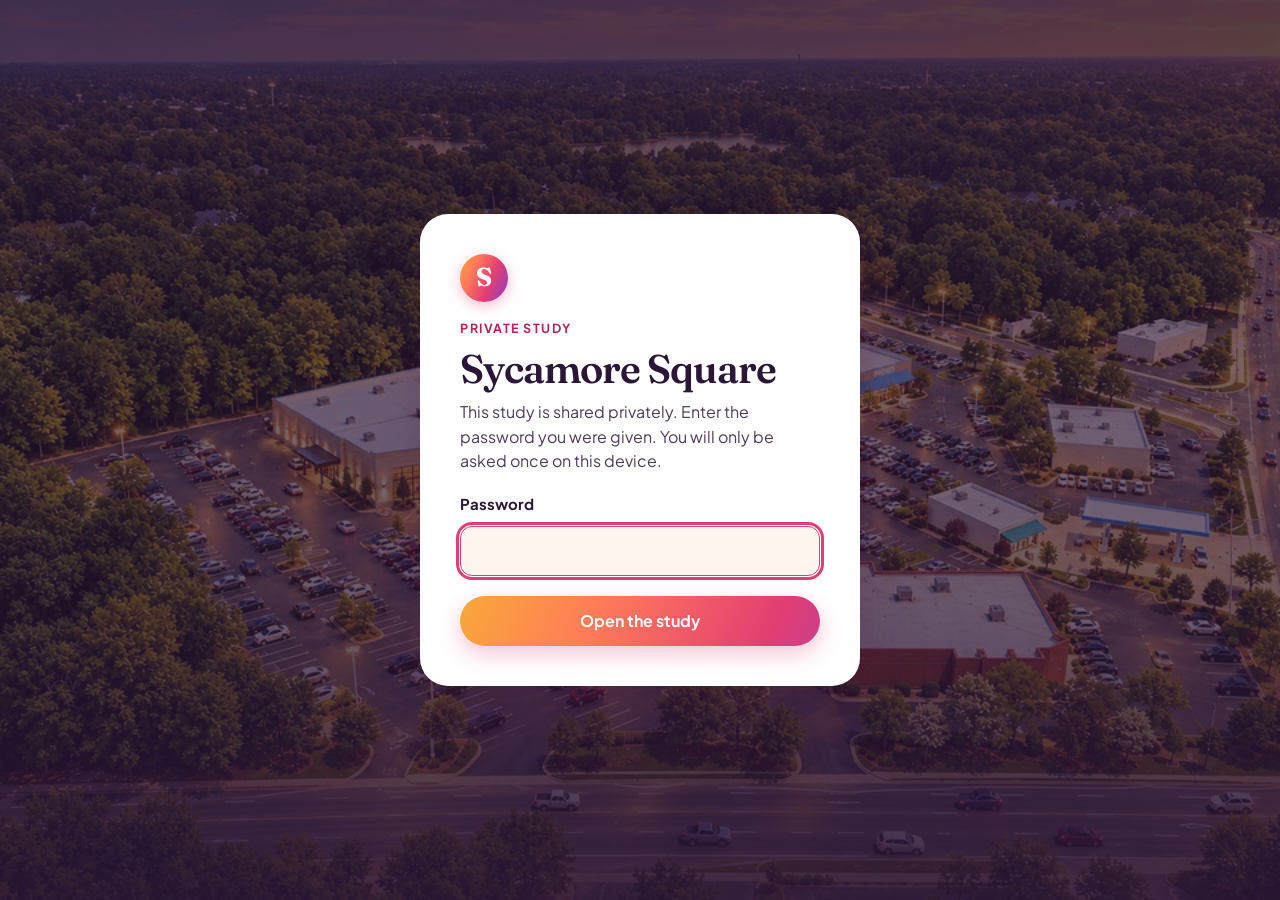
<file: index.html>
<!DOCTYPE html>
<html lang="en" class="no-js">
<head>
  <meta charset="utf-8">
  <meta name="viewport" content="width=device-width, initial-scale=1">
  <title>Sycamore Square — Redevelopment Study</title>
  <meta name="description" content="A 127,634 SF building on about 11.7 acres in northeast Memphis, planned as a wedding and event destination with family entertainment, retail and a fuel pad.">
  <meta name="robots" content="noindex,nofollow">
  <meta name="theme-color" content="#FFF7EF">
  <meta property="og:type" content="website">
  <meta property="og:title" content="Sycamore Square — Redevelopment Study">
  <meta property="og:description" content="A 127,634 SF building on 11.72 acres in northeast Memphis, planned as a wedding and event destination with family entertainment and retail.">
  <meta property="og:image" content="https://aimenalt.github.io/sycamore-square/assets/img/hero-aerial-1600.jpg">
  <meta property="og:image:width" content="1600">
  <meta property="og:image:height" content="900">
  <meta property="og:url" content="https://aimenalt.github.io/sycamore-square/">
  <meta name="twitter:card" content="summary_large_image">
  <link rel="icon" href="assets/img/favicon.svg" type="image/svg+xml">
  <link rel="preconnect" href="https://fonts.googleapis.com">
  <link rel="preconnect" href="https://fonts.gstatic.com" crossorigin>
  <link rel="preload" as="style" href="https://fonts.googleapis.com/css2?family=Fraunces:opsz,wght@9..144,500..700&amp;family=Plus+Jakarta+Sans:wght@400..800&amp;display=swap">
  <link rel="stylesheet" href="https://fonts.googleapis.com/css2?family=Fraunces:opsz,wght@9..144,500..700&amp;family=Plus+Jakarta+Sans:wght@400..800&amp;display=swap" media="print" onload="this.media='all'">
  <noscript><link rel="stylesheet" href="https://fonts.googleapis.com/css2?family=Fraunces:opsz,wght@9..144,500..700&amp;family=Plus+Jakarta+Sans:wght@400..800&amp;display=swap"></noscript>
  <link rel="preload" as="image" href="assets/img/hero-aerial-1600.jpg" imagesrcset="assets/img/hero-aerial-800.jpg 800w, assets/img/hero-aerial-1200.jpg 1200w, assets/img/hero-aerial-1600.jpg 1600w" imagesizes="100vw">
  <link rel="stylesheet" href="assets/css/styles.css">
  <script>document.documentElement.className = 'js';</script>
  <script src="assets/js/gate-head.js"></script>
  <script src="assets/js/main.js" defer></script>
  <script src="assets/js/gate.js" defer></script>
</head>
<body class="landing-page">
  <a class="skip-link" href="#main">Skip to content</a>

  <header class="site-header">
    <div class="header-inner">
      <a class="wordmark" href="index.html"><span class="wordmark-mark" aria-hidden="true">S</span><span class="wordmark-text">Sycamore Square</span><span class="visually-hidden"> (home)</span></a>
      <nav class="page-nav" aria-label="Pages">
        <ul class="page-list">
          <li><a href="index.html" class="page-home" aria-current="page"><svg class="page-home-icon" viewBox="0 0 24 24" width="20" height="20" aria-hidden="true" focusable="false"><path d="M3.5 10.6 12 3.5l8.5 7.1V20a1 1 0 0 1-1 1h-5v-6.2h-5V21h-5a1 1 0 0 1-1-1v-9.4Z" fill="currentColor"/></svg><span class="page-home-label">Home</span></a></li>
          <li><a href="overview.html">Overview</a></li>
          <li><a href="legal.html">Legal<span class="page-long"> findings</span></a></li>
          <li><a href="feasibility.html">Feasibility</a></li>
          <li><a href="auction.html"><span class="page-short">Auction</span><span class="page-full">Before the auction</span></a></li>
        </ul>
      </nav>
      <a class="header-cta" href="overview.html#documents"><svg viewBox="0 0 24 24" width="18" height="18" aria-hidden="true" focusable="false"><path d="M6 2h8l6 6v12a2 2 0 0 1-2 2H6a2 2 0 0 1-2-2V4a2 2 0 0 1 2-2Zm7 1.5V9h5.5L13 3.5ZM8 13v2h8v-2H8Zm0 4v2h5v-2H8Z" fill="currentColor"/></svg>Documents</a>
    </div>
  </header>

  <main id="main" tabindex="-1">

    <!-- FRONT DOOR -->
    <section id="top" class="landing-hero" aria-labelledby="landing-title">
      <figure class="landing-figure">
        <img class="landing-bg" src="assets/img/hero-aerial-1600.jpg" srcset="assets/img/hero-aerial-800.jpg 800w, assets/img/hero-aerial-1200.jpg 1200w, assets/img/hero-aerial-1600.jpg 1600w" sizes="100vw" width="1600" height="900" fetchpriority="high" decoding="async" alt="AI-generated concept image of Sycamore Square from above Summer Avenue at golden hour: the event halls at the south end with their EVENT HALLS entrance, the indoor playground in the middle, the shops at the north end, the parking field, and the new fuel canopy and convenience store on the corner">
        <figcaption class="landing-caption">AI-generated concept image based on the R4.2 3D model, not a photograph.</figcaption>
      </figure>
      <div class="wrap landing-inner">
        <p class="eyebrow landing-eyebrow">REDEVELOPMENT STUDY · OCTOBER 2026</p>
        <h1 id="landing-title">Sycamore Square</h1>
        <p class="landing-lead">A 127,634 SF building on about 11.7 acres in northeast Memphis, planned as a wedding and event destination with family entertainment, retail and a fuel pad.</p>
        <p class="landing-address">1699–1735 Sycamore View Rd · 5800 &amp; 5810 Summer Ave · Memphis, TN 38134</p>
      </div>
    </section>

    <!-- FOUR CHOICES -->
    <section class="landing-choices" aria-labelledby="choices-title">
      <div class="wrap">
        <h2 id="choices-title" class="visually-hidden">Where to start</h2>
        <ul class="choice-grid">
          <li>
            <a class="choice-card" href="overview.html">
              <span class="choice-icon" aria-hidden="true"><svg viewBox="0 0 24 24" width="26" height="26" focusable="false"><path d="M9 4 3.5 6v14L9 18l6 2 5.5-2V4L15 6 9 4Zm0 0v14m6-12v14" fill="none" stroke="currentColor" stroke-width="2" stroke-linejoin="round"/></svg></span>
              <span class="choice-title">Overview</span>
              <span class="choice-desc">The site, the plan for Hall A and Hall B, the 3D model, fuel options and every document.</span>
              <span class="choice-go" aria-hidden="true">Open<svg viewBox="0 0 24 24" width="18" height="18" focusable="false"><path d="M5 12h13m-5-5 5 5-5 5" fill="none" stroke="currentColor" stroke-width="2.2" stroke-linecap="round" stroke-linejoin="round"/></svg></span>
            </a>
          </li>
          <li>
            <a class="choice-card" href="legal.html">
              <span class="choice-icon" aria-hidden="true"><svg viewBox="0 0 24 24" width="26" height="26" focusable="false"><path d="M12 3v18M7 21h10M4 8h16M6.5 8 3.5 14a3 3 0 0 0 6 0L6.5 8Zm11 0-3 6a3 3 0 0 0 6 0l-3-6ZM12 3.5 9.5 5h5L12 3.5Z" fill="none" stroke="currentColor" stroke-width="2" stroke-linecap="round" stroke-linejoin="round"/></svg></span>
              <span class="choice-title">Legal findings</span>
              <span class="choice-desc">Zoning, flood, parcels and approvals: what the public record says and what is still open.</span>
              <span class="choice-go" aria-hidden="true">Open<svg viewBox="0 0 24 24" width="18" height="18" focusable="false"><path d="M5 12h13m-5-5 5 5-5 5" fill="none" stroke="currentColor" stroke-width="2.2" stroke-linecap="round" stroke-linejoin="round"/></svg></span>
            </a>
          </li>
          <li>
            <a class="choice-card" href="feasibility.html">
              <span class="choice-icon" aria-hidden="true"><svg viewBox="0 0 24 24" width="26" height="26" focusable="false"><path d="M4 20h16M7 16v-5m5 5V7m5 9v-8" fill="none" stroke="currentColor" stroke-width="2.2" stroke-linecap="round"/></svg></span>
              <span class="choice-title">Feasibility</span>
              <span class="choice-desc">Five ways to use the building: what each costs to build, earns each year and how long it takes to earn back.</span>
              <span class="choice-go" aria-hidden="true">Open<svg viewBox="0 0 24 24" width="18" height="18" focusable="false"><path d="M5 12h13m-5-5 5 5-5 5" fill="none" stroke="currentColor" stroke-width="2.2" stroke-linecap="round" stroke-linejoin="round"/></svg></span>
            </a>
          </li>
          <li>
            <a class="choice-card" href="auction.html">
              <span class="choice-icon" aria-hidden="true"><svg viewBox="0 0 24 24" width="26" height="26" focusable="false"><path d="M4 7a2 2 0 0 1 2-2h12a2 2 0 0 1 2 2v12a2 2 0 0 1-2 2H6a2 2 0 0 1-2-2V7Zm0 3h16M8 3v4m8-4v4m-7 8 2 2 4-4" fill="none" stroke="currentColor" stroke-width="2" stroke-linecap="round" stroke-linejoin="round"/></svg></span>
              <span class="choice-title">Before and during the auction</span>
              <span class="choice-desc">What to find out now, which inspections to book, and what to watch on 2–4 November.</span>
              <span class="choice-go" aria-hidden="true">Open<svg viewBox="0 0 24 24" width="18" height="18" focusable="false"><path d="M5 12h13m-5-5 5 5-5 5" fill="none" stroke="currentColor" stroke-width="2.2" stroke-linecap="round" stroke-linejoin="round"/></svg></span>
            </a>
          </li>
        </ul>

        <section class="send-tier" id="send" aria-labelledby="send-title">
          <div class="send-head">
            <p class="eyebrow">WHAT TO SEND TO WHOM</p>
            <h2 id="send-title">The four sets that were asked for</h2>
            <p>Each set names the files to send for the buying group. Correspondence the group writes itself is marked.</p>
          </div>
          <ul class="send-sets">
            <li>
              <div class="status-card send-card">
                <h3>Engineering firm</h3>
                <p>To submit to an engineering firm to confirm the plans. The engineers document the building’s existing condition at their own site visit.</p>
                <ul class="bullets">
                <li><a href="docs/Sycamore_Square_Engineering_and_City_PreApplication_Package.pdf">Engineering and City pre-application package</a></li>
                <li><a href="docs/Sycamore_Square_Master_Plan_R4.2.pdf">Master plan set, R4.2</a></li>
                <li><a href="docs/Sycamore_Square_Alternative_Layout_Halls_North.pdf">Alternative layout: halls north, stores south</a></li>
                <li><a href="docs/Sycamore_Square_Georeferenced_R4.2.dxf">Georeferenced CAD base (DXF)</a></li>
                <li><a href="docs/Sycamore_Square_Column_Removal_Research.pdf">Removing the hall columns</a> (for the structural engineer)</li>
                <li><a href="docs/Sycamore_Square_1997_Sitel_Plans_A2.1_A2.2.pdf">1997 Sitel tenant plans, A2.1 and A2.2</a></li>
                <li>A cover letter with contacts, building access and the 2–4 Nov auction deadline <span class="send-own">(correspondence from the buying group; not on this site)</span></li>
                </ul>
              </div>
            </li>
            <li>
              <div class="status-card send-card">
                <h3>City meeting</h3>
                <p>For a meeting with the City to verify everything: zoning, flood, drainage, fire and the approval route.</p>
                <ul class="bullets">
                <li><a href="docs/Sycamore_Square_Engineering_and_City_PreApplication_Package.pdf">Engineering and City pre-application package</a>, printed</li>
                <li><a href="docs/Sycamore_Square_Master_Plan_R4.2.pdf">Master plan set, R4.2</a>, printed at 36 × 24 in</li>
                <li><a href="docs/Sycamore_Square_Alternative_Layout_Halls_North.pdf">Alternative layout: halls north, stores south</a></li>
                <li><a href="docs/Sycamore_Square_Georeferenced_R4.2.dxf">Georeferenced CAD base (DXF)</a>, sent a week ahead</li>
                <li>The meeting request to the Division of Planning and Development <span class="send-own">(correspondence from the buying group; not on this site)</span></li>
                </ul>
                <p class="send-leave"><strong>Leave out the Legal and regulatory findings.</strong> It is the buying group’s own due-diligence memo; every question it raises for the City is already in the package.</p>
              </div>
            </li>
            <li>
              <div class="status-card send-card">
                <h3>Investors: landlord case</h3>
                <p>The numbers for investors with the buying group as landlord, not operator: every space leased out.</p>
                <ul class="bullets">
                <li><a href="docs/Sycamore_Square_Feasibility_Landlord_View.pdf">Landlord view: lease everything</a></li>
                <li><a href="docs/Sycamore_Square_Master_Plan_R4.2.pdf">Master plan set, R4.2</a> (sheet C-2 shows the site)</li>
                <li><a href="docs/Sycamore_Square_Legal_and_Regulatory_Findings.pdf">Legal and regulatory findings</a> (zoning, flood, parcels)</li>
                </ul>
              </div>
            </li>
            <li>
              <div class="status-card send-card">
                <h3>Investors: owner-run case</h3>
                <p>The numbers with the buying group as operator, for each part. Send the two studies together.</p>
                <ul class="bullets">
                <li><a href="docs/Sycamore_Square_Feasibility_Operator_View.pdf">Operator view: the owner-run project and each business</a></li>
                <li><a href="docs/Sycamore_Square_Options_Compared.pdf">Development options compared</a></li>
                <li><a href="docs/Sycamore_Square_Master_Plan_R4.2.pdf">Master plan set, R4.2</a> (sheet C-2 shows the site)</li>
                <li><a href="docs/Sycamore_Square_Legal_and_Regulatory_Findings.pdf">Legal and regulatory findings</a> (zoning, flood, parcels)</li>
                </ul>
              </div>
            </li>
          </ul>
        </section>
        <p class="landing-links"><a href="overview.html#documents">Every document (PDF)</a><span aria-hidden="true"> · </span><a href="docs/Sycamore_Square_All_PDFs_R4.3.zip" download>Download all PDFs (ZIP)</a></p>
      </div>
    </section>
  </main>

  <footer class="site-footer">
    <div class="wrap">
      <p class="footer-mark">SYCAMORE SQUARE</p>
      <p>Conceptual planning study from public records and desk research. Not for construction, permits or conveyance, and not an offer of securities.</p>
    </div>
  </footer>
</body>
</html>
</file>
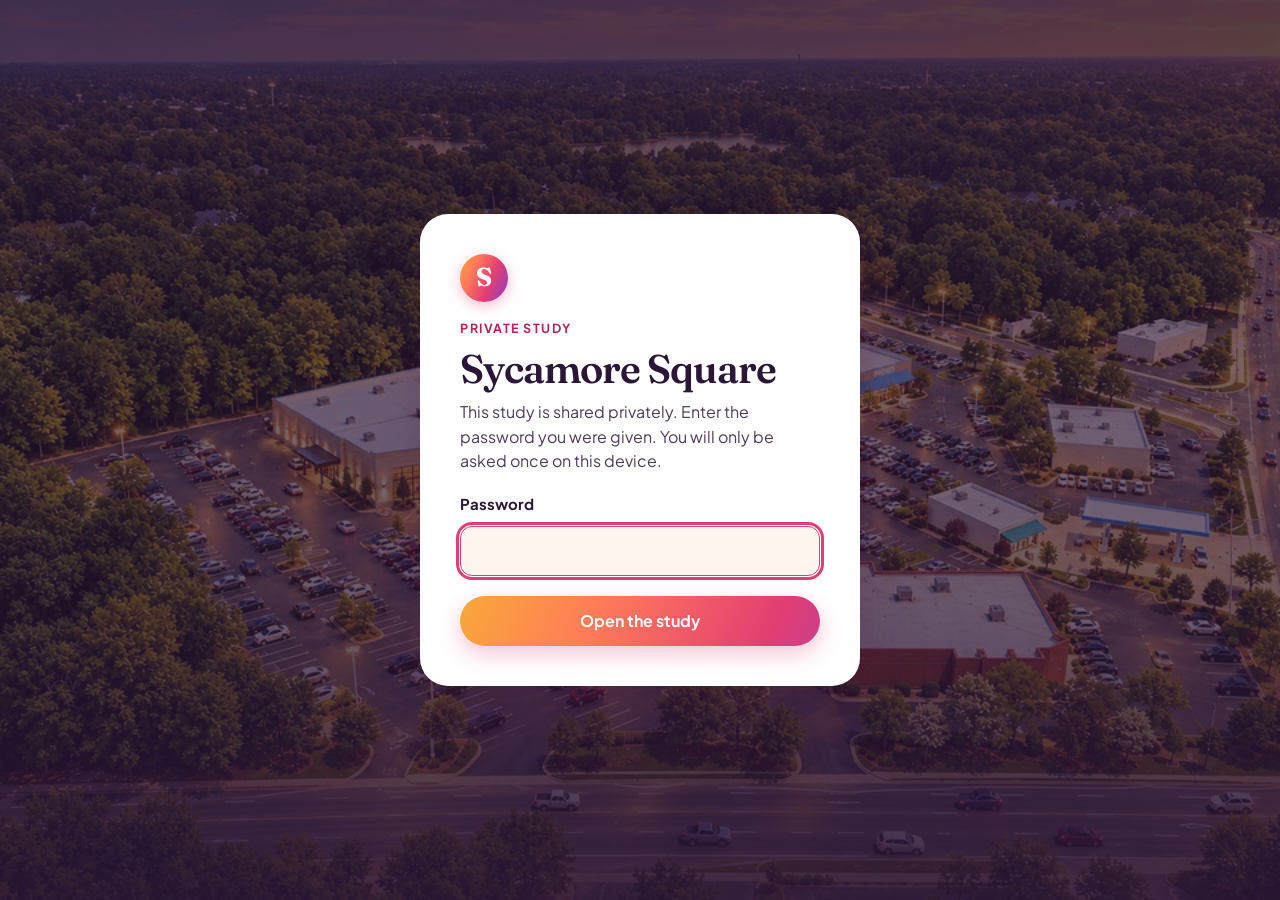
<file: auction.html>
<!DOCTYPE html>
<html lang="en" class="no-js">
<head>
  <meta charset="utf-8">
  <meta name="viewport" content="width=device-width, initial-scale=1">
  <title>Sycamore Square — Before and during the auction</title>
  <meta name="description" content="What to check before bidding on Sycamore Square: four questions that decide the plan, inspections to book, questions for the City and what to watch on the auction days.">
  <meta name="robots" content="noindex,nofollow">
  <meta name="theme-color" content="#FFF7EF">
  <meta property="og:type" content="article">
  <meta property="og:title" content="Sycamore Square — Before and during the auction">
  <meta property="og:description" content="What to check before bidding: the questions, inspections and auction-day steps.">
  <meta property="og:image" content="https://aimenalt.github.io/sycamore-square/assets/img/site-plan.jpg">
  <meta property="og:url" content="https://aimenalt.github.io/sycamore-square/auction.html">
  <link rel="icon" href="assets/img/favicon.svg" type="image/svg+xml">
  <link rel="preconnect" href="https://fonts.googleapis.com">
  <link rel="preconnect" href="https://fonts.gstatic.com" crossorigin>
  <link rel="preload" as="style" href="https://fonts.googleapis.com/css2?family=Fraunces:opsz,wght@9..144,500..700&amp;family=Plus+Jakarta+Sans:wght@400..800&amp;display=swap">
  <link rel="stylesheet" href="https://fonts.googleapis.com/css2?family=Fraunces:opsz,wght@9..144,500..700&amp;family=Plus+Jakarta+Sans:wght@400..800&amp;display=swap" media="print" onload="this.media='all'">
  <noscript><link rel="stylesheet" href="https://fonts.googleapis.com/css2?family=Fraunces:opsz,wght@9..144,500..700&amp;family=Plus+Jakarta+Sans:wght@400..800&amp;display=swap"></noscript>
  <link rel="stylesheet" href="assets/css/styles.css">
  <script>document.documentElement.className = 'js';</script>
  <script src="assets/js/gate-head.js"></script>
  <script src="assets/js/main.js" defer></script>
  <script src="assets/js/gate.js" defer></script>
</head>
<body class="auction-page">
  <a class="skip-link" href="#main">Skip to content</a>

  <header class="site-header">
    <div class="header-inner">
      <a class="wordmark" href="index.html"><span class="wordmark-mark" aria-hidden="true">S</span><span class="wordmark-text">Sycamore Square</span><span class="visually-hidden"> (home)</span></a>
      <nav class="page-nav" aria-label="Pages">
        <ul class="page-list">
          <li><a href="index.html" class="page-home"><svg class="page-home-icon" viewBox="0 0 24 24" width="20" height="20" aria-hidden="true" focusable="false"><path d="M3.5 10.6 12 3.5l8.5 7.1V20a1 1 0 0 1-1 1h-5v-6.2h-5V21h-5a1 1 0 0 1-1-1v-9.4Z" fill="currentColor"/></svg><span class="page-home-label">Home</span></a></li>
          <li><a href="overview.html">Overview</a></li>
          <li><a href="legal.html">Legal<span class="page-long"> findings</span></a></li>
          <li><a href="feasibility.html">Feasibility</a></li>
          <li><a href="auction.html" aria-current="page"><span class="page-short">Auction</span><span class="page-full">Before the auction</span></a></li>
        </ul>
      </nav>
      <a class="header-cta" href="overview.html#documents"><svg viewBox="0 0 24 24" width="18" height="18" aria-hidden="true" focusable="false"><path d="M6 2h8l6 6v12a2 2 0 0 1-2 2H6a2 2 0 0 1-2-2V4a2 2 0 0 1 2-2Zm7 1.5V9h5.5L13 3.5ZM8 13v2h8v-2H8Zm0 4v2h5v-2H8Z" fill="currentColor"/></svg>Documents</a>
    </div>
    <nav class="site-nav" aria-label="On this page">
      <div class="site-nav-inner">
        <button type="button" class="section-toggle" aria-expanded="false" aria-controls="section-menu"><span class="section-toggle-label">On this page</span><span class="section-current">Start</span><span class="section-all">All sections<span class="section-chevron" aria-hidden="true"><svg viewBox="0 0 24 24" width="18" height="18" focusable="false"><path d="m6 9 6 6 6-6" fill="none" stroke="currentColor" stroke-width="2.4" stroke-linecap="round" stroke-linejoin="round"/></svg></span></span></button>
        <div class="section-menu" id="section-menu">
          <ul class="nav-list">
            <li><a href="#questions">Four questions</a></li>
            <li><a href="#inspections">Inspections</a></li>
            <li><a href="#city">City questions</a></li>
            <li><a href="#checks">Demand and cost</a></li>
            <li><a href="#auction-days">Auction days</a></li>
            <li><a href="#red-flags">Red flags</a></li>
            <li><a href="#two-weeks">Two weeks out</a></li>
          </ul>
        </div>
      </div>
      <div class="read-progress" aria-hidden="true"><span class="read-progress-bar"></span></div>
    </nav>
  </header>

  <main id="main" tabindex="-1">

    <!-- HEADER -->
    <section id="top" class="band band-navy hero legal-hero" aria-labelledby="auction-title">
      <div class="wrap">
        <p class="eyebrow">BEFORE AND DURING THE AUCTION · OCTOBER 2026</p>
        <h1 id="auction-title">What to check before bidding</h1>
        <p class="lead hero-lead">The property sells by online auction on 2–4 November 2026. It sells as-is, with a 10% deposit and about a 30-day close, and the auction terms give no right to back out after checking. Anything that could change the plan has to be answered before bidding. This page lists what to find out first, which inspections to book, what to ask the City, and what to watch on the auction days.</p>
        <p class="hero-note">A checklist from public records and desk research, not legal, engineering or investment advice. Details and sources are on the <a href="legal.html">Legal findings</a> and <a href="feasibility.html">Feasibility</a> pages and in the <a href="docs/Sycamore_Square_Engineering_and_City_PreApplication_Package.pdf">Engineering and City package (PDF)</a>.</p>
      </div>
    </section>

    <!-- 01 · FOUR QUESTIONS -->
    <section id="questions" class="band band-ground" aria-labelledby="questions-title">
      <div class="wrap">
        <header class="section-head">
          <p class="eyebrow">01</p>
          <h2 id="questions-title">Four questions that decide the plan</h2>
          <p class="lead">Answer these first. A wrong answer on any of them changes the plan or the price that makes sense.</p>
        </header>
        <div class="standouts auction-questions">
          <article class="standout auction-question" aria-labelledby="q-1">
            <p class="standout-tag">1</p>
            <h3 id="q-1">Is the floor above the flood level?</h3>
            <p>Most likely yes. About 74% of the building is inside FEMA&#x27;s 100-year flood zone, but laser elevation data puts the ground at 250–252 ft along about 85% of the walls: 2–4 ft above the 248 ft flood level and at or above the City&#x27;s 250 ft floor rule. The only low ground (247.7–248.8 ft) is at the rear truck docks, which are normally built lower than the floor. If the survey confirms the floor at 250 ft or higher, the flood rules mean mostly materials work in the dock area (about $0.3M, already budgeted), and flood insurance is already in the yearly costs. Only a floor below 250 ft would raise costs much.</p>
            <p class="auction-check"><strong>Check:</strong> surveyor&#x27;s elevation certificate and boundary survey.</p>
          </article>
          <article class="standout auction-question" aria-labelledby="q-2">
            <p class="standout-tag">2</p>
            <h3 id="q-2">Does the zoning allow every planned use?</h3>
            <p>Three of the four parcels are zoned CMU-3 (commercial mixed use). No source yet confirms that event halls, fuel sales or supervised childcare (the playground&#x27;s private zone) are allowed there, and the frontage parcel&#x27;s zoning needs confirming.</p>
            <p class="auction-check"><strong>Check:</strong> a zoning verification letter from the City for every use and parcel.</p>
          </article>
          <article class="standout auction-question" aria-labelledby="q-3">
            <p class="standout-tag">3</p>
            <h3 id="q-3">Can the two middle columns in each hall come out, and does the earthquake code apply?</h3>
            <p>The plan removes 4 roof columns and adds steel beams, and puts a movable wall in each main room. If the large rooms together hold more than 2,500 people, the building code can require earthquake strengthening of the whole building; capping each hall&#x27;s posted capacity is the likely fix.</p>
            <p class="auction-check"><strong>Check:</strong> a one-day structural engineer&#x27;s walkthrough.</p>
          </article>
          <article class="standout auction-question" aria-labelledby="q-4">
            <p class="standout-tag">4</p>
            <h3 id="q-4">Is everything the plan needs in the sale?</h3>
            <p>The plan uses four parcels: 088066 00027, 00020, 00021 and 00024. The frontage and 5810 Summer are also marketed on their own, and the broker&#x27;s site line crosses a neighbor&#x27;s lot.</p>
            <p class="auction-check"><strong>Check:</strong> a title report, recorded plats, easements and any shared access or parking agreements.</p>
          </article>
        </div>
      </div>
    </section>

    <!-- 02 · INSPECTIONS -->
    <section id="inspections" class="band band-white" aria-labelledby="inspections-title">
      <div class="wrap">
        <header class="section-head">
          <p class="eyebrow">02</p>
          <h2 id="inspections-title">Inspections to book now</h2>
          <p class="lead">Reports such as the survey and the Phase I can take two to three weeks; ask for rush delivery.</p>
        </header>
        <div class="table-card">
          <table class="risk-table stack-table auction-table">
            <caption class="visually-hidden">Inspections to book now</caption>
            <thead>
              <tr><th scope="col">Inspection</th><th scope="col">What it answers</th><th scope="col">Who does it</th></tr>
            </thead>
            <tbody>
              <tr><th scope="row">Boundary and topographic survey (ALTA)</th><td data-label="What it answers">Acreage (11.72 ac on the assessor&#x27;s records, 11.88 on the county map), the frontage line, easements, the real parking count</td><td data-label="Who does it">Licensed surveyor</td></tr>
              <tr><th scope="row">Elevation certificate</th><td data-label="What it answers">Floor and lowest ground against the 248 ft flood level; whether FEMA could take the building off the flood map by letter (LOMA)</td><td data-label="Who does it">Licensed surveyor</td></tr>
              <tr><th scope="row">Structural walkthrough</th><td data-label="What it answers">Roof framing, the 4 hall columns and their footings, clear height under new beams, roof ponding, support for the movable walls, the earthquake-code question</td><td data-label="Who does it">Structural engineer</td></tr>
              <tr><th scope="row">Roof inspection with core samples</th><td data-label="What it answers">Repair and coat, or replace; drainage</td><td data-label="Who does it">Commercial roofer</td></tr>
              <tr><th scope="row">Rooftop heating and cooling units</th><td data-label="What it answers">Age, condition and size; what large crowds in the halls need</td><td data-label="Who does it">HVAC contractor</td></tr>
              <tr><th scope="row">Fire sprinklers and fire alarm</th><td data-label="What it answers">Whether the system covers event use; voice evacuation for large crowds</td><td data-label="Who does it">Fire-protection contractor</td></tr>
              <tr><th scope="row">Electrical service</th><td data-label="What it answers">Capacity for two commercial kitchens and event lighting</td><td data-label="Who does it">Electrician</td></tr>
              <tr><th scope="row">Plumbing and sewer</th><td data-label="What it answers">Camera of the sewer line, grease-trap location, restroom capacity</td><td data-label="Who does it">Plumber</td></tr>
              <tr><th scope="row">Parking lot</th><td data-label="What it answers">Patch, reseal and restripe, or repave; lighting</td><td data-label="Who does it">Paving contractor</td></tr>
              <tr><th scope="row">Phase I environmental report</th><td data-label="What it answers">Past contamination, including the former oil-change shop on the frontage (done to ASTM E1527-21)</td><td data-label="Who does it">Environmental consultant</td></tr>
              <tr><th scope="row">Asbestos survey</th><td data-label="What it answers">Required before renovating a commercial building; affects demolition cost and schedule</td><td data-label="Who does it">Licensed asbestos inspector</td></tr>
            </tbody>
          </table>
        </div>
      </div>
    </section>

    <!-- 03 · CITY -->
    <section id="city" class="band band-ground" aria-labelledby="city-title">
      <div class="wrap">
        <header class="section-head">
          <p class="eyebrow">03</p>
          <h2 id="city-title">Questions for the City</h2>
          <p class="lead">Ask for one pre-application meeting with planning, the floodplain administrator, fire and building staff.</p>
        </header>
        <ul class="bullets auction-list">
          <li>Are event halls, indoor recreation, supervised childcare and fuel sales allowed on each parcel, and what approvals do they need?</li>
          <li>How is the 50% flood rule measured for this building, and does the Fletcher Creek Overlay apply?</li>
          <li>What capacities, exits and restrooms do the halls need, and does the earthquake code apply to the new use?</li>
          <li>How is event parking counted, and can lots be shared between uses?</li>
          <li>How does the Summer Avenue widening (TDOT, mid-2025 to mid-2028) affect the driveways?</li>
        </ul>
      </div>
    </section>

    <!-- 04 · DEMAND AND COST -->
    <section id="checks" class="band band-white" aria-labelledby="checks-title">
      <div class="wrap">
        <header class="section-head">
          <p class="eyebrow">04</p>
          <h2 id="checks-title">Demand and cost checks</h2>
        </header>
        <ul class="bullets auction-list">
          <li>Line up early interest from caterers, wedding planners and quinceañera, church, corporate and community organizers.</li>
          <li>Get trade quotes for the biggest items: roof, rooftop units, column removal, the movable walls and the kitchens.</li>
          <li>Talk to fuel companies and an indoor-playground operator about their terms.</li>
          <li>Confirm opening hall rates against comparable Memphis halls (see Feasibility).</li>
        </ul>
      </div>
    </section>

    <!-- 05 · AUCTION DAYS -->
    <section id="auction-days" class="band band-ground" aria-labelledby="auction-days-title">
      <div class="wrap">
        <header class="section-head">
          <p class="eyebrow">05</p>
          <h2 id="auction-days-title">On the auction days</h2>
        </header>
        <ol class="steps checklist">
          <li><span class="check-box" aria-hidden="true"></span><span class="step-num" aria-hidden="true">01</span><span>Read the purchase agreement and auction terms before registering. They are not negotiable, and the sale is as-is.</span></li>
          <li><span class="check-box" aria-hidden="true"></span><span class="step-num" aria-hidden="true">02</span><span>Confirm exactly which parcels are in the lot being bid on.</span></li>
          <li><span class="check-box" aria-hidden="true"></span><span class="step-num" aria-hidden="true">03</span><span>Have the 10% deposit and the plan for closing about 30 days later ready before bidding.</span></li>
          <li><span class="check-box" aria-hidden="true"></span><span class="step-num" aria-hidden="true">04</span><span>Agree the group&#x27;s limits before the auction opens, and keep to them.</span></li>
          <li><span class="check-box" aria-hidden="true"></span><span class="step-num" aria-hidden="true">05</span><span>After the sale there is no inspection period: anything not checked becomes the buyer&#x27;s risk.</span></li>
        </ol>
      </div>
    </section>

    <!-- 06 · RED FLAGS -->
    <section id="red-flags" class="band band-white" aria-labelledby="red-flags-title">
      <div class="wrap">
        <header class="section-head">
          <p class="eyebrow">06</p>
          <h2 id="red-flags-title">Red flags that would change the plan</h2>
        </header>
        <div class="status-card status-open auction-flags">
          <ul class="bullets">
          <li>The floor is below 250 ft and there is no practical fix.</li>
          <li>The zoning does not allow event halls on the main parcel.</li>
          <li>The structural answer makes the column removal far more expensive, or the earthquake code applies to the whole building.</li>
          <li>A title problem with any of the four parcels or the shared access.</li>
          <li>Contamination under the former oil-change shop.</li>
          </ul>
        </div>
      </div>
    </section>

    <!-- 07 · TWO WEEKS -->
    <section id="two-weeks" class="band band-ground" aria-labelledby="two-weeks-title">
      <div class="wrap">
        <header class="section-head">
          <p class="eyebrow">07</p>
          <h2 id="two-weeks-title">Two weeks to the auction</h2>
        </header>
        <ol class="steps auction-timeline">
          <li><span class="auction-when">This week</span><span>order the survey, the elevation certificate, title and the Phase I; book the structural walkthrough and the trade inspections; ask the City for the meeting.</span></li>
          <li><span class="auction-when">Next week</span><span>collect the reports, trade quotes and City answers, and update the feasibility numbers.</span></li>
          <li><span class="auction-when">2–4 November</span><span>bid only if the four questions above have good answers.</span></li>
        </ol>
        <p class="button-row auction-links">
          <a class="button" href="legal.html">Legal findings</a>
          <a class="button button-quiet" href="feasibility.html">Feasibility</a>
          <a class="button button-quiet" href="docs/Sycamore_Square_Engineering_and_City_PreApplication_Package.pdf"><svg viewBox="0 0 24 24" width="18" height="18" aria-hidden="true" focusable="false"><path d="M6 2h8l6 6v12a2 2 0 0 1-2 2H6a2 2 0 0 1-2-2V4a2 2 0 0 1 2-2Zm7 1.5V9h5.5L13 3.5ZM8 13v2h8v-2H8Zm0 4v2h5v-2H8Z" fill="currentColor"/></svg>Engineering and City package</a>
          <a class="button button-quiet" href="overview.html">Overview</a>
        </p>
      </div>
    </section>
  </main>

  <footer class="site-footer">
    <div class="wrap">
      <p class="footer-mark">SYCAMORE SQUARE</p>
      <p>A checklist from public records and desk research, October 2026. Not legal, engineering or investment advice, and not an offer of securities.</p>
      <p><a class="footer-back" href="overview.html">← Back to the overview</a></p>
    </div>
  </footer>

  <button type="button" class="to-top" aria-label="Back to top" hidden>
    <svg viewBox="0 0 24 24" width="20" height="20" aria-hidden="true" focusable="false"><path d="M12 5 4 13l1.4 1.4L11 8.8V20h2V8.8l5.6 5.6L20 13z" fill="currentColor"/></svg>
  </button>
</body>
</html>
</file>
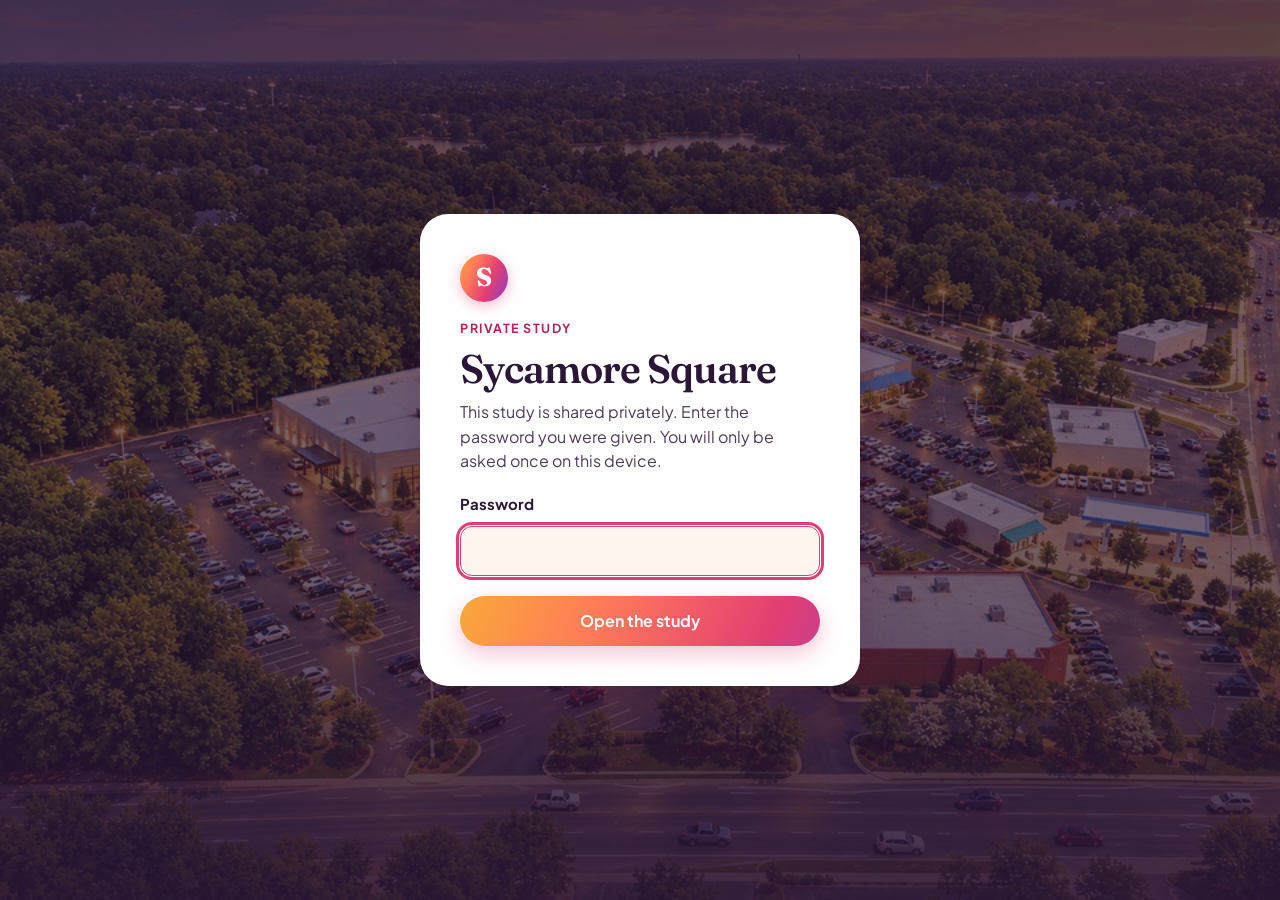
<file: feasibility.html>
<!DOCTYPE html>
<html lang="en" class="no-js">
<head>
  <meta charset="utf-8">
  <meta name="viewport" content="width=device-width, initial-scale=1">
  <title>Sycamore Square — Feasibility</title>
  <meta name="description" content="Five ways to use the Sycamore Square building: what each costs to build, what it makes each year and how long it takes to earn the money back, including buying the property at an assumed $3.0M plus fees and closing.">
  <meta name="robots" content="noindex,nofollow">
  <meta name="theme-color" content="#FFF7EF">
  <meta property="og:type" content="article">
  <meta property="og:title" content="Sycamore Square — Feasibility">
  <meta property="og:description" content="What each plan costs to build, what it makes each year and how long it takes to earn the money back.">
  <meta property="og:image" content="https://aimenalt.github.io/sycamore-square/assets/img/site-plan.jpg">
  <meta property="og:url" content="https://aimenalt.github.io/sycamore-square/feasibility.html">
  <link rel="icon" href="assets/img/favicon.svg" type="image/svg+xml">
  <link rel="preconnect" href="https://fonts.googleapis.com">
  <link rel="preconnect" href="https://fonts.gstatic.com" crossorigin>
  <link rel="preload" as="style" href="https://fonts.googleapis.com/css2?family=Fraunces:opsz,wght@9..144,500..700&amp;family=Plus+Jakarta+Sans:wght@400..800&amp;display=swap">
  <link rel="stylesheet" href="https://fonts.googleapis.com/css2?family=Fraunces:opsz,wght@9..144,500..700&amp;family=Plus+Jakarta+Sans:wght@400..800&amp;display=swap" media="print" onload="this.media='all'">
  <noscript><link rel="stylesheet" href="https://fonts.googleapis.com/css2?family=Fraunces:opsz,wght@9..144,500..700&amp;family=Plus+Jakarta+Sans:wght@400..800&amp;display=swap"></noscript>
  <link rel="preload" href="assets/feasibility.json" as="fetch" type="application/json" crossorigin>
  <link rel="stylesheet" href="assets/css/styles.css">
  <link rel="stylesheet" href="assets/css/feasibility.css">
  <script>document.documentElement.className = 'js';</script>
  <script src="assets/js/gate-head.js"></script>
  <script src="assets/js/main.js" defer></script>
  <script src="assets/js/gate.js" defer></script>
  <script src="assets/js/feasibility.js" defer></script>
</head>
<body class="feas-page">
  <a class="skip-link" href="#main">Skip to content</a>

  <header class="site-header">
    <div class="header-inner">
      <a class="wordmark" href="index.html"><span class="wordmark-mark" aria-hidden="true">S</span><span class="wordmark-text">Sycamore Square</span><span class="visually-hidden"> (home)</span></a>
      <nav class="page-nav" aria-label="Pages">
        <ul class="page-list">
          <li><a href="index.html" class="page-home"><svg class="page-home-icon" viewBox="0 0 24 24" width="20" height="20" aria-hidden="true" focusable="false"><path d="M3.5 10.6 12 3.5l8.5 7.1V20a1 1 0 0 1-1 1h-5v-6.2h-5V21h-5a1 1 0 0 1-1-1v-9.4Z" fill="currentColor"/></svg><span class="page-home-label">Home</span></a></li>
          <li><a href="overview.html">Overview</a></li>
          <li><a href="legal.html">Legal<span class="page-long"> findings</span></a></li>
          <li><a href="feasibility.html" aria-current="page">Feasibility</a></li>
          <li><a href="auction.html"><span class="page-short">Auction</span><span class="page-full">Before the auction</span></a></li>
        </ul>
      </nav>
      <a class="header-cta" href="overview.html#documents"><svg viewBox="0 0 24 24" width="18" height="18" aria-hidden="true" focusable="false"><path d="M6 2h8l6 6v12a2 2 0 0 1-2 2H6a2 2 0 0 1-2-2V4a2 2 0 0 1 2-2Zm7 1.5V9h5.5L13 3.5ZM8 13v2h8v-2H8Zm0 4v2h5v-2H8Z" fill="currentColor"/></svg>Documents</a>
    </div>
    <nav class="site-nav" aria-label="On this page">
      <div class="site-nav-inner">
        <button type="button" class="section-toggle" aria-expanded="false" aria-controls="section-menu"><span class="section-toggle-label">On this page</span><span class="section-current">Start</span><span class="section-all">All sections<span class="section-chevron" aria-hidden="true"><svg viewBox="0 0 24 24" width="18" height="18" focusable="false"><path d="m6 9 6 6 6-6" fill="none" stroke="currentColor" stroke-width="2.4" stroke-linecap="round" stroke-linejoin="round"/></svg></span></span></button>
        <div class="section-menu" id="section-menu">
          <ul class="nav-list">
            <li><a href="#plans">Five plans</a></li>
            <li data-nav="whatif" hidden><a href="#whatif">Try your numbers</a></li>
            <li data-nav="levers" hidden><a href="#levers">Ways to improve</a></li>
            <li><a href="#range">Range</a></li>
            <li><a href="#events">Events needed</a></li>
            <li><a href="#operators">Businesses</a></li>
            <li><a href="#columns">Columns</a></li>
            <li><a href="#risks">Better or worse</a></li>
            <li><a href="#unknowns">Not known yet</a></li>
            <li><a href="#sources">Sources</a></li>
            <li><a href="#downloads">Downloads</a></li>
            <li><a href="#terms">Words</a></li>
          </ul>
        </div>
      </div>
      <div class="read-progress" aria-hidden="true"><span class="read-progress-bar"></span></div>
    </nav>
  </header>

  <main id="main" tabindex="-1">

    <!-- HERO -->
    <section id="top" class="band band-navy hero feas-hero" aria-labelledby="feas-title">
      <div class="wrap">
        <p class="eyebrow">FEASIBILITY</p>
        <h1 id="feas-title">Feasibility: five ways to use the building</h1>
        <p class="lead hero-lead" id="feas-lead" data-loading>Loading the numbers…</p>
        <div class="basis-note" id="basis-note">
          <p class="basis-title">Buying the property is included</p>
          <p id="basis-text">Every number on this page includes buying the property at an assumed price of $3.0M, plus fees, closing costs, surveys and inspections.</p>
        </div>
        <ul class="feas-notes" id="feas-notes"></ul>
        <noscript><p class="hero-note">This page needs JavaScript to show the numbers. A printable summary is available under Downloads.</p></noscript>
      </div>
    </section>

    <!-- SCENARIO SWITCH -->
    <div class="scenario-bar" id="scenario-bar">
      <div class="wrap scenario-inner">
        <p class="scenario-label" id="scenario-label">Show the</p>
        <div class="segmented" role="group" aria-labelledby="scenario-label">
          <button type="button" class="seg-btn" data-scenario="worst" aria-pressed="false">Worst<span class="seg-sub"> case</span></button>
          <button type="button" class="seg-btn" data-scenario="realistic" aria-pressed="true">Average<span class="seg-sub"> case</span></button>
          <button type="button" class="seg-btn" data-scenario="best" aria-pressed="false">Best<span class="seg-sub"> case</span></button>
        </div>
        <p class="scenario-status" id="scenario-status" aria-live="polite"></p>
        <p class="scenario-def" id="scenario-def"></p>
      </div>
    </div>

    <p class="print-note" id="print-note"></p>

    <!-- 01 PLANS -->
    <section id="plans" class="band band-ground" aria-labelledby="plans-title">
      <div class="wrap">
        <header class="section-head">
          <p class="eyebrow">01 · FIVE PLANS</p>
          <h2 id="plans-title">What each plan costs and what it makes</h2>
          <p class="lead">Each card shows the <strong class="scenario-name">average</strong> case. “Profit each year” is before any loan payments. Every number includes buying the property at an assumed $3.0M plus fees and closing.</p>
          <details class="detail detail-compact cases-how" id="cases-how" data-print-open hidden>
            <summary><span class="detail-title">How the three cases work</span><span class="detail-hint">Likely outcomes, not extremes</span></summary>
            <div class="detail-body">
              <p id="cases-method"></p>
              <p id="cases-stress"></p>
            </div>
          </details>
        </header>
        <p class="plans-summary" id="plans-summary"></p>
        <div class="plan-cards" id="plan-cards"></div>
      </div>
    </section>

    <!-- 02 TRY YOUR OWN NUMBERS (shown once the numbers load) -->
    <section id="whatif" class="band band-white whatif" aria-labelledby="whatif-title" hidden>
      <div class="wrap">
        <header class="section-head">
          <p class="eyebrow">02 · TRY YOUR OWN NUMBERS</p>
          <h2 id="whatif-title">Try your own numbers</h2>
          <p class="lead">Pick a plan, then change any cost, income or how often the halls are rented. The totals and the years to earn back work themselves out as you type. Nothing is saved and the study does not change: reload the page or press “Reset to the study’s numbers” to go back.</p>
        </header>
        <fieldset class="wi-plans">
          <legend class="wi-plans-title">Plan to test</legend>
          <div class="wi-plan-options" id="wi-plan-options"></div>
        </fieldset>
        <p class="wi-case" id="wi-case"></p>
        <details class="detail detail-compact wi-how">
          <summary><span class="detail-title">How the totals are worked out</span><span class="detail-hint">The same arithmetic as the study</span></summary>
          <div class="detail-body">
            <ul class="wi-how-list">
              <li><strong>Money in (buying + building, one-time)</strong> is the one-time items added up, including buying the property at an assumed $3.0M plus fees and closing.</li>
              <li><strong>Hall bookings</strong> count each hall each time it is rented, the way the study counts its events: both halls on the same day count as two, one side as one.</li>
              <li><strong>Money coming in each year</strong> is hall bookings a year times the money from each booking, plus the rents and other income.</li>
              <li><strong>Money going out each year</strong> is hall bookings a year times the cost of each booking, plus the year-round hall costs and the other yearly costs.</li>
              <li><strong>Profit each year</strong> is money coming in minus money going out, before any loan payments.</li>
              <li><strong>Years to earn back the money put in</strong> is the money in (buying and building) divided by the profit each year.</li>
              <li>Each line stands on its own: changing one does not change the others. In real life some move together, for example cheaper building work also lowers design and permit costs, and higher prices also mean higher card fees.</li>
            </ul>
          </div>
        </details>
        <div class="wi-layout">
          <aside class="wi-results" id="wi-results" aria-label="Totals"></aside>
          <div class="wi-inputs" id="wi-inputs"></div>
        </div>
        <p class="visually-hidden" id="wi-live" aria-live="polite"></p>
      </div>
    </section>

    <!-- 02 WAYS TO IMPROVE (shown when the data has it) -->
    <section id="levers" class="band band-white" aria-labelledby="levers-title" hidden>
      <div class="wrap">
        <header class="section-head">
          <p class="eyebrow">02 · WAYS TO IMPROVE</p>
          <h2 id="levers-title">What would make it more profitable</h2>
          <p class="lead">Ways to spend less on the build or bring in more each year. Each change is shown on its own, against the average case.</p>
        </header>
        <div class="path-box" id="path-box" hidden></div>
        <h3 class="lever-head">Every change, one plan at a time</h3>
        <p class="lever-intro">Each line shows one change on its own, against the average case, and how many years the money put in would then take to come back.</p>
        <div class="lever-blocks" id="lever-blocks"></div>
      </div>
    </section>

    <!-- 03 RANGE -->
    <section id="range" class="band band-white" aria-labelledby="range-head">
      <div class="wrap">
        <header class="section-head">
          <p class="eyebrow" id="range-eyebrow">03 · THE RANGE</p>
          <h2 id="range-head">How long each plan takes to earn back the money put in</h2>
          <p class="lead">All three cases at once. Fewer years is better.</p>
        </header>
        <figure class="chart-figure">
          <h3 class="chart-title" id="range-title">Years to earn back the money put in</h3>
          <div class="chart chart-hover" id="range-chart"></div>
          <figcaption id="range-caption"></figcaption>
        </figure>
        <details class="detail detail-compact table-twin" data-print-open>
          <summary><span class="detail-title">The numbers as a table</span><span class="detail-hint">All three cases for every plan</span></summary>
          <div class="detail-body"><table class="money-table range-table" id="range-table"></table></div>
        </details>
      </div>
    </section>

    <!-- 04 EVENTS -->
    <section id="events" class="band band-ground" aria-labelledby="events-head">
      <div class="wrap">
        <header class="section-head">
          <p class="eyebrow" id="events-eyebrow">04 · WHAT HAS TO BE TRUE</p>
          <h2 id="events-head">How many events a year the halls need</h2>
          <p class="lead">Everything else stays at the average case. Only the number of events a year across Hall A and Hall B changes.</p>
        </header>
        <figure class="chart-figure">
          <h3 class="chart-title" id="events-title">Profit a year for every $100 spent, by events a year</h3>
          <ul class="chart-legend" id="events-legend"></ul>
          <div class="chart chart-hover" id="events-chart"></div>
          <figcaption id="events-caption"></figcaption>
        </figure>
        <ul class="needed-list" id="events-needed"></ul>
        <details class="detail detail-compact table-twin" data-print-open>
          <summary><span class="detail-title">The numbers as a table</span><span class="detail-hint">Each plan at each level of bookings</span></summary>
          <div class="detail-body"><table class="money-table events-table" id="events-table"></table></div>
        </details>
      </div>
    </section>

    <!-- 05 BUSINESSES -->
    <section id="operators" class="band band-white" aria-labelledby="operators-title">
      <div class="wrap">
        <header class="section-head">
          <p class="eyebrow" id="operators-eyebrow">05 · THE BUSINESSES</p>
          <h2 id="operators-title">How each business does on its own</h2>
          <p class="lead">The businesses behind the rents, shown for the <strong class="scenario-name">average</strong> case. A tenant’s profit is what it keeps after paying rent and its share of property costs.</p>
        </header>
        <div class="op-cards" id="op-cards"></div>
      </div>
    </section>

    <!-- 06 COLUMNS -->
    <section id="columns" class="band band-ground" aria-labelledby="columns-title">
      <div class="wrap">
        <div class="callout columns-callout">
          <p class="eyebrow" id="columns-eyebrow">06 · ROOF COLUMNS IN THE HALLS</p>
          <h2 class="callout-big" id="columns-title">Both main rooms are planned with no columns</h2>
          <p id="columns-count"></p>
          <p id="columns-note"></p>
          <p id="columns-cost"></p>
        </div>
      </div>
    </section>

    <!-- 07 BETTER OR WORSE -->
    <section id="risks" class="band band-white" aria-labelledby="risks-title">
      <div class="wrap">
        <header class="section-head">
          <p class="eyebrow" id="risks-eyebrow">07 · BETTER OR WORSE</p>
          <h2 id="risks-title">Why the average case could be wrong</h2>
          <p class="lead">The average case is the typical outcome of 10,000 simulated futures built from public information, not from contractor bids, surveys or signed tenants.</p>
        </header>
        <div class="risk-columns">
          <section class="risk-col risk-better" aria-labelledby="better-title">
            <h3 id="better-title">Why it could turn out better</h3>
            <ul class="reason-list" id="better-list"></ul>
          </section>
          <section class="risk-col risk-worse" aria-labelledby="worse-title">
            <h3 id="worse-title">Why it could turn out worse</h3>
            <ul class="reason-list" id="worse-list"></ul>
          </section>
        </div>
      </div>
    </section>

    <!-- 08 UNKNOWNS -->
    <section id="unknowns" class="band band-ground" aria-labelledby="unknowns-title">
      <div class="wrap">
        <header class="section-head">
          <p class="eyebrow" id="unknowns-eyebrow">08 · NOT KNOWN YET</p>
          <h2 id="unknowns-title">What is not known yet</h2>
          <p class="lead">Each of these is settled before any binding commitment.</p>
        </header>
        <dl class="unknown-list" id="unknown-list"></dl>
      </div>
    </section>

    <!-- SOURCES -->
    <section id="sources" class="band band-white" aria-labelledby="sources-title">
      <div class="wrap">
        <h2 id="sources-title" class="eyebrow sources-title">SOURCES</h2>
        <ul class="sources" id="source-list"></ul>
      </div>
    </section>

    <!-- DOWNLOADS -->
    <section id="downloads" class="band band-ground" aria-labelledby="downloads-title">
      <div class="wrap">
        <header class="section-head">
          <p class="eyebrow">DOWNLOADS</p>
          <h2 id="downloads-title">Take it with you</h2>
        </header>
        <ul class="download-list">
          <li><a class="button download" href="docs/Sycamore_Square_Feasibility_Summary.pdf" data-doc-title="Feasibility: five plans compared (PDF)">This page as a PDF<span class="button-meta">Printable</span></a></li>
          <li><a class="button download" href="docs/Sycamore_Square_Options_Compared.pdf">Development options compared (PDF)<span class="button-meta">PDF</span></a></li>
          <li><a class="button download" href="docs/Sycamore_Square_Feasibility_Landlord_View.pdf">Landlord view: lease everything (PDF)<span class="button-meta">PDF</span></a></li>
          <li><a class="button download" href="docs/Sycamore_Square_Feasibility_Operator_View.pdf">Operator view: the owner-run project and each business (PDF)<span class="button-meta">PDF</span></a></li>
          <li><a class="button download" href="docs/Sycamore_Square_Column_Removal_Research.pdf">Removing the hall columns: cost and examples (PDF)<span class="button-meta">PDF</span></a></li>
          <li><a class="button download" href="docs/Sycamore_Square_All_PDFs_R4.3.zip" download>Every PDF at once<span class="button-meta">ZIP</span></a></li>
          <li><a class="button download" href="overview.html#documents">All plans and studies<span class="button-meta">Overview</span></a></li>
        </ul>
      </div>
    </section>

    <!-- TERMS -->
    <section id="terms" class="band band-white" aria-labelledby="terms-title">
      <div class="wrap">
        <header class="section-head">
          <p class="eyebrow">WORDS USED ON THIS PAGE</p>
          <h2 id="terms-title">What the words mean</h2>
        </header>
        <dl class="terms">
          <div class="term"><dt>Worst, average and best case</dt><dd>Likely outcomes, not extremes. Every input (costs, rents, bookings, prices) has a researched range, and thousands of simulated futures let each land anywhere in it. Worst: only 1 in 10 futures do worse. Average: the typical future. Best: only 1 in 10 do better.</dd></div>
          <div class="term"><dt>Money in (buying + building, one-time)</dt><dd>Buying the property at an assumed $3.0M plus fees, closing costs, surveys and inspections, then repairs, building work, finishing the inside, design and permits, a cushion for surprises, the cost of signing tenants, and holding the building while work goes on.</dd></div>
          <div class="term"><dt>Money coming in each year</dt><dd>Rent from tenants plus sales from the halls where the owners run them, once the building is open.</dd></div>
          <div class="term"><dt>Money going out each year</dt><dd>The yearly running costs: property tax, insurance, upkeep, management, a repairs reserve, empty space and unpaid rent, and the halls’ staff, food and other costs.</dd></div>
          <div class="term"><dt>Profit each year</dt><dd>Money coming in minus money going out, before any loan payments.</dd></div>
          <div class="term"><dt>Years to earn back the money put in</dt><dd>The one-time money in (buying and building) divided by the profit each year. Fewer years is better.</dd></div>
          <div class="term"><dt>Profit each year for every $100 spent</dt><dd>The same idea the other way round: $10 a year for every $100 spent earns the money back in 10 years.</dd></div>
          <div class="term"><dt>Typical investment property</dt><dd>A finished, rented property like this one usually sells for about 12 years of its profit. A plan that earns back faster creates value; one that takes longer is worth less than it cost to build.</dd></div>
          <div class="term"><dt>The 10-year goal</dt><dd>This study’s goal: earn back the money put in within 10 years, which is $10 a year for every $100 spent.</dd></div>
          <div class="term"><dt>Your test numbers</dt><dd>Numbers you type in “Try your own numbers”. They stay on your screen for this visit only, are not saved and are not part of the study.</dd></div>
          <div class="term"><dt>Owner-run</dt><dd>Run by the owners’ own operating company instead of being rented to another business.</dd></div>
          <div class="term"><dt>Tenant’s share of property costs</dt><dd>On top of rent, tenants pay their share of property tax, insurance and upkeep of shared areas.</dd></div>
          <div class="term"><dt>Land lease</dt><dd>A business rents only the land, builds its own building on it and pays rent for the land.</dd></div>
          <div class="term"><dt>Transfer girder</dt><dd>A deep steel beam that holds up the roof where a column used to stand, so the column can come out.</dd></div>
          <div class="term"><dt>SF</dt><dd>Square feet.</dd></div>
        </dl>
      </div>
    </section>
  </main>

  <footer class="site-footer">
    <div class="wrap">
      <p class="footer-mark">SYCAMORE SQUARE</p>
      <p>Planning estimates from public data and market research, <span id="as-of">18 Oct 2026</span>. Not an offer, appraisal or financial advice; numbers change with survey, flood, zoning and bids.</p>
      <p><a class="footer-back" href="overview.html">← Back to the overview</a></p>
    </div>
  </footer>

  <button type="button" class="to-top" aria-label="Back to top" hidden>
    <svg viewBox="0 0 24 24" width="20" height="20" aria-hidden="true" focusable="false"><path d="M12 5 4 13l1.4 1.4L11 8.8V20h2V8.8l5.6 5.6L20 13z" fill="currentColor"/></svg>
  </button>
</body>
</html>
</file>
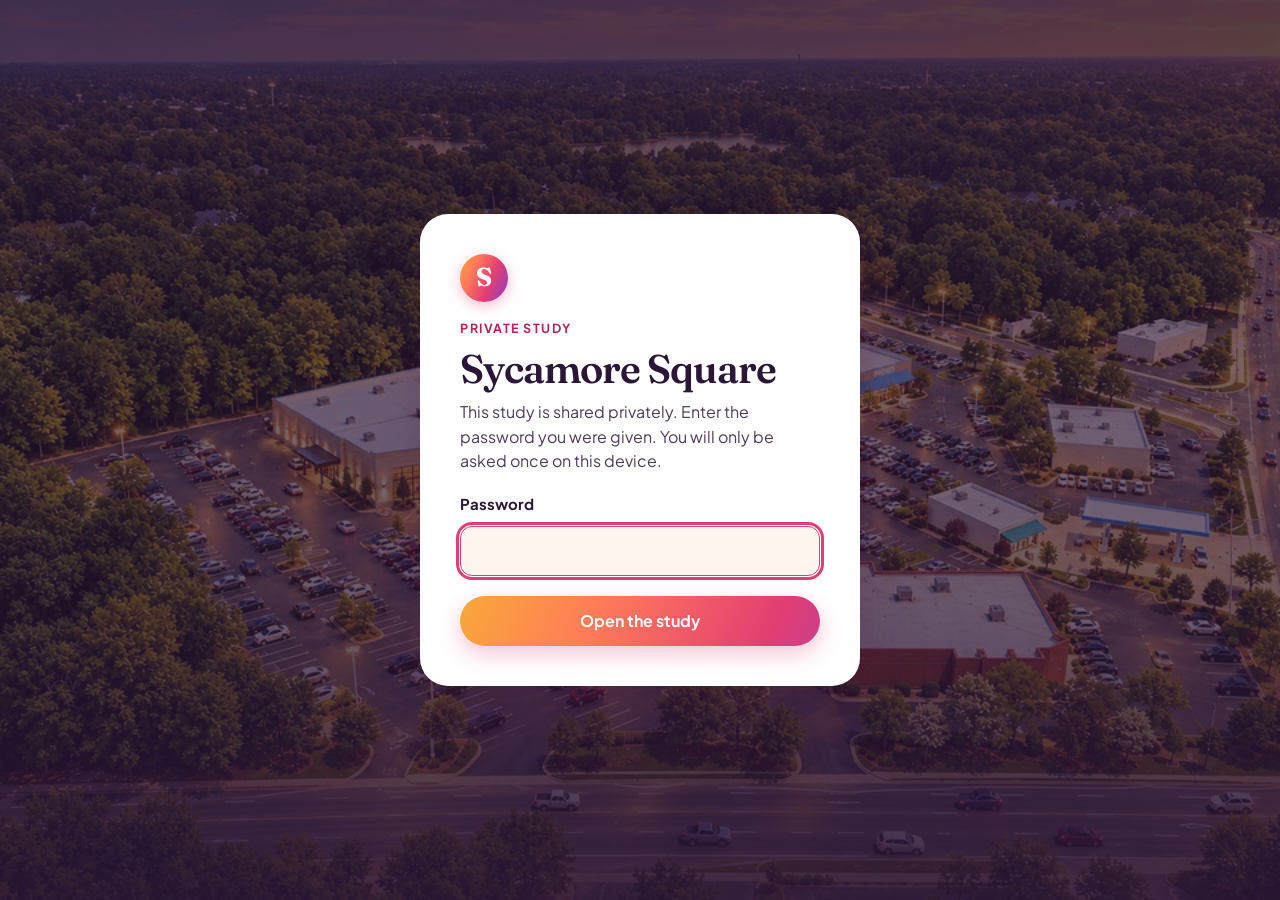
<file: legal.html>
<!DOCTYPE html>
<html lang="en" class="no-js">
<head>
  <meta charset="utf-8">
  <meta name="viewport" content="width=device-width, initial-scale=1">
  <title>Sycamore Square — Legal and regulatory findings</title>
  <meta name="description" content="Legal and regulatory findings for the Sycamore Square redevelopment study: flood exposure, CMU-3 zoning, the recorded parcel lines and the former quick-lube on the frontage.">
  <meta name="robots" content="noindex,nofollow">
  <meta name="theme-color" content="#FFF7EF">
  <meta property="og:type" content="article">
  <meta property="og:title" content="Sycamore Square — Legal and regulatory findings">
  <meta property="og:description" content="Zoning is the main open question; flood looks manageable. Desk research from public records, October 2026.">
  <meta property="og:image" content="https://aimenalt.github.io/sycamore-square/assets/img/site-plan.jpg">
  <meta property="og:url" content="https://aimenalt.github.io/sycamore-square/legal.html">
  <link rel="icon" href="assets/img/favicon.svg" type="image/svg+xml">
  <link rel="preconnect" href="https://fonts.googleapis.com">
  <link rel="preconnect" href="https://fonts.gstatic.com" crossorigin>
  <link rel="preload" as="style" href="https://fonts.googleapis.com/css2?family=Fraunces:opsz,wght@9..144,500..700&amp;family=Plus+Jakarta+Sans:wght@400..800&amp;display=swap">
  <link rel="stylesheet" href="https://fonts.googleapis.com/css2?family=Fraunces:opsz,wght@9..144,500..700&amp;family=Plus+Jakarta+Sans:wght@400..800&amp;display=swap" media="print" onload="this.media='all'">
  <noscript><link rel="stylesheet" href="https://fonts.googleapis.com/css2?family=Fraunces:opsz,wght@9..144,500..700&amp;family=Plus+Jakarta+Sans:wght@400..800&amp;display=swap"></noscript>
  <link rel="stylesheet" href="assets/css/styles.css">
  <script>document.documentElement.className = 'js';</script>
  <script src="assets/js/gate-head.js"></script>
  <script src="assets/js/main.js" defer></script>
  <script src="assets/js/gate.js" defer></script>
</head>
<body>
  <a class="skip-link" href="#main">Skip to content</a>

  <header class="site-header">
    <div class="header-inner">
      <a class="wordmark" href="index.html"><span class="wordmark-mark" aria-hidden="true">S</span><span class="wordmark-text">Sycamore Square</span><span class="visually-hidden"> (home)</span></a>
      <nav class="page-nav" aria-label="Pages">
        <ul class="page-list">
          <li><a href="index.html" class="page-home"><svg class="page-home-icon" viewBox="0 0 24 24" width="20" height="20" aria-hidden="true" focusable="false"><path d="M3.5 10.6 12 3.5l8.5 7.1V20a1 1 0 0 1-1 1h-5v-6.2h-5V21h-5a1 1 0 0 1-1-1v-9.4Z" fill="currentColor"/></svg><span class="page-home-label">Home</span></a></li>
          <li><a href="overview.html">Overview</a></li>
          <li><a href="legal.html" aria-current="page">Legal<span class="page-long"> findings</span></a></li>
          <li><a href="feasibility.html">Feasibility</a></li>
          <li><a href="auction.html"><span class="page-short">Auction</span><span class="page-full">Before the auction</span></a></li>
        </ul>
      </nav>
      <a class="header-cta" href="overview.html#documents"><svg viewBox="0 0 24 24" width="18" height="18" aria-hidden="true" focusable="false"><path d="M6 2h8l6 6v12a2 2 0 0 1-2 2H6a2 2 0 0 1-2-2V4a2 2 0 0 1 2-2Zm7 1.5V9h5.5L13 3.5ZM8 13v2h8v-2H8Zm0 4v2h5v-2H8Z" fill="currentColor"/></svg>Documents</a>
    </div>
    <nav class="site-nav" aria-label="On this page">
      <div class="site-nav-inner">
        <button type="button" class="section-toggle" aria-expanded="false" aria-controls="section-menu"><span class="section-toggle-label">On this page</span><span class="section-current">Start</span><span class="section-all">All sections<span class="section-chevron" aria-hidden="true"><svg viewBox="0 0 24 24" width="18" height="18" focusable="false"><path d="m6 9 6 6 6-6" fill="none" stroke="currentColor" stroke-width="2.4" stroke-linecap="round" stroke-linejoin="round"/></svg></span></span></button>
        <div class="section-menu" id="section-menu">
          <ul class="nav-list">
            <li><a href="#stands-out">What stands out</a></li>
            <li><a href="#confirmed">Confirmed</a></li>
            <li><a href="#unverified">Not yet verified</a></li>
            <li><a href="#open">Open questions</a></li>
            <li><a href="#contingencies">Checks first</a></li>
            <li><a href="#sources">Sources</a></li>
            <li><a href="#terms">Terms</a></li>
          </ul>
        </div>
      </div>
      <div class="read-progress" aria-hidden="true"><span class="read-progress-bar"></span></div>
    </nav>
  </header>

  <main id="main" tabindex="-1">

    <!-- 1 · HEADER -->
    <section id="top" class="band band-navy hero legal-hero" aria-labelledby="legal-title">
      <div class="wrap">
        <p class="eyebrow">LEGAL &amp; REGULATORY FINDINGS · OCTOBER 2026</p>
        <h1 id="legal-title">Zoning is the main open question; flood looks manageable</h1>
        <p class="lead hero-lead">No source has yet confirmed that event halls, fuel sales or supervised childcare are allowed under the site's commercial mixed-use (CMU-3) zoning. Most of the building sits inside a FEMA 100-year flood zone, but the ground along most of its walls is 2–4 ft above the flood level, so flood looks manageable; a survey confirms it. Everything here comes from public records and desk research.</p>
        <p class="hero-note">Not legal advice. Counsel, a licensed surveyor and the City of Memphis must confirm each item before any binding commitment.</p>
        <p class="hero-actions"><a class="button button-on-navy" href="docs/Sycamore_Square_Legal_and_Regulatory_Findings.pdf" data-doc-title="Legal and regulatory findings (PDF)">Open the PDF</a></p>
      </div>
    </section>

    <!-- 2 · WHAT STANDS OUT -->
    <section id="stands-out" class="band band-ground" aria-labelledby="stands-out-title">
      <div class="wrap">
        <header class="section-head">
          <p class="eyebrow">01 · WHAT STANDS OUT</p>
          <h2 id="stands-out-title">Six things to know first</h2>
        </header>

        <div class="standouts">
          <article class="standout standout-feature" aria-labelledby="so-1">
            <div class="standout-main">
              <p class="standout-tag">1 · ENVIRONMENTAL</p>
              <h3 id="so-1">The frontage used to be an oil-change shop</h3>
              <p>County survey data from a 2017 aerial flight records a 2,086 SF building on the 1717 Sycamore View frontage, coded "mini lube" and built in 1981. It was demolished, foundation and footings included, under permit DEM-24-000379 (31 Oct 2024), but what lies below ground is still unknown.</p>
            </div>
            <ul class="bullets standout-list">
              <li>Quick-lube shops typically had used-oil tanks, service pits and hydraulic lifts, all common sources of soil and groundwater contamination.</li>
              <li>The pad sits where the preferred fuel canopy would go.</li>
              <li>A Phase I environmental report (a check of records and the site for past contamination), done to the federal "all appropriate inquiries" standard (ASTM E1527-21) within a year before buying, is what generally protects a buyer from inheriting cleanup bills. Counsel should confirm the scope.</li>
            </ul>
          </article>
          <article class="standout" aria-labelledby="so-2">
            <p class="standout-tag">2 · FLOOD</p>
            <h3 id="so-2">Three-quarters of the building is mapped in the floodplain, but it likely sits above the flood level</h3>
            <p>A renovation reaching 50% of the building's value, about $1.5M of building work, brings the whole building under today's flood rules. That is likely manageable. Laser elevation data puts the ground along about 85% of the walls at 250–252 ft, so the floor likely already meets the City's rule of 250 ft, two feet above FEMA's 248 ft flood level. The only low ground (247.7–248.8 ft) is at the rear truck docks, which are normally built lower than the floor. The study budgets about $0.3M for flood work in the average case; a survey must confirm the floor. The low dock area makes a FEMA letter taking the building off the flood map (a LOMA) uncertain, but the plan does not depend on one.</p>
          </article>
          <article class="standout" aria-labelledby="so-3">
            <p class="standout-tag">3 · BOUNDARY</p>
            <h3 id="so-3">The broker's site line crosses a neighbor's lot</h3>
            <p>The four parcels, frontage included, total 11.72 acres on the county assessor's records (9.533 + 1.353 + 0.476 + 0.362), matching the broker; the county's digital map outlines add up to 11.88 acres, and a full boundary survey (ALTA) settles the difference. Laid over the county map, the broker's straight line takes in about 1,100 SF of the neighboring 5828 Summer lot (survey to confirm), so the plans ignore it and follow the recorded lines. The frontage is a separate parcel, and any purchase must name all four parcels in full.</p>
          </article>
          <article class="standout" aria-labelledby="so-4">
            <p class="standout-tag">4 · BUILDING HISTORY</p>
            <h3 id="so-4">Its call-center past may cut conversion costs</h3>
            <p>The 1997 build-out plans show an existing sprinkler riser room and a 1-hour fire-rated wall about 270 ft north of the south wall, between the two tenant areas shown on those plans. Both help with tenant separation and the code upgrades an event-hall conversion triggers.</p>
          </article>
          <article class="standout" aria-labelledby="so-5">
            <p class="standout-tag">5 · ZONING</p>
            <h3 id="so-5">Memphis is rewriting its zoning code</h3>
            <p>A 2025/2026 update to the Unified Development Code is in progress, so use permissions and parking rules could change during the deal. Request the zoning letter under the current code, and track the update.</p>
          </article>
          <article class="standout" aria-labelledby="so-6">
            <p class="standout-tag">6 · ACCESS</p>
            <h3 id="so-6">Summer Avenue is US-70, a state route</h3>
            <p>The state, not just the city, controls driveway changes on that side of the property. The state transportation department (TDOT) is also widening Summer Avenue, including the Fletcher Creek bridge, through mid-2028.</p>
          </article>
        </div>
      </div>
    </section>

    <!-- 3 · CONFIRMED -->
    <section id="confirmed" class="band band-white" aria-labelledby="confirmed-title">
      <div class="wrap">
        <header class="section-head">
          <p class="eyebrow">02 · CONFIRMED FROM PUBLIC RECORDS</p>
          <h2 id="confirmed-title">What the records show</h2>
          <p class="lead">From Shelby County / City of Memphis maps (GIS), the county assessor and permit records, FEMA and U.S. Geological Survey flood and elevation data, and the broker's marketing materials. Each item still needs certification by a surveyor or the city.</p>
        </header>

        <dl class="records">
          <div class="record">
            <dt class="record-label">Zoning</dt>
            <dd class="record-body">Three of the four parcels (088066 00027, 00020 and 00021) are zoned CMU-3 (commercial mixed use) per county maps; the zoning of the frontage parcel (00024) is still to confirm. Land to the west, behind the building, is zoned residential or agricultural (CA, CMU-2 with single-family use, R-6 / R-8). Parts of the site fall under the city's extra flood rules (the floodplain overlay, UDC 8.8), and the site is very likely inside the Fletcher Creek Overlay (UDC 8.9), which adds storm-water and floor-height rules.</dd>
            <dd class="record-why"><strong>Why it matters:</strong> use permissions are not yet confirmed, and the residential edge usually brings buffer or screening duties along the rear.</dd>
          </div>
          <div class="record">
            <dt class="record-label">Flood zone</dt>
            <dd class="record-body">About 74% of the building footprint lies in FEMA Zone AE, the 100-year floodplain; the rest is in the lower-risk shaded Zone X. The current FEMA map panel is 47157C0311G (6 Feb 2013), with Fletcher Creek as the flood source and no floodway (the creek channel area where building is most restricted) on the site. Confirmed on FEMA's online flood map data, 18 Oct 2026.</dd>
            <dd class="record-why"><strong>Why it matters:</strong> federally regulated lenders must require flood insurance on loans secured by buildings in this zone (<a href="https://www.law.cornell.edu/uscode/text/42/4012a" target="_blank" rel="noopener">42 U.S.C. 4012a<span class="visually-hidden"> (opens in a new tab)</span></a>). The study already counts flood insurance in the yearly costs (about $25,000 a year in the average case).</dd>
          </div>
          <div class="record">
            <dt class="record-label">Flood elevation</dt>
            <dd class="record-body">FEMA's 100-year flood level next to the building (the base flood elevation, or BFE) is 248 ft above sea level. Laser elevation data flown by the U.S. Geological Survey in March 2017 puts the ground at 250–252 ft along about 85% of the walls, and at 247.7–248.8 ft along about 240 ft of the rear (west) truck-dock area.</dd>
            <dd class="record-why"><strong>Why it matters:</strong> in the floodplain overlay, Memphis requires the floor of a new or substantially improved building to sit 24 inches above the BFE: 250 ft here. The floor likely already meets that if it sits at or above the surrounding ground. The low rear readings are at the truck docks, which are normally built lower than the floor so truck beds line up with the doors. A survey must confirm it.</dd>
          </div>
          <div class="record">
            <dt class="record-label">The 50% rule</dt>
            <dd class="record-body">Under the National Flood Insurance Program, work costing 50% or more of what the building (not the land) is worth makes it "substantially improved". It must then meet today's flood rules. At the assessor's 2026 building value of $2,994,800, the threshold is about $1.5M of building work, with site work excluded; an independent appraisal can set a higher value.</dd>
            <dd class="record-why"><strong>Why it matters:</strong> a full event conversion will very likely cross 50%. The whole building would then have to meet current flood rules, including the 250 ft floor (24 inches above the 248 ft BFE); new structures or expansions under the Fletcher Creek Overlay likely need 30 inches. If the floor is at or above 250 ft, as the ground levels suggest, that mostly means flood-resistant materials and equipment placement in the low dock area, budgeted at about $0.3M in the average case. Only a floor below 250 ft would push flood work toward the top of its range, about $0.85M.</dd>
          </div>
          <div class="record">
            <dt class="record-label">Possible way out</dt>
            <dd class="record-body">FEMA can issue a Letter of Map Amendment (LOMA) removing the building from the flood zone if a surveyor's elevation certificate shows the lowest ground touching it is at or above the 248 ft BFE (<a href="https://www.ecfr.gov/current/title-44/chapter-I/subchapter-B/part-65/section-65.5" target="_blank" rel="noopener">44 CFR 65.5<span class="visually-hidden"> (opens in a new tab)</span></a>). Two nearby properties had structures removed this way in 2021, and a third was confirmed already outside the zone as mapped.</dd>
            <dd class="record-why"><strong>Why it matters:</strong> the rear dock area, at 247.7–248.8 ft, probably sets the lowest adjacent ground, so a LOMA is uncertain; the likelier result is a survey showing the floor already meets 250 ft. FEMA has 60 days to rule on a complete request and can take 60 more (<a href="https://www.law.cornell.edu/cfr/text/44/70.4" target="_blank" rel="noopener">44 CFR 70.4<span class="visually-hidden"> (opens in a new tab)</span></a>), so a LOMA cannot arrive before the auction. The elevation certificate itself is quick: do it first.</dd>
          </div>
          <div class="record">
            <dt class="record-label">Parcels and acreage</dt>
            <dd class="record-body">088066 00027 (9.533 ac, main building), 088066 00020 (5800 Summer, 1.353 ac) and 088066 00021 (5810 Summer, 0.476 ac) total 11.362 ac. With the 0.362 ac frontage (088066 00024), the four total 11.724 ac on the county assessor's 2026 records, matching the broker's 11.72 ac; the county's digital map outlines add up to 11.88 ac. The earlier offering memorandum listed only three parcel IDs; the updated auction teaser lists all four.</dd>
            <dd class="record-why"><strong>Why it matters:</strong> the 0.16 ac gap between the county map outlines (11.88 ac) and the assessor and broker acreage (11.72 ac) should be settled by a full boundary survey (ALTA).</dd>
          </div>
          <div class="record">
            <dt class="record-label">Frontage parcel</dt>
            <dd class="record-body">The 1717 Sycamore View frontage is a separate record, 088066 00024 (0.362 ac per the assessor), and it is also marketed on its own. Laid over the county map, the broker's straight boundary line overlaps about 1,100 SF of the adjoining 5828 Summer record (survey to confirm); the plans use the recorded lines instead.</dd>
            <dd class="record-why"><strong>Why it matters:</strong> the legal description of any purchase must name the frontage explicitly, and survey and title must resolve the overlap.</dd>
          </div>
          <div class="record">
            <dt class="record-label">Former quick-lube</dt>
            <dd class="record-body">County mapping data from a 2017 aerial flight records a 2,086 SF "mini lube" building on the 1717 frontage, built in 1981. It was demolished, foundation and footings included, under permit DEM-24-000379, dated 31 Oct 2024; the assessor's record dates it 1 Nov 2024.</dd>
            <dd class="record-why"><strong>Why it matters:</strong> former oil-change sites can carry buried tanks, waste oil or soil contamination. What lies below ground is still unknown, so a Phase I environmental report should cover this pad before any binding commitment.</dd>
          </div>
        </dl>
      </div>
    </section>

    <!-- 4 · NOT YET VERIFIED -->
    <section id="unverified" class="band band-ground" aria-labelledby="unverified-title">
      <div class="wrap">
        <header class="section-head">
          <p class="eyebrow">03 · FOUND, NOT YET VERIFIED</p>
          <h2 id="unverified-title">Likely true, still to confirm</h2>
          <p class="lead">From desk research and general rules. Each needs confirmation from title, the state or the city.</p>
        </header>

        <div class="verify-cards">
          <section class="verify-card" aria-labelledby="uv-1">
            <h3 id="uv-1">Selling the pads separately</h3>
            <p>5800 and 5810 Summer have their own tax parcel numbers, but that alone does not prove they can be sold or financed separately. Recorded plats, title and any reciprocal access and parking agreements decide it. The seller already markets 1717 Sycamore View and 5810 Summer on their own.</p>
          </section>
          <section class="verify-card" aria-labelledby="uv-2">
            <h3 id="uv-2">Access and parking agreements</h3>
            <p>Shared driveways and parking with the adjoining retail parcels are likely governed by recorded easements or a reciprocal easement agreement. These transfer with title and can limit how lots and drives are reconfigured.</p>
          </section>
          <section class="verify-card" aria-labelledby="uv-3">
            <h3 id="uv-3">Fuel station rules</h3>
            <p>Tennessee's underground storage tank (UST) division requires notice before installation, leak detection, spill and overfill protection, and proof of financial responsibility. A ground lease to a fuel operator does not automatically remove the landowner's environmental exposure; the lease must allocate it.</p>
          </section>
          <section class="verify-card" aria-labelledby="uv-6">
            <h3 id="uv-6">Fletcher Creek Overlay</h3>
            <p>The site is very likely inside the Fletcher Creek Overlay (UDC 8.9). This extra layer of city rules requires new buildings or additions, such as a fuel station store, to have floors 30 inches above the nearest flood level, and staff reports (<a href="https://www.shelbycountytn.gov/Archive.aspx?ADID=10539" target="_blank" rel="noopener">P.D. 21-22<span class="visually-hidden"> (opens in a new tab)</span></a>, <a href="https://www.shelbycountytn.gov/Archive/ViewFile/Item/2564" target="_blank" rel="noopener">S 15-012<span class="visually-hidden"> (opens in a new tab)</span></a>) treat holding back storm water on site (detention) as mandatory. The City should confirm whether the parcels are inside it.</p>
          </section>
          <section class="verify-card" aria-labelledby="uv-4">
            <h3 id="uv-4">State highway access</h3>
            <p>Summer Avenue is US-70, a state route. A new or changed driveway there likely needs a Tennessee Department of Transportation permit. TDOT's widening of Summer Avenue runs through mid-2028.</p>
          </section>
          <section class="verify-card" aria-labelledby="uv-5">
            <h3 id="uv-5">Change of building use</h3>
            <p>Converting a former office and call center to event halls changes it to an "assembly" use, a place where crowds gather. That triggers today's fire exit, sprinkler, fire alarm, restroom and accessibility (ADA) requirements; the existing sprinkler room and fire-rated wall can help.</p>
          </section>
        </div>
      </div>
    </section>

    <!-- 5 · OPEN QUESTIONS -->
    <section id="open" class="band band-white" aria-labelledby="open-title">
      <div class="wrap">
        <header class="section-head">
          <p class="eyebrow">04 · OPEN QUESTIONS</p>
          <h2 id="open-title">What no source has answered yet</h2>
          <p class="lead">The largest unknown is whether the planned uses are allowed in CMU-3. The full code text could not be retrieved, and the 2025–26 update drafts are not adopted law.</p>
        </header>

        <ul class="questions">
          <li class="question">
            <p class="question-text">Are event halls, indoor recreation, supervised childcare and fuel sales permitted by right in CMU-3, or do any need a special use permit? Are there setbacks from the residential edge?</p>
            <p class="question-answer"><span class="settled">SETTLED BY</span>A written zoning verification letter from Memphis Planning and Development, for each parcel and use.</p>
          </li>
          <li class="question">
            <p class="question-text">Does supervised care of wedding guests' children need a Tennessee child care license? Do exemptions apply when parents stay on site?</p>
            <p class="question-answer"><span class="settled">SETTLED BY</span>A written determination from Tennessee DHS for the actual operating model.</p>
          </li>
          <li class="question">
            <p class="question-text">Can the public play center offer restricted-access sessions, such as family-only or private-group hours? (Private event bookings set their own guest arrangements.)</p>
            <p class="question-answer"><span class="settled">SETTLED BY</span>Counsel's review of state and local public-accommodation law.</p>
          </li>
          <li class="question">
            <p class="question-text">What parking minimums apply to each use, and are shared-parking reductions available?</p>
            <p class="question-answer"><span class="settled">SETTLED BY</span>The code's parking section, confirmed in the zoning letter, plus a surveyed stall count. The broker's 909 is unverified.</p>
          </li>
          <li class="question">
            <p class="question-text">Does the change to event use put the building in a higher earthquake-safety class? Under the 2021 building code, assembly rooms of more than 300 people each that together hold more than 2,500 people make a building "Risk Category III", which can require earthquake strengthening of the existing building in Memphis. With table-and-chair layouts the two halls hold about 1,470 people; chairs-only ceremony seating would cross the line.</p>
            <p class="question-answer"><span class="settled">SETTLED BY</span>A structural engineer's code review and the City's written answer at the pre-application meeting, including whether capping each hall's posted capacity keeps the building in its current class.</p>
          </li>
          <li class="question">
            <p class="question-text">The base flood elevation is 248 ft (FEMA). Still open: does local floodplain law count improvements cumulatively over several years, and does the Fletcher Creek Overlay (UDC 8.9) apply?</p>
            <p class="question-answer"><span class="settled">SETTLED BY</span>A meeting with the Memphis floodplain administrator.</p>
          </li>
        </ul>
      </div>
    </section>

    <!-- 6 · CONTINGENCIES -->
    <section id="contingencies" class="band band-ground" aria-labelledby="contingencies-title">
      <div class="wrap contingencies">
        <header class="section-head contingencies-head">
          <p class="eyebrow">05 · CHECKS BEFORE ANY COMMITMENT</p>
          <h2 id="contingencies-title">Finish these before any binding commitment</h2>
          <p class="lead">The property is offered by Ten-X online auction on 2–4 November 2026. The purchase documents are non-negotiable, the winner pays a 10% deposit and closing follows about 30 days later (<a href="https://loopnet.es/content/doc/ten-x/AuctionKeystoSuccess.pdf" target="_blank" rel="noopener">Ten-X<span class="visually-hidden"> (opens in a new tab)</span></a>), so the property sells as-is and the auction terms give no right to walk away after checking. Start with the zoning answers, the main open question, and the elevation certificate, which should confirm the floor is above the flood level.</p>
        </header>

        <ol class="steps checklist">
          <li><span class="check-box" aria-hidden="true"></span><span class="step-num" aria-hidden="true">01</span><span>Full boundary and ground-level survey (ALTA), settling the 11.88 ac county map outlines against the 11.72 ac assessor and broker acreage, and the frontage line</span></li>
          <li><span class="check-box" aria-hidden="true"></span><span class="step-num" aria-hidden="true">02</span><span>Title report, deeds, recorded plats, easements and any shared access and parking agreements</span></li>
          <li><span class="check-box" aria-hidden="true"></span><span class="step-num" aria-hidden="true">03</span><span>Surveyor's elevation certificate recording the floor and the lowest ground touching the building, including the rear dock area, plus a request to FEMA to take it off the flood map (LOMA) only if that ground is at or above the 248 ft flood level (doubtful at the rear docks)</span></li>
          <li><span class="check-box" aria-hidden="true"></span><span class="step-num" aria-hidden="true">04</span><span>Floodplain administrator meeting on how the 50% rule will be measured, and whether the Fletcher Creek Overlay covers the site</span></li>
          <li><span class="check-box" aria-hidden="true"></span><span class="step-num" aria-hidden="true">05</span><span>Zoning verification letter for every planned use and parcel</span></li>
          <li><span class="check-box" aria-hidden="true"></span><span class="step-num" aria-hidden="true">06</span><span>Phase I environmental report, with specific attention to the former quick-lube</span></li>
          <li><span class="check-box" aria-hidden="true"></span><span class="step-num" aria-hidden="true">07</span><span>Property condition, roof, structure, mechanical, electrical and plumbing inspection, including the sprinkler system and the main-room columns planned for removal</span></li>
        </ol>
      </div>
    </section>

    <!-- 7 · SOURCES -->
    <section id="sources" class="band band-white" aria-labelledby="sources-title">
      <div class="wrap">
        <h2 id="sources-title" class="eyebrow sources-title">SOURCES</h2>
        <ul class="sources">
          <li><a href="https://www.ecfr.gov/current/title-44/chapter-I/subchapter-B/part-59/subpart-A/section-59.1" target="_blank" rel="noopener">44 CFR 59.1, NFIP definitions<span class="visually-hidden"> (opens in a new tab)</span></a>: substantial improvement is 50% of "the market value of the structure."</li>
          <li><a href="https://www.ecfr.gov/current/title-44/chapter-I/subchapter-B/part-65/section-65.5" target="_blank" rel="noopener">44 CFR 65.5, map changes without a new flood elevation<span class="visually-hidden"> (opens in a new tab)</span></a>: FEMA excludes a structure when the lowest adjacent grade is at or above the base flood elevation.</li>
          <li><a href="https://www.law.cornell.edu/cfr/text/44/70.4" target="_blank" rel="noopener">44 CFR 70.4, FEMA review of map corrections<span class="visually-hidden"> (opens in a new tab)</span></a>: FEMA rules within 60 days of receiving the technical data and may take 60 more.</li>
          <li><a href="https://www.law.cornell.edu/uscode/text/42/4012a" target="_blank" rel="noopener">42 U.S.C. 4012a<span class="visually-hidden"> (opens in a new tab)</span></a>: federally regulated lenders must require flood insurance on loans secured by buildings in a mapped flood zone.</li>
          <li><a href="https://hazards.fema.gov/arcgis/rest/services/public/NFHL/MapServer" target="_blank" rel="noopener">FEMA National Flood Hazard Layer<span class="visually-hidden"> (opens in a new tab)</span></a>, queried 18 Oct 2026: panel 47157C0311G (effective 6 Feb 2013), Zone AE and shaded X areas, the 248 ft BFE lines and no floodway on the site.</li>
          <li><a href="https://epqs.nationalmap.gov/v1/docs" target="_blank" rel="noopener">USGS Elevation Point Query Service<span class="visually-hidden"> (opens in a new tab)</span></a>: ground elevations around the building walls from the 1-meter lidar flown in March 2017.</li>
          <li>FEMA letters of map amendment <a href="https://map1.msc.fema.gov/data/47/L/21-04-1260A-470177.pdf" target="_blank" rel="noopener">21-04-1260A<span class="visually-hidden"> (opens in a new tab)</span></a> (1658–1666 Sycamore View, structure removed) and <a href="https://map1.msc.fema.gov/data/47/L/21-04-1360A-470177.pdf" target="_blank" rel="noopener">21-04-1360A<span class="visually-hidden"> (opens in a new tab)</span></a> (5865 Summer, already outside the flood zone as mapped).</li>
          <li><a href="https://www.shelbycountytn.gov/Archive.aspx?ADID=726" target="_blank" rel="noopener">Staff report Z12-107CC, 8 Nov 2012<span class="visually-hidden"> (opens in a new tab)</span></a>: the base floor of any building in the floodplain overlay must be 24 inches above the 100-year flood elevation.</li>
          <li><a href="https://www.shelbycountytn.gov/Archive.aspx?ADID=10539" target="_blank" rel="noopener">Staff report P.D. 21-22, 8 Jul 2021<span class="visually-hidden"> (opens in a new tab)</span></a>: the Fletcher Creek Overlay requires finished floors of all new structures at least 30 inches above the flood elevation, with on-site detention.</li>
          <li><a href="https://www.shelbycountytn.gov/Archive/ViewFile/Item/2564" target="_blank" rel="noopener">Staff report S 15-012, 13 Aug 2015<span class="visually-hidden"> (opens in a new tab)</span></a>: for a lot near Sycamore View, City Engineering wrote that "Detention is mandatory," with floors at least 30 inches above the 100-year flood elevation (UDC 8.9).</li>
          <li><a href="https://www.assessor.shelbycountytn.gov/propertyDetails?IR=true&amp;parcelid=088066%20%2000027" target="_blank" rel="noopener">Shelby County Assessor, parcel 088066 00027<span class="visually-hidden"> (opens in a new tab)</span></a>: assessor acreage and the 2026 building value of $2,994,800; the other three parcels have their own records.</li>
          <li><a href="https://www.propertyreports.us/property-info/1717-sycamore-view-rd-memphis-tn" target="_blank" rel="noopener">Property report, 1717 Sycamore View Rd<span class="visually-hidden"> (opens in a new tab)</span></a>: demolition permit DEM-24-000379, dated 31 Oct 2024, covering the building, foundation and footings.</li>
          <li><a href="https://loopnet.es/content/doc/ten-x/AuctionKeystoSuccess.pdf" target="_blank" rel="noopener">Ten-X, Auction Keys to Success<span class="visually-hidden"> (opens in a new tab)</span></a>: non-negotiable documents, all due diligence before the auction, a 10% deposit and closing typically 30 days after signing.</li>
          <li><a href="https://www.epa.gov/brownfields/brownfields-all-appropriate-inquiries" target="_blank" rel="noopener">EPA, All Appropriate Inquiries<span class="visually-hidden"> (opens in a new tab)</span></a>: a Phase I to ASTM E1527-21, within one year before acquisition, supports the CERCLA purchaser protections.</li>
          <li><a href="https://www.tn.gov/environment/ust/notification-fees/installation.html" target="_blank" rel="noopener">TDEC, Installation of New Tanks<span class="visually-hidden"> (opens in a new tab)</span></a>: a pre-installation form is due 15 days before installation.</li>
          <li><a href="https://www.develop901.com/udc" target="_blank" rel="noopener">Develop901, Unified Development Code<span class="visually-hidden"> (opens in a new tab)</span></a>: the zoning code for Memphis and unincorporated Shelby County, with a 2025/2026 update listed.</li>
          <li><a href="https://scgis.shelbycountytn.gov/portal/home/index.html" target="_blank" rel="noopener">Shelby County ReGIS<span class="visually-hidden"> (opens in a new tab)</span></a>: parcels, zoning, planimetrics including the 1981 mini-lube record, and the published FEMA flood zones (queried October 2026).</li>
          <li>The broker's earlier offering memorandum (11.72 ac, 127,634 SF, 909 spaces and traffic counts; it lists three of the four parcel IDs) and updated auction teaser (Ten-X auction on 2–4 Nov 2026, 0% occupancy, all four parcel IDs).</li>
          <li><a href="docs/Sycamore_Square_1997_Sitel_Plans_A2.1_A2.2.pdf">Sitel Corporation tenant build-out plans, sheets A2.1 and A2.2</a> (Jackson Bronson &amp; Feraci, 1997): source for the existing sprinkler room, the 1-hour rated wall and the column grid.</li>
        </ul>
        <p class="button-row"><a class="button" href="docs/Sycamore_Square_Legal_and_Regulatory_Findings.pdf" data-doc-title="Legal and regulatory findings (PDF)">Open as PDF</a></p>
      </div>
    </section>
    <!-- TERMS -->
    <section id="terms" class="band band-ground" aria-labelledby="terms-title">
      <div class="wrap">
        <header class="section-head">
          <p class="eyebrow">TERMS EXPLAINED</p>
          <h2 id="terms-title">What the technical words mean</h2>
        </header>
        <dl class="terms">
          <div class="term"><dt>SF, ac</dt><dd>Square feet and acres. One acre is 43,560 SF.</dd></div>
          <div class="term"><dt>Zoning, CMU-3</dt><dd>Zoning decides which uses are allowed on a lot. CMU-3 is the Memphis commercial mixed-use district these parcels are in.</dd></div>
          <div class="term"><dt>100-year floodplain, FEMA Zone AE</dt><dd>Land with a 1% chance of flooding in any year, as mapped by FEMA. Federally backed loans there require flood insurance.</dd></div>
          <div class="term"><dt>50% rule (substantial improvement)</dt><dd>If the work costs 50% or more of the building’s value, the whole building must meet current flood rules.</dd></div>
          <div class="term"><dt>Base flood elevation (BFE)</dt><dd>The water level FEMA maps for the flood with a 1% chance in any year. Here it is 248 ft above sea level (NAVD88).</dd></div>
          <div class="term"><dt>Elevation certificate, LOMA</dt><dd>A surveyor’s record of the building’s elevations, including the lowest ground touching it (the lowest adjacent grade). If that ground is at or above the base flood elevation, FEMA can issue a Letter of Map Amendment (LOMA) taking the building out of the flood zone.</dd></div>
          <div class="term"><dt>Due diligence</dt><dd>The checks a buyer makes before committing to buy, such as survey, title, environmental and zoning.</dd></div>
          <div class="term"><dt>ALTA survey</dt><dd>A detailed boundary survey of the kind title companies and lenders rely on.</dd></div>
          <div class="term"><dt>Phase I</dt><dd>An environmental review of records and the site, looking for past contamination.</dd></div>
          <div class="term"><dt>Overlay district</dt><dd>An extra layer of zoning rules on top of the base zoning, such as the Memphis floodplain overlay (UDC 8.8) or the Fletcher Creek Overlay (UDC 8.9).</dd></div>
          <div class="term"><dt>C-store, QSR</dt><dd>A convenience store, and a quick-service (fast-food) restaurant.</dd></div>
          <div class="term"><dt>DXF, GLB, BLEND</dt><dd>Technical file types: a CAD drawing, a 3D model and a Blender scene. They need special software to open.</dd></div>
        </dl>
      </div>
    </section>
  </main>

  <footer class="site-footer">
    <div class="wrap">
      <p class="footer-mark">SYCAMORE SQUARE</p>
      <p>Desk research from public records, October 2026. Not legal advice and not an offer of securities.</p>
      <p><a class="footer-back" href="overview.html">← Back to the overview</a></p>
    </div>
  </footer>

  <button type="button" class="to-top" aria-label="Back to top" hidden>
    <svg viewBox="0 0 24 24" width="20" height="20" aria-hidden="true" focusable="false"><path d="M12 5 4 13l1.4 1.4L11 8.8V20h2V8.8l5.6 5.6L20 13z" fill="currentColor"/></svg>
  </button>
</body>
</html>
</file>
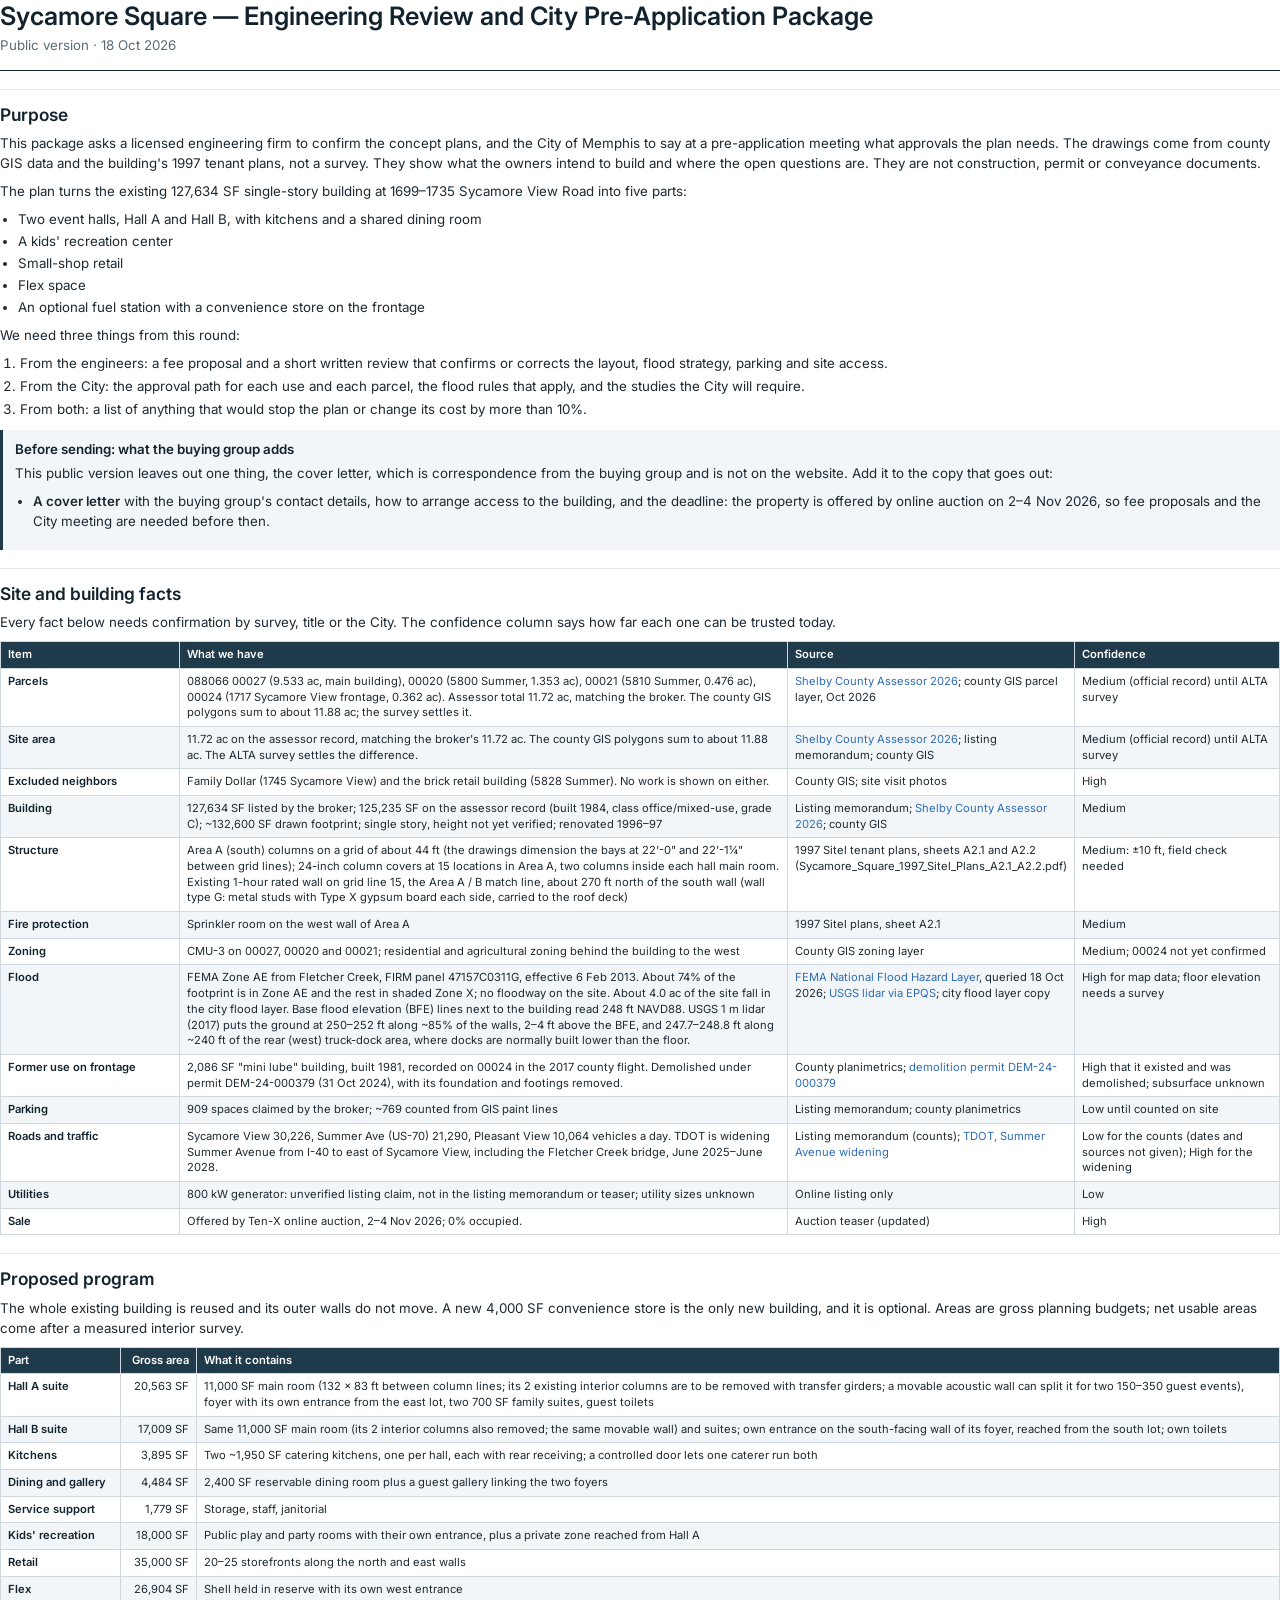
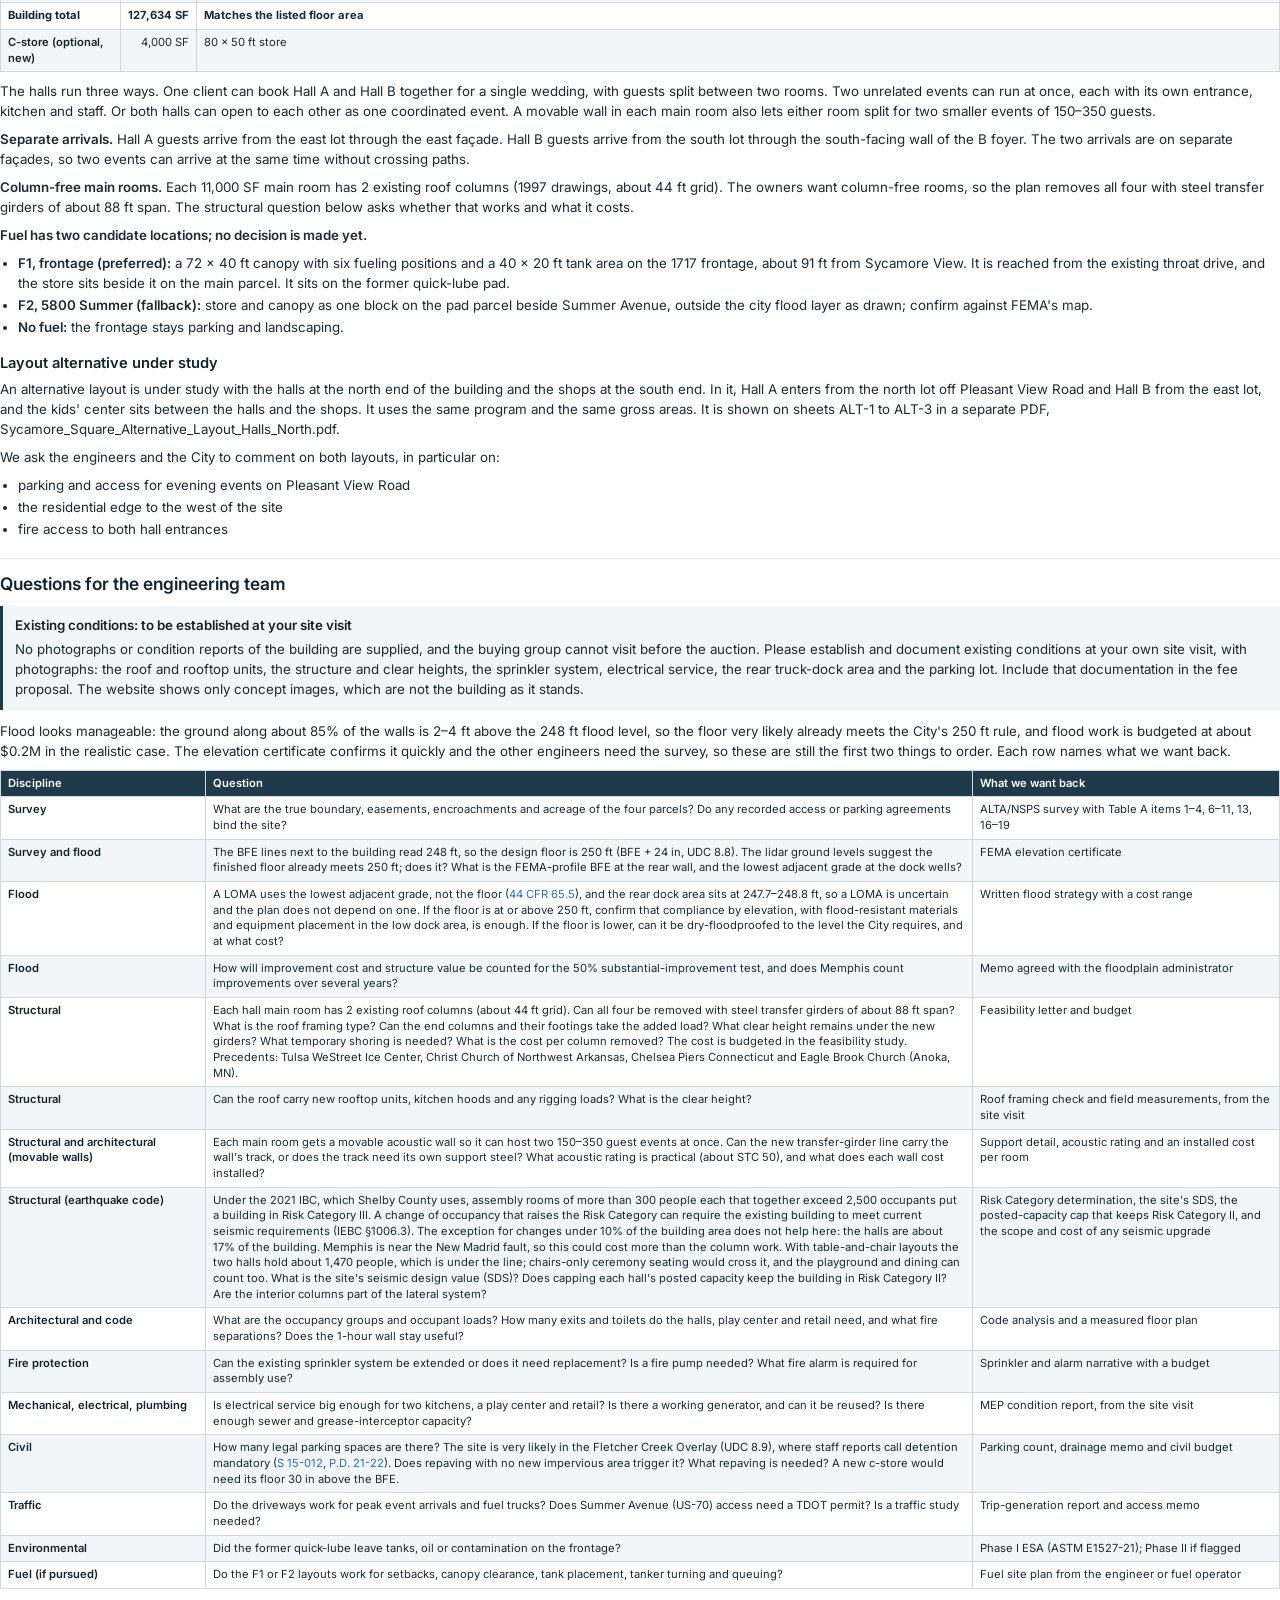
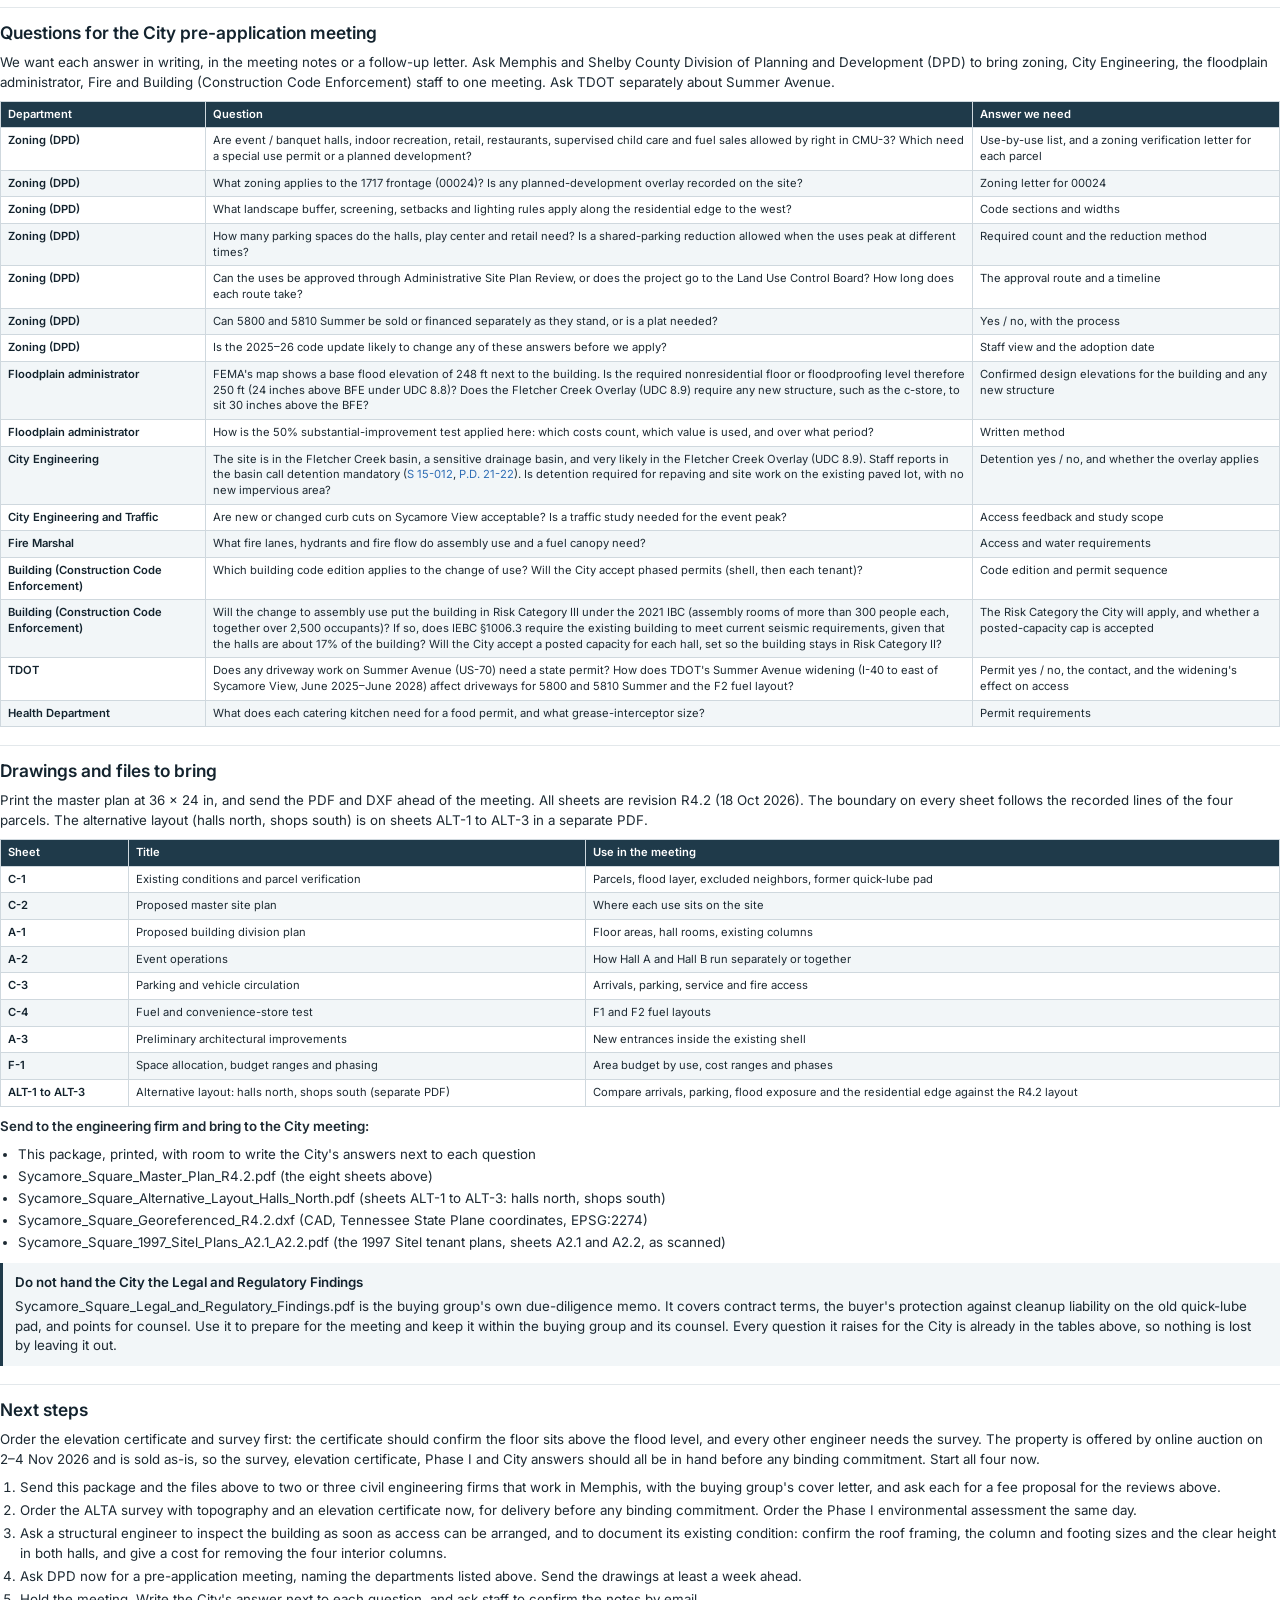
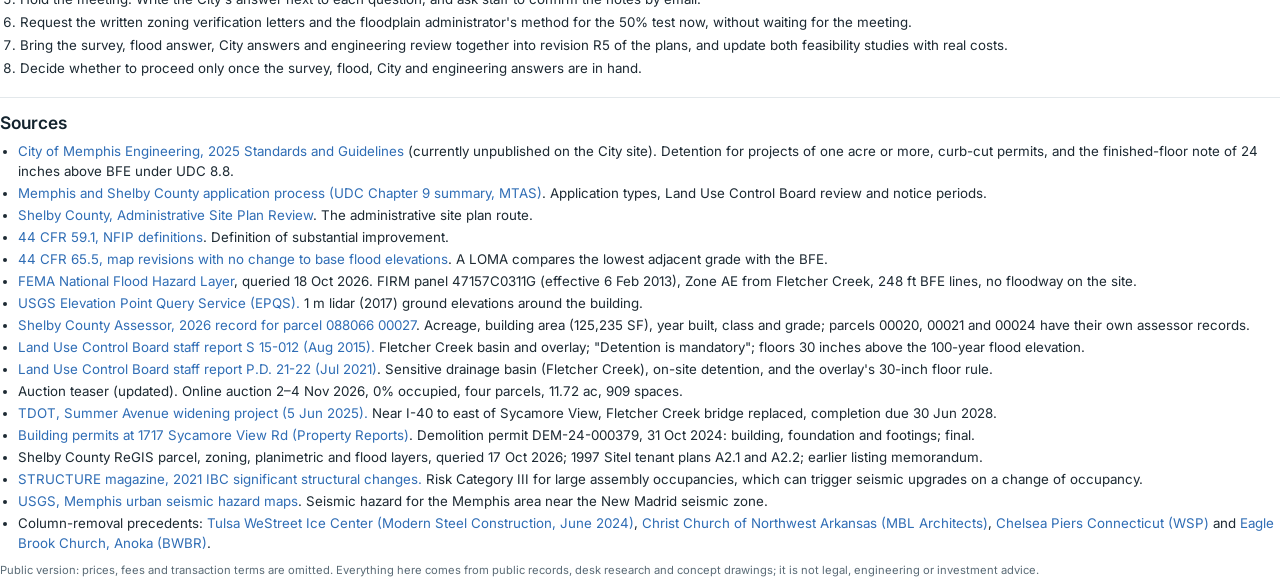
<file: pdf-src/engineering-city-package.html>
<!doctype html>
<html lang="en">
<head>
<meta charset="utf-8">
<title>Sycamore Square — Engineering Review and City Pre-Application Package</title>
<meta name="pdf-header" content="Sycamore Square · Public version · 18 Oct 2026">
<meta name="pdf-footer" content="Public version: prices, fees and transaction terms are omitted.">
<link rel="stylesheet" href="https://fonts.googleapis.com/css2?family=Inter:wght@400;600;700&display=swap">
<link rel="stylesheet" href="pdf.css">
<style>
  table.facts th:first-child { width: 14%; }
  table.facts td:nth-child(3) { width: 22%; }
  table.facts td:nth-child(4) { width: 16%; }
  table.qs th:first-child { width: 16%; }
  table.qs td:nth-child(3) { width: 24%; }
  ol { margin: 0 0 8px; padding-left: 20px; }
  ol li { margin: 3px 0; }
</style>
</head>
<body>

<h1>Sycamore Square — Engineering Review and City Pre-Application Package</h1>
<p class="sub">Public version · 18 Oct 2026</p>
<hr class="title-rule">

<h2>Purpose</h2>
<p>This package asks a licensed engineering firm to confirm the concept plans, and the City of Memphis to say at a pre-application meeting what approvals the plan needs. The drawings come from county GIS data and the building's 1997 tenant plans, not a survey. They show what the owners intend to build and where the open questions are. They are not construction, permit or conveyance documents.</p>
<p>The plan turns the existing 127,634 SF single-story building at 1699–1735 Sycamore View Road into five parts:</p>
<ul>
  <li>Two event halls, Hall A and Hall B, with kitchens and a shared dining room</li>
  <li>A kids' recreation center</li>
  <li>Small-shop retail</li>
  <li>Flex space</li>
  <li>An optional fuel station with a convenience store on the frontage</li>
</ul>
<p>We need three things from this round:</p>
<ol>
  <li>From the engineers: a fee proposal and a short written review that confirms or corrects the layout, flood strategy, parking and site access.</li>
  <li>From the City: the approval path for each use and each parcel, the flood rules that apply, and the studies the City will require.</li>
  <li>From both: a list of anything that would stop the plan or change its cost by more than 10%.</li>
</ol>

<div class="callout">
  <p class="callout-title">Before sending: what the buying group adds</p>
  <p>This public version leaves out one thing, the cover letter, which is correspondence from the buying group and is not on the website. Add it to the copy that goes out:</p>
  <ul>
    <li><strong>A cover letter</strong> with the buying group's contact details, how to arrange access to the building, and the deadline: the property is offered by online auction on 2–4 Nov 2026, so fee proposals and the City meeting are needed before then.</li>
  </ul>
</div>

<h2>Site and building facts</h2>
<p>Every fact below needs confirmation by survey, title or the City. The confidence column says how far each one can be trusted today.</p>
<table class="facts long">
  <thead><tr><th>Item</th><th>What we have</th><th>Source</th><th>Confidence</th></tr></thead>
  <tbody>
    <tr><th>Parcels</th><td>088066 00027 (9.533 ac, main building), 00020 (5800 Summer, 1.353 ac), 00021 (5810 Summer, 0.476 ac), 00024 (1717 Sycamore View frontage, 0.362 ac). Assessor total 11.72 ac, matching the broker. The county GIS polygons sum to about 11.88 ac; the survey settles it.</td><td><a href="https://www.assessor.shelbycountytn.gov/propertyDetails?IR=true&amp;parcelid=088066%20%2000027">Shelby County Assessor 2026</a>; county GIS parcel layer, Oct 2026</td><td>Medium (official record) until ALTA survey</td></tr>
    <tr><th>Site area</th><td>11.72 ac on the assessor record, matching the broker's 11.72 ac. The county GIS polygons sum to about 11.88 ac. The ALTA survey settles the difference.</td><td><a href="https://www.assessor.shelbycountytn.gov/propertyDetails?IR=true&amp;parcelid=088066%20%2000027">Shelby County Assessor 2026</a>; listing memorandum; county GIS</td><td>Medium (official record) until ALTA survey</td></tr>
    <tr><th>Excluded neighbors</th><td>Family Dollar (1745 Sycamore View) and the brick retail building (5828 Summer). No work is shown on either.</td><td>County GIS; site visit photos</td><td>High</td></tr>
    <tr><th>Building</th><td>127,634 SF listed by the broker; 125,235 SF on the assessor record (built 1984, class office/mixed-use, grade C); ~132,600 SF drawn footprint; single story, height not yet verified; renovated 1996–97</td><td>Listing memorandum; <a href="https://www.assessor.shelbycountytn.gov/propertyDetails?IR=true&amp;parcelid=088066%20%2000027">Shelby County Assessor 2026</a>; county GIS</td><td>Medium</td></tr>
    <tr><th>Structure</th><td>Area A (south) columns on a grid of about 44 ft (the drawings dimension the bays at 22'-0" and 22'-1¼" between grid lines); 24-inch column covers at 15 locations in Area A, two columns inside each hall main room. Existing 1-hour rated wall on grid line 15, the Area A / B match line, about 270 ft north of the south wall (wall type G: metal studs with Type X gypsum board each side, carried to the roof deck)</td><td>1997 Sitel tenant plans, sheets A2.1 and A2.2 (Sycamore_Square_1997_Sitel_Plans_A2.1_A2.2.pdf)</td><td>Medium: ±10 ft, field check needed</td></tr>
    <tr><th>Fire protection</th><td>Sprinkler room on the west wall of Area A</td><td>1997 Sitel plans, sheet A2.1</td><td>Medium</td></tr>
    <tr><th>Zoning</th><td>CMU-3 on 00027, 00020 and 00021; residential and agricultural zoning behind the building to the west</td><td>County GIS zoning layer</td><td>Medium; 00024 not yet confirmed</td></tr>
    <tr><th>Flood</th><td>FEMA Zone AE from Fletcher Creek, FIRM panel 47157C0311G, effective 6 Feb 2013. About 74% of the footprint is in Zone AE and the rest in shaded Zone X; no floodway on the site. About 4.0 ac of the site fall in the city flood layer. Base flood elevation (BFE) lines next to the building read 248 ft NAVD88. USGS 1 m lidar (2017) puts the ground at 250–252 ft along ~85% of the walls, 2–4 ft above the BFE, and 247.7–248.8 ft along ~240 ft of the rear (west) truck-dock area, where docks are normally built lower than the floor.</td><td><a href="https://hazards.fema.gov/arcgis/rest/services/public/NFHL/MapServer">FEMA National Flood Hazard Layer</a>, queried 18 Oct 2026; <a href="https://epqs.nationalmap.gov/v1/docs">USGS lidar via EPQS</a>; city flood layer copy</td><td>High for map data; floor elevation needs a survey</td></tr>
    <tr><th>Former use on frontage</th><td>2,086 SF "mini lube" building, built 1981, recorded on 00024 in the 2017 county flight. Demolished under permit DEM-24-000379 (31 Oct 2024), with its foundation and footings removed.</td><td>County planimetrics; <a href="https://www.propertyreports.us/property-info/1717-sycamore-view-rd-memphis-tn">demolition permit DEM-24-000379</a></td><td>High that it existed and was demolished; subsurface unknown</td></tr>
    <tr><th>Parking</th><td>909 spaces claimed by the broker; ~769 counted from GIS paint lines</td><td>Listing memorandum; county planimetrics</td><td>Low until counted on site</td></tr>
    <tr><th>Roads and traffic</th><td>Sycamore View 30,226, Summer Ave (US-70) 21,290, Pleasant View 10,064 vehicles a day. TDOT is widening Summer Avenue from I-40 to east of Sycamore View, including the Fletcher Creek bridge, June 2025–June 2028.</td><td>Listing memorandum (counts); <a href="https://www.tn.gov/tdot/news/2025/6/5/summer-avenue-widening-project-to-begin-in-memphis-.html">TDOT, Summer Avenue widening</a></td><td>Low for the counts (dates and sources not given); High for the widening</td></tr>
    <tr><th>Utilities</th><td>800 kW generator: unverified listing claim, not in the listing memorandum or teaser; utility sizes unknown</td><td>Online listing only</td><td>Low</td></tr>
    <tr><th>Sale</th><td>Offered by Ten-X online auction, 2–4 Nov 2026; 0% occupied.</td><td>Auction teaser (updated)</td><td>High</td></tr>
  </tbody>
</table>

<h2>Proposed program</h2>
<p>The whole existing building is reused and its outer walls do not move. A new 4,000 SF convenience store is the only new building, and it is optional. Areas are gross planning budgets; net usable areas come after a measured interior survey.</p>
<table>
  <thead><tr><th>Part</th><th class="num">Gross area</th><th>What it contains</th></tr></thead>
  <tbody>
    <tr><th>Hall A suite</th><td class="num">20,563 SF</td><td>11,000 SF main room (132 × 83 ft between column lines; its 2 existing interior columns are to be removed with transfer girders; a movable acoustic wall can split it for two 150–350 guest events), foyer with its own entrance from the east lot, two 700 SF family suites, guest toilets</td></tr>
    <tr><th>Hall B suite</th><td class="num">17,009 SF</td><td>Same 11,000 SF main room (its 2 interior columns also removed; the same movable wall) and suites; own entrance on the south-facing wall of its foyer, reached from the south lot; own toilets</td></tr>
    <tr><th>Kitchens</th><td class="num">3,895 SF</td><td>Two ~1,950 SF catering kitchens, one per hall, each with rear receiving; a controlled door lets one caterer run both</td></tr>
    <tr><th>Dining and gallery</th><td class="num">4,484 SF</td><td>2,400 SF reservable dining room plus a guest gallery linking the two foyers</td></tr>
    <tr><th>Service support</th><td class="num">1,779 SF</td><td>Storage, staff, janitorial</td></tr>
    <tr><th>Kids' recreation</th><td class="num">18,000 SF</td><td>Public play and party rooms with their own entrance, plus a private zone reached from Hall A</td></tr>
    <tr><th>Retail</th><td class="num">35,000 SF</td><td>20–25 storefronts along the north and east walls</td></tr>
    <tr><th>Flex</th><td class="num">26,904 SF</td><td>Shell held in reserve with its own west entrance</td></tr>
    <tr class="total"><th>Building total</th><td class="num">127,634 SF</td><td>Matches the listed floor area</td></tr>
    <tr><th>C-store (optional, new)</th><td class="num">4,000 SF</td><td>80 × 50 ft store</td></tr>
  </tbody>
</table>
<p>The halls run three ways. One client can book Hall A and Hall B together for a single wedding, with guests split between two rooms. Two unrelated events can run at once, each with its own entrance, kitchen and staff. Or both halls can open to each other as one coordinated event. A movable wall in each main room also lets either room split for two smaller events of 150–350 guests.</p>
<p><strong>Separate arrivals.</strong> Hall A guests arrive from the east lot through the east façade. Hall B guests arrive from the south lot through the south-facing wall of the B foyer. The two arrivals are on separate façades, so two events can arrive at the same time without crossing paths.</p>
<p><strong>Column-free main rooms.</strong> Each 11,000 SF main room has 2 existing roof columns (1997 drawings, about 44 ft grid). The owners want column-free rooms, so the plan removes all four with steel transfer girders of about 88 ft span. The structural question below asks whether that works and what it costs.</p>
<p><strong>Fuel has two candidate locations; no decision is made yet.</strong></p>
<ul>
  <li><strong>F1, frontage (preferred):</strong> a 72 × 40 ft canopy with six fueling positions and a 40 × 20 ft tank area on the 1717 frontage, about 91 ft from Sycamore View. It is reached from the existing throat drive, and the store sits beside it on the main parcel. It sits on the former quick-lube pad.</li>
  <li><strong>F2, 5800 Summer (fallback):</strong> store and canopy as one block on the pad parcel beside Summer Avenue, outside the city flood layer as drawn; confirm against FEMA's map.</li>
  <li><strong>No fuel:</strong> the frontage stays parking and landscaping.</li>
</ul>

<h3>Layout alternative under study</h3>
<p>An alternative layout is under study with the halls at the north end of the building and the shops at the south end. In it, Hall A enters from the north lot off Pleasant View Road and Hall B from the east lot, and the kids' center sits between the halls and the shops. It uses the same program and the same gross areas. It is shown on sheets ALT-1 to ALT-3 in a separate PDF, Sycamore_Square_Alternative_Layout_Halls_North.pdf.</p>
<p>We ask the engineers and the City to comment on both layouts, in particular on:</p>
<ul>
  <li>parking and access for evening events on Pleasant View Road</li>
  <li>the residential edge to the west of the site</li>
  <li>fire access to both hall entrances</li>
</ul>

<h2>Questions for the engineering team</h2>
<div class="callout">
  <p class="callout-title">Existing conditions: to be established at your site visit</p>
  <p>No photographs or condition reports of the building are supplied, and the buying group cannot visit before the auction. Please establish and document existing conditions at your own site visit, with photographs: the roof and rooftop units, the structure and clear heights, the sprinkler system, electrical service, the rear truck-dock area and the parking lot. Include that documentation in the fee proposal. The website shows only concept images, which are not the building as it stands.</p>
</div>
<p>Flood looks manageable: the ground along about 85% of the walls is 2–4 ft above the 248 ft flood level, so the floor very likely already meets the City's 250 ft rule, and flood work is budgeted at about $0.2M in the realistic case. The elevation certificate confirms it quickly and the other engineers need the survey, so these are still the first two things to order. Each row names what we want back.</p>
<table class="qs long">
  <thead><tr><th>Discipline</th><th>Question</th><th>What we want back</th></tr></thead>
  <tbody>
    <tr><th>Survey</th><td>What are the true boundary, easements, encroachments and acreage of the four parcels? Do any recorded access or parking agreements bind the site?</td><td>ALTA/NSPS survey with Table A items 1–4, 6–11, 13, 16–19</td></tr>
    <tr><th>Survey and flood</th><td>The BFE lines next to the building read 248 ft, so the design floor is 250 ft (BFE + 24 in, UDC 8.8). The lidar ground levels suggest the finished floor already meets 250 ft; does it? What is the FEMA-profile BFE at the rear wall, and the lowest adjacent grade at the dock wells?</td><td>FEMA elevation certificate</td></tr>
    <tr><th>Flood</th><td>A LOMA uses the lowest adjacent grade, not the floor (<a href="https://www.ecfr.gov/current/title-44/chapter-I/subchapter-B/part-65/section-65.5">44 CFR 65.5</a>), and the rear dock area sits at 247.7–248.8 ft, so a LOMA is uncertain and the plan does not depend on one. If the floor is at or above 250 ft, confirm that compliance by elevation, with flood-resistant materials and equipment placement in the low dock area, is enough. If the floor is lower, can it be dry-floodproofed to the level the City requires, and at what cost?</td><td>Written flood strategy with a cost range</td></tr>
    <tr><th>Flood</th><td>How will improvement cost and structure value be counted for the 50% substantial-improvement test, and does Memphis count improvements over several years?</td><td>Memo agreed with the floodplain administrator</td></tr>
    <tr><th>Structural</th><td>Each hall main room has 2 existing roof columns (about 44 ft grid). Can all four be removed with steel transfer girders of about 88 ft span? What is the roof framing type? Can the end columns and their footings take the added load? What clear height remains under the new girders? What temporary shoring is needed? What is the cost per column removed? The cost is budgeted in the feasibility study. Precedents: Tulsa WeStreet Ice Center, Christ Church of Northwest Arkansas, Chelsea Piers Connecticut and Eagle Brook Church (Anoka, MN).</td><td>Feasibility letter and budget</td></tr>
    <tr><th>Structural</th><td>Can the roof carry new rooftop units, kitchen hoods and any rigging loads? What is the clear height?</td><td>Roof framing check and field measurements, from the site visit</td></tr>
    <tr><th>Structural and architectural (movable walls)</th><td>Each main room gets a movable acoustic wall so it can host two 150–350 guest events at once. Can the new transfer-girder line carry the wall's track, or does the track need its own support steel? What acoustic rating is practical (about STC 50), and what does each wall cost installed?</td><td>Support detail, acoustic rating and an installed cost per room</td></tr>
    <tr><th>Structural (earthquake code)</th><td>Under the 2021 IBC, which Shelby County uses, assembly rooms of more than 300 people each that together exceed 2,500 occupants put a building in Risk Category III. A change of occupancy that raises the Risk Category can require the existing building to meet current seismic requirements (IEBC §1006.3). The exception for changes under 10% of the building area does not help here: the halls are about 17% of the building. Memphis is near the New Madrid fault, so this could cost more than the column work. With table-and-chair layouts the two halls hold about 1,470 people, which is under the line; chairs-only ceremony seating would cross it, and the playground and dining can count too. What is the site's seismic design value (SDS)? Does capping each hall's posted capacity keep the building in Risk Category II? Are the interior columns part of the lateral system?</td><td>Risk Category determination, the site's SDS, the posted-capacity cap that keeps Risk Category II, and the scope and cost of any seismic upgrade</td></tr>
    <tr><th>Architectural and code</th><td>What are the occupancy groups and occupant loads? How many exits and toilets do the halls, play center and retail need, and what fire separations? Does the 1-hour wall stay useful?</td><td>Code analysis and a measured floor plan</td></tr>
    <tr><th>Fire protection</th><td>Can the existing sprinkler system be extended or does it need replacement? Is a fire pump needed? What fire alarm is required for assembly use?</td><td>Sprinkler and alarm narrative with a budget</td></tr>
    <tr><th>Mechanical, electrical, plumbing</th><td>Is electrical service big enough for two kitchens, a play center and retail? Is there a working generator, and can it be reused? Is there enough sewer and grease-interceptor capacity?</td><td>MEP condition report, from the site visit</td></tr>
    <tr><th>Civil</th><td>How many legal parking spaces are there? The site is very likely in the Fletcher Creek Overlay (UDC 8.9), where staff reports call detention mandatory (<a href="https://www.shelbycountytn.gov/Archive/ViewFile/Item/2564">S 15-012</a>, <a href="https://www.shelbycountytn.gov/Archive.aspx?ADID=10539">P.D. 21-22</a>). Does repaving with no new impervious area trigger it? What repaving is needed? A new c-store would need its floor 30 in above the BFE.</td><td>Parking count, drainage memo and civil budget</td></tr>
    <tr><th>Traffic</th><td>Do the driveways work for peak event arrivals and fuel trucks? Does Summer Avenue (US-70) access need a TDOT permit? Is a traffic study needed?</td><td>Trip-generation report and access memo</td></tr>
    <tr><th>Environmental</th><td>Did the former quick-lube leave tanks, oil or contamination on the frontage?</td><td>Phase I ESA (ASTM E1527-21); Phase II if flagged</td></tr>
    <tr><th>Fuel (if pursued)</th><td>Do the F1 or F2 layouts work for setbacks, canopy clearance, tank placement, tanker turning and queuing?</td><td>Fuel site plan from the engineer or fuel operator</td></tr>
  </tbody>
</table>

<h2>Questions for the City pre-application meeting</h2>
<p>We want each answer in writing, in the meeting notes or a follow-up letter. Ask Memphis and Shelby County Division of Planning and Development (DPD) to bring zoning, City Engineering, the floodplain administrator, Fire and Building (Construction Code Enforcement) staff to one meeting. Ask TDOT separately about Summer Avenue.</p>
<table class="qs long">
  <thead><tr><th>Department</th><th>Question</th><th>Answer we need</th></tr></thead>
  <tbody>
    <tr><th>Zoning (DPD)</th><td>Are event / banquet halls, indoor recreation, retail, restaurants, supervised child care and fuel sales allowed by right in CMU-3? Which need a special use permit or a planned development?</td><td>Use-by-use list, and a zoning verification letter for each parcel</td></tr>
    <tr><th>Zoning (DPD)</th><td>What zoning applies to the 1717 frontage (00024)? Is any planned-development overlay recorded on the site?</td><td>Zoning letter for 00024</td></tr>
    <tr><th>Zoning (DPD)</th><td>What landscape buffer, screening, setbacks and lighting rules apply along the residential edge to the west?</td><td>Code sections and widths</td></tr>
    <tr><th>Zoning (DPD)</th><td>How many parking spaces do the halls, play center and retail need? Is a shared-parking reduction allowed when the uses peak at different times?</td><td>Required count and the reduction method</td></tr>
    <tr><th>Zoning (DPD)</th><td>Can the uses be approved through Administrative Site Plan Review, or does the project go to the Land Use Control Board? How long does each route take?</td><td>The approval route and a timeline</td></tr>
    <tr><th>Zoning (DPD)</th><td>Can 5800 and 5810 Summer be sold or financed separately as they stand, or is a plat needed?</td><td>Yes / no, with the process</td></tr>
    <tr><th>Zoning (DPD)</th><td>Is the 2025–26 code update likely to change any of these answers before we apply?</td><td>Staff view and the adoption date</td></tr>
    <tr><th>Floodplain administrator</th><td>FEMA's map shows a base flood elevation of 248 ft next to the building. Is the required nonresidential floor or floodproofing level therefore 250 ft (24 inches above BFE under UDC 8.8)? Does the Fletcher Creek Overlay (UDC 8.9) require any new structure, such as the c-store, to sit 30 inches above the BFE?</td><td>Confirmed design elevations for the building and any new structure</td></tr>
    <tr><th>Floodplain administrator</th><td>How is the 50% substantial-improvement test applied here: which costs count, which value is used, and over what period?</td><td>Written method</td></tr>
    <tr><th>City Engineering</th><td>The site is in the Fletcher Creek basin, a sensitive drainage basin, and very likely in the Fletcher Creek Overlay (UDC 8.9). Staff reports in the basin call detention mandatory (<a href="https://www.shelbycountytn.gov/Archive/ViewFile/Item/2564">S 15-012</a>, <a href="https://www.shelbycountytn.gov/Archive.aspx?ADID=10539">P.D. 21-22</a>). Is detention required for repaving and site work on the existing paved lot, with no new impervious area?</td><td>Detention yes / no, and whether the overlay applies</td></tr>
    <tr><th>City Engineering and Traffic</th><td>Are new or changed curb cuts on Sycamore View acceptable? Is a traffic study needed for the event peak?</td><td>Access feedback and study scope</td></tr>
    <tr><th>Fire Marshal</th><td>What fire lanes, hydrants and fire flow do assembly use and a fuel canopy need?</td><td>Access and water requirements</td></tr>
    <tr><th>Building (Construction Code Enforcement)</th><td>Which building code edition applies to the change of use? Will the City accept phased permits (shell, then each tenant)?</td><td>Code edition and permit sequence</td></tr>
    <tr><th>Building (Construction Code Enforcement)</th><td>Will the change to assembly use put the building in Risk Category III under the 2021 IBC (assembly rooms of more than 300 people each, together over 2,500 occupants)? If so, does IEBC §1006.3 require the existing building to meet current seismic requirements, given that the halls are about 17% of the building? Will the City accept a posted capacity for each hall, set so the building stays in Risk Category II?</td><td>The Risk Category the City will apply, and whether a posted-capacity cap is accepted</td></tr>
    <tr><th>TDOT</th><td>Does any driveway work on Summer Avenue (US-70) need a state permit? How does TDOT's Summer Avenue widening (I-40 to east of Sycamore View, June 2025–June 2028) affect driveways for 5800 and 5810 Summer and the F2 fuel layout?</td><td>Permit yes / no, the contact, and the widening's effect on access</td></tr>
    <tr><th>Health Department</th><td>What does each catering kitchen need for a food permit, and what grease-interceptor size?</td><td>Permit requirements</td></tr>
  </tbody>
</table>

<h2>Drawings and files to bring</h2>
<p>Print the master plan at 36 × 24 in, and send the PDF and DXF ahead of the meeting. All sheets are revision R4.2 (18 Oct 2026). The boundary on every sheet follows the recorded lines of the four parcels. The alternative layout (halls north, shops south) is on sheets ALT-1 to ALT-3 in a separate PDF.</p>
<table>
  <thead><tr><th>Sheet</th><th>Title</th><th>Use in the meeting</th></tr></thead>
  <tbody>
    <tr><th>C-1</th><td>Existing conditions and parcel verification</td><td>Parcels, flood layer, excluded neighbors, former quick-lube pad</td></tr>
    <tr><th>C-2</th><td>Proposed master site plan</td><td>Where each use sits on the site</td></tr>
    <tr><th>A-1</th><td>Proposed building division plan</td><td>Floor areas, hall rooms, existing columns</td></tr>
    <tr><th>A-2</th><td>Event operations</td><td>How Hall A and Hall B run separately or together</td></tr>
    <tr><th>C-3</th><td>Parking and vehicle circulation</td><td>Arrivals, parking, service and fire access</td></tr>
    <tr><th>C-4</th><td>Fuel and convenience-store test</td><td>F1 and F2 fuel layouts</td></tr>
    <tr><th>A-3</th><td>Preliminary architectural improvements</td><td>New entrances inside the existing shell</td></tr>
    <tr><th>F-1</th><td>Space allocation, budget ranges and phasing</td><td>Area budget by use, cost ranges and phases</td></tr>
    <tr><th>ALT-1 to ALT-3</th><td>Alternative layout: halls north, shops south (separate PDF)</td><td>Compare arrivals, parking, flood exposure and the residential edge against the R4.2 layout</td></tr>
  </tbody>
</table>
<p><strong>Send to the engineering firm and bring to the City meeting:</strong></p>
<ul>
  <li>This package, printed, with room to write the City's answers next to each question</li>
  <li>Sycamore_Square_Master_Plan_R4.2.pdf (the eight sheets above)</li>
  <li>Sycamore_Square_Alternative_Layout_Halls_North.pdf (sheets ALT-1 to ALT-3: halls north, shops south)</li>
  <li>Sycamore_Square_Georeferenced_R4.2.dxf (CAD, Tennessee State Plane coordinates, EPSG:2274)</li>
  <li>Sycamore_Square_1997_Sitel_Plans_A2.1_A2.2.pdf (the 1997 Sitel tenant plans, sheets A2.1 and A2.2, as scanned)</li>
</ul>
<div class="callout">
  <p class="callout-title">Do not hand the City the Legal and Regulatory Findings</p>
  <p>Sycamore_Square_Legal_and_Regulatory_Findings.pdf is the buying group's own due-diligence memo. It covers contract terms, the buyer's protection against cleanup liability on the old quick-lube pad, and points for counsel. Use it to prepare for the meeting and keep it within the buying group and its counsel. Every question it raises for the City is already in the tables above, so nothing is lost by leaving it out.</p>
</div>

<h2>Next steps</h2>
<p>Order the elevation certificate and survey first: the certificate should confirm the floor sits above the flood level, and every other engineer needs the survey. The property is offered by online auction on 2–4 Nov 2026 and is sold as-is, so the survey, elevation certificate, Phase I and City answers should all be in hand before any binding commitment. Start all four now.</p>
<ol>
  <li>Send this package and the files above to two or three civil engineering firms that work in Memphis, with the buying group's cover letter, and ask each for a fee proposal for the reviews above.</li>
  <li>Order the ALTA survey with topography and an elevation certificate now, for delivery before any binding commitment. Order the Phase I environmental assessment the same day.</li>
  <li>Ask a structural engineer to inspect the building as soon as access can be arranged, and to document its existing condition: confirm the roof framing, the column and footing sizes and the clear height in both halls, and give a cost for removing the four interior columns.</li>
  <li>Ask DPD now for a pre-application meeting, naming the departments listed above. Send the drawings at least a week ahead.</li>
  <li>Hold the meeting. Write the City's answer next to each question, and ask staff to confirm the notes by email.</li>
  <li>Request the written zoning verification letters and the floodplain administrator's method for the 50% test now, without waiting for the meeting.</li>
  <li>Bring the survey, flood answer, City answers and engineering review together into revision R5 of the plans, and update both feasibility studies with real costs.</li>
  <li>Decide whether to proceed only once the survey, flood, City and engineering answers are in hand.</li>
</ol>

<h2>Sources</h2>
<ul>
  <li><a href="https://engineering.memphistn.gov/download/9/land-development/1147/2025-standards-and-guidelines-5-15-2025">City of Memphis Engineering, 2025 Standards and Guidelines</a> (currently unpublished on the City site). Detention for projects of one acre or more, curb-cut permits, and the finished-floor note of 24 inches above BFE under UDC 8.8.</li>
  <li><a href="https://mtas.tennessee.edu/system/files/mrln/mknowledge/main/Memphis%20Shelby%20County%20Application%20Process.pdf">Memphis and Shelby County application process (UDC Chapter 9 summary, MTAS)</a>. Application types, Land Use Control Board review and notice periods.</li>
  <li><a href="https://www.shelbycountytn.gov/DocumentCenter/View/14894/Administrative-Site-Plan-Review-ASPR">Shelby County, Administrative Site Plan Review</a>. The administrative site plan route.</li>
  <li><a href="https://www.ecfr.gov/current/title-44/chapter-I/subchapter-B/part-59/subpart-A/section-59.1">44 CFR 59.1, NFIP definitions</a>. Definition of substantial improvement.</li>
  <li><a href="https://www.ecfr.gov/current/title-44/chapter-I/subchapter-B/part-65/section-65.5">44 CFR 65.5, map revisions with no change to base flood elevations</a>. A LOMA compares the lowest adjacent grade with the BFE.</li>
  <li><a href="https://hazards.fema.gov/arcgis/rest/services/public/NFHL/MapServer">FEMA National Flood Hazard Layer</a>, queried 18 Oct 2026. FIRM panel 47157C0311G (effective 6 Feb 2013), Zone AE from Fletcher Creek, 248 ft BFE lines, no floodway on the site.</li>
  <li><a href="https://epqs.nationalmap.gov/v1/docs">USGS Elevation Point Query Service (EPQS).</a> 1 m lidar (2017) ground elevations around the building.</li>
  <li><a href="https://www.assessor.shelbycountytn.gov/propertyDetails?IR=true&amp;parcelid=088066%20%2000027">Shelby County Assessor, 2026 record for parcel 088066 00027</a>. Acreage, building area (125,235 SF), year built, class and grade; parcels 00020, 00021 and 00024 have their own assessor records.</li>
  <li><a href="https://www.shelbycountytn.gov/Archive/ViewFile/Item/2564">Land Use Control Board staff report S 15-012 (Aug 2015).</a> Fletcher Creek basin and overlay; "Detention is mandatory"; floors 30 inches above the 100-year flood elevation.</li>
  <li><a href="https://www.shelbycountytn.gov/Archive.aspx?ADID=10539">Land Use Control Board staff report P.D. 21-22 (Jul 2021)</a>. Sensitive drainage basin (Fletcher Creek), on-site detention, and the overlay's 30-inch floor rule.</li>
  <li>Auction teaser (updated). Online auction 2–4 Nov 2026, 0% occupied, four parcels, 11.72 ac, 909 spaces.</li>
  <li><a href="https://www.tn.gov/tdot/news/2025/6/5/summer-avenue-widening-project-to-begin-in-memphis-.html">TDOT, Summer Avenue widening project (5 Jun 2025).</a> Near I-40 to east of Sycamore View, Fletcher Creek bridge replaced, completion due 30 Jun 2028.</li>
  <li><a href="https://www.propertyreports.us/property-info/1717-sycamore-view-rd-memphis-tn">Building permits at 1717 Sycamore View Rd (Property Reports)</a>. Demolition permit DEM-24-000379, 31 Oct 2024: building, foundation and footings; final.</li>
  <li>Shelby County ReGIS parcel, zoning, planimetric and flood layers, queried 17 Oct 2026; 1997 Sitel tenant plans A2.1 and A2.2; earlier listing memorandum.</li>
  <li><a href="https://www.structuremag.org/article/2021-ibc-significant-structural-changes/">STRUCTURE magazine, 2021 IBC significant structural changes.</a> Risk Category III for large assembly occupancies, which can trigger seismic upgrades on a change of occupancy.</li>
  <li><a href="https://www.usgs.gov/data/memphis-urban-seismic-hazard-maps-v2008">USGS, Memphis urban seismic hazard maps</a>. Seismic hazard for the Memphis area near the New Madrid seismic zone.</li>
  <li>Column-removal precedents: <a href="https://lsc-pagepro.mydigitalpublication.com/article/Retail+to+Rinks/4769988/821470/article.html">Tulsa WeStreet Ice Center (Modern Steel Construction, June 2024)</a>, <a href="https://www.mbl-arch.com/community/christ-church-of-nwa">Christ Church of Northwest Arkansas (MBL Architects)</a>, <a href="https://www.wsp.com/en-us/projects/chelsea-piers-connecticut">Chelsea Piers Connecticut (WSP)</a> and <a href="https://www.bwbr.com/project/eagle-brook-church-anoka/">Eagle Brook Church, Anoka (BWBR)</a>.</li>
</ul>
<p class="note">Public version: prices, fees and transaction terms are omitted. Everything here comes from public records, desk research and concept drawings; it is not legal, engineering or investment advice.</p>

</body>
</html>
</file>
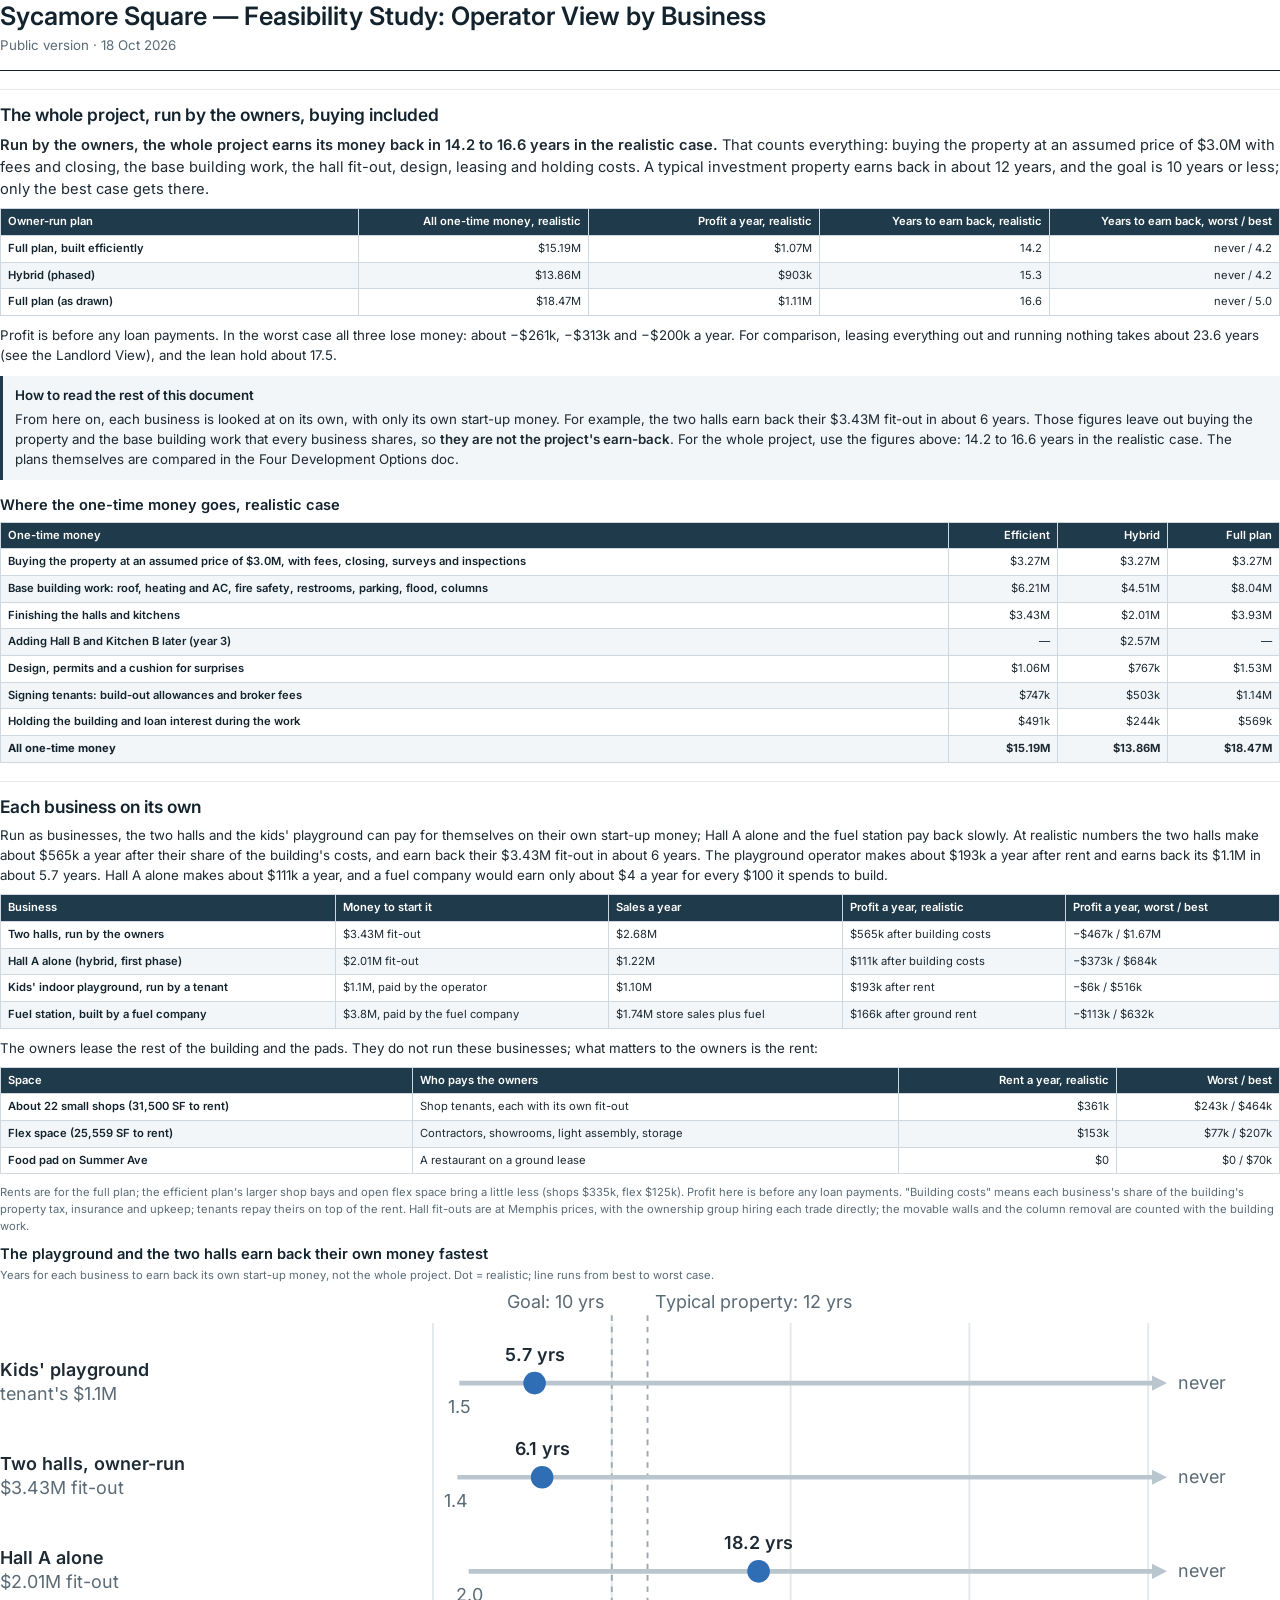
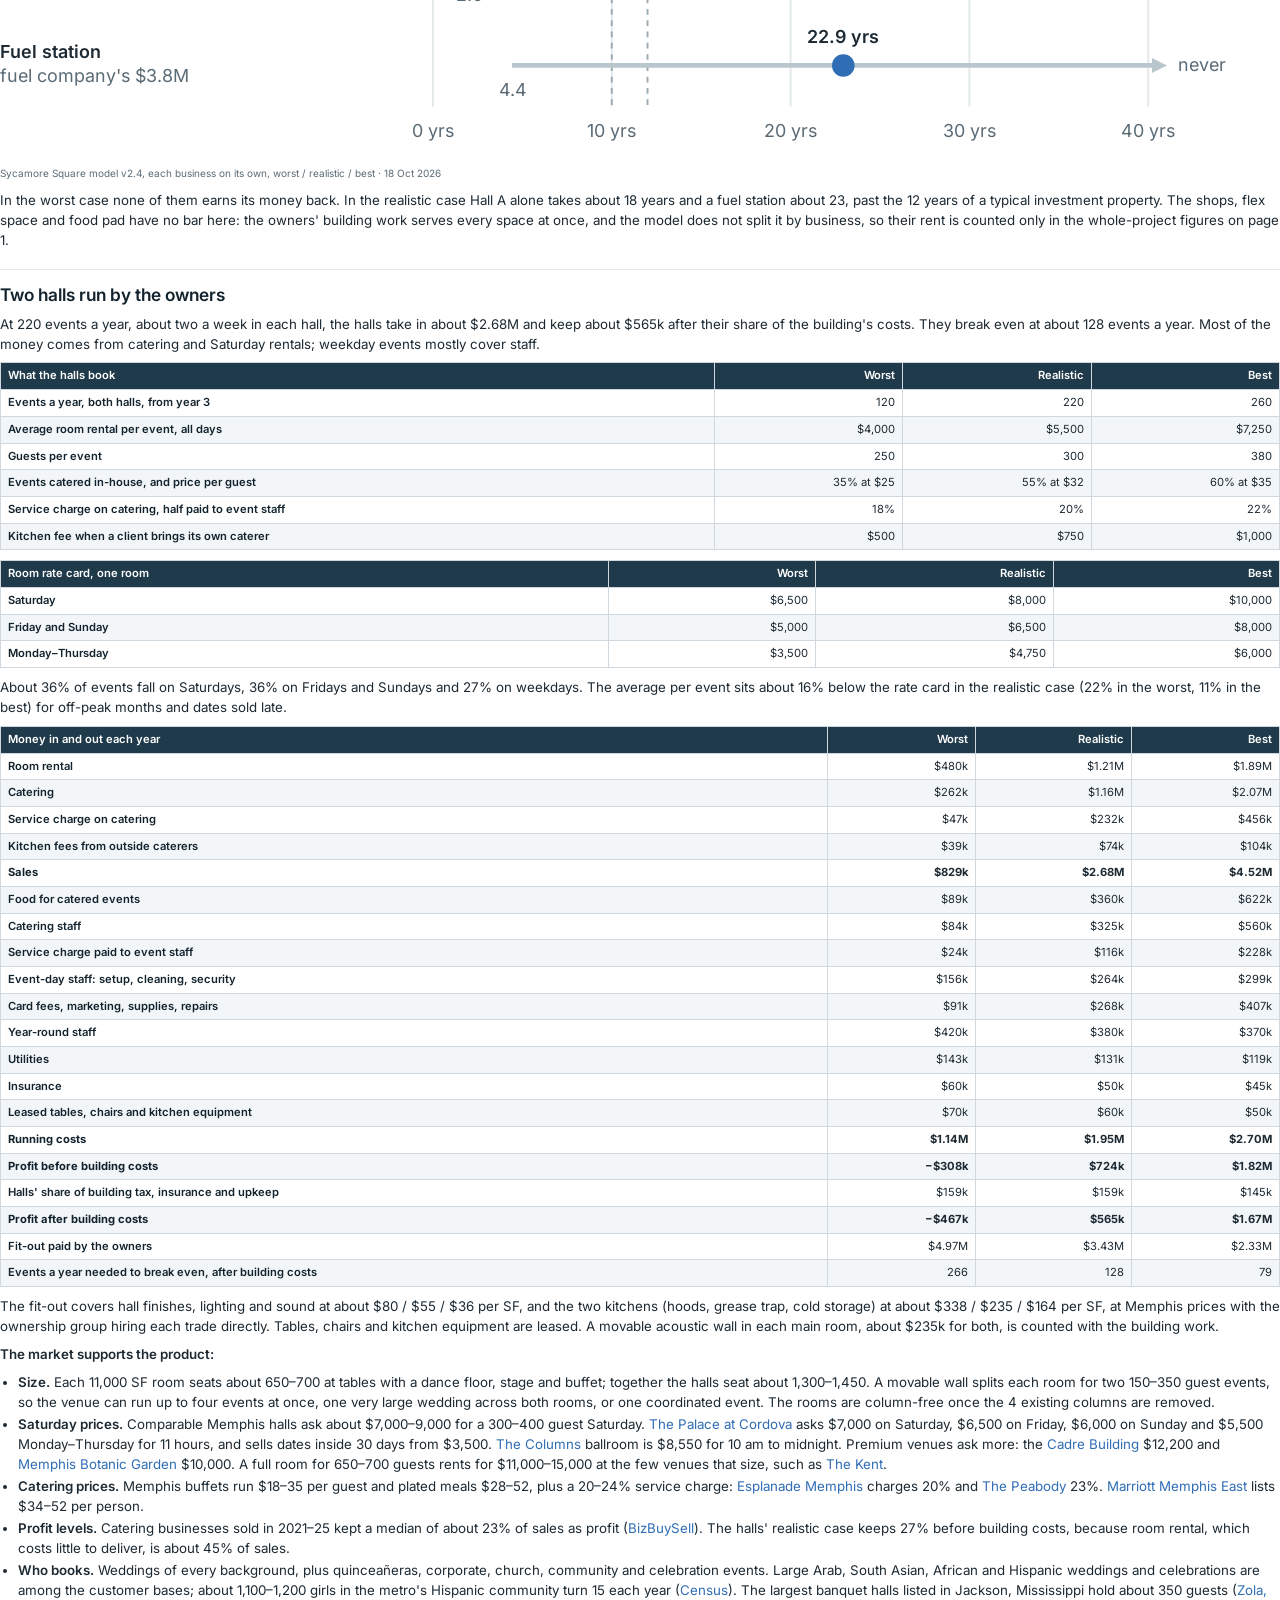
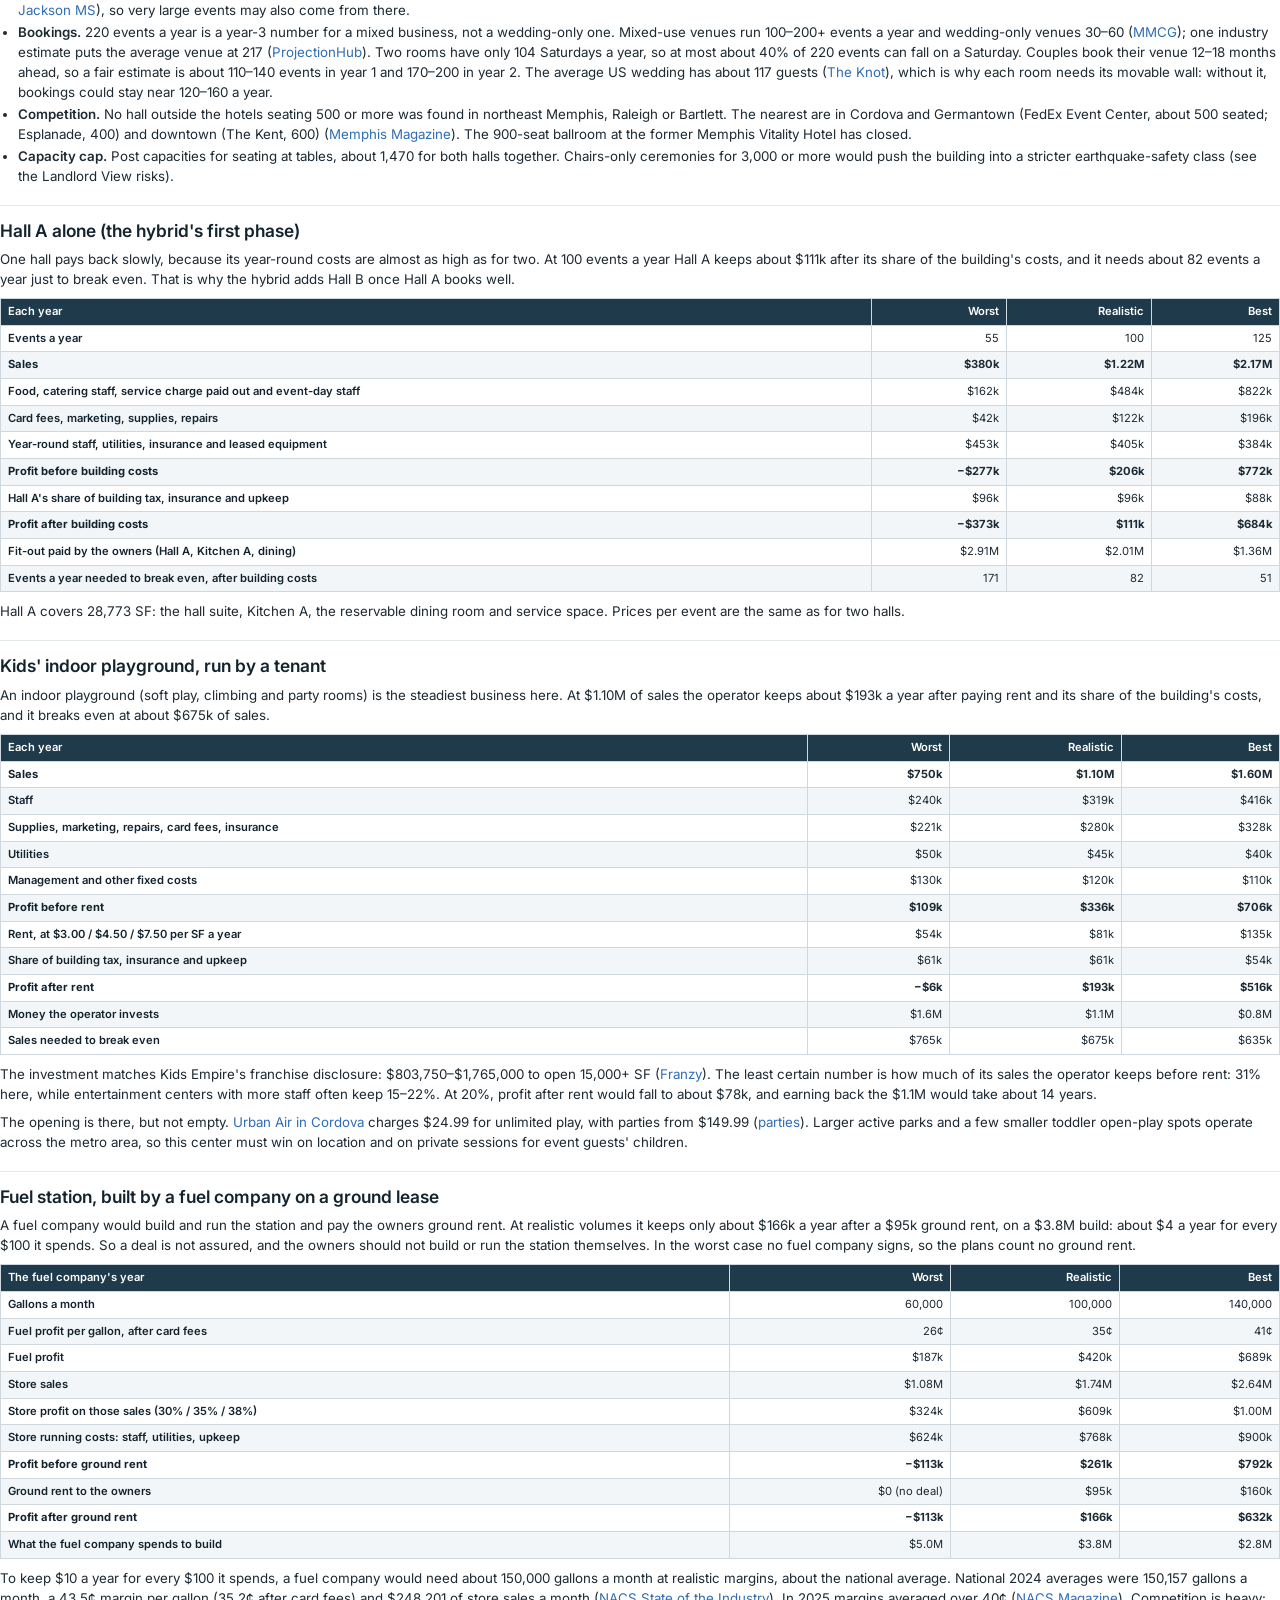
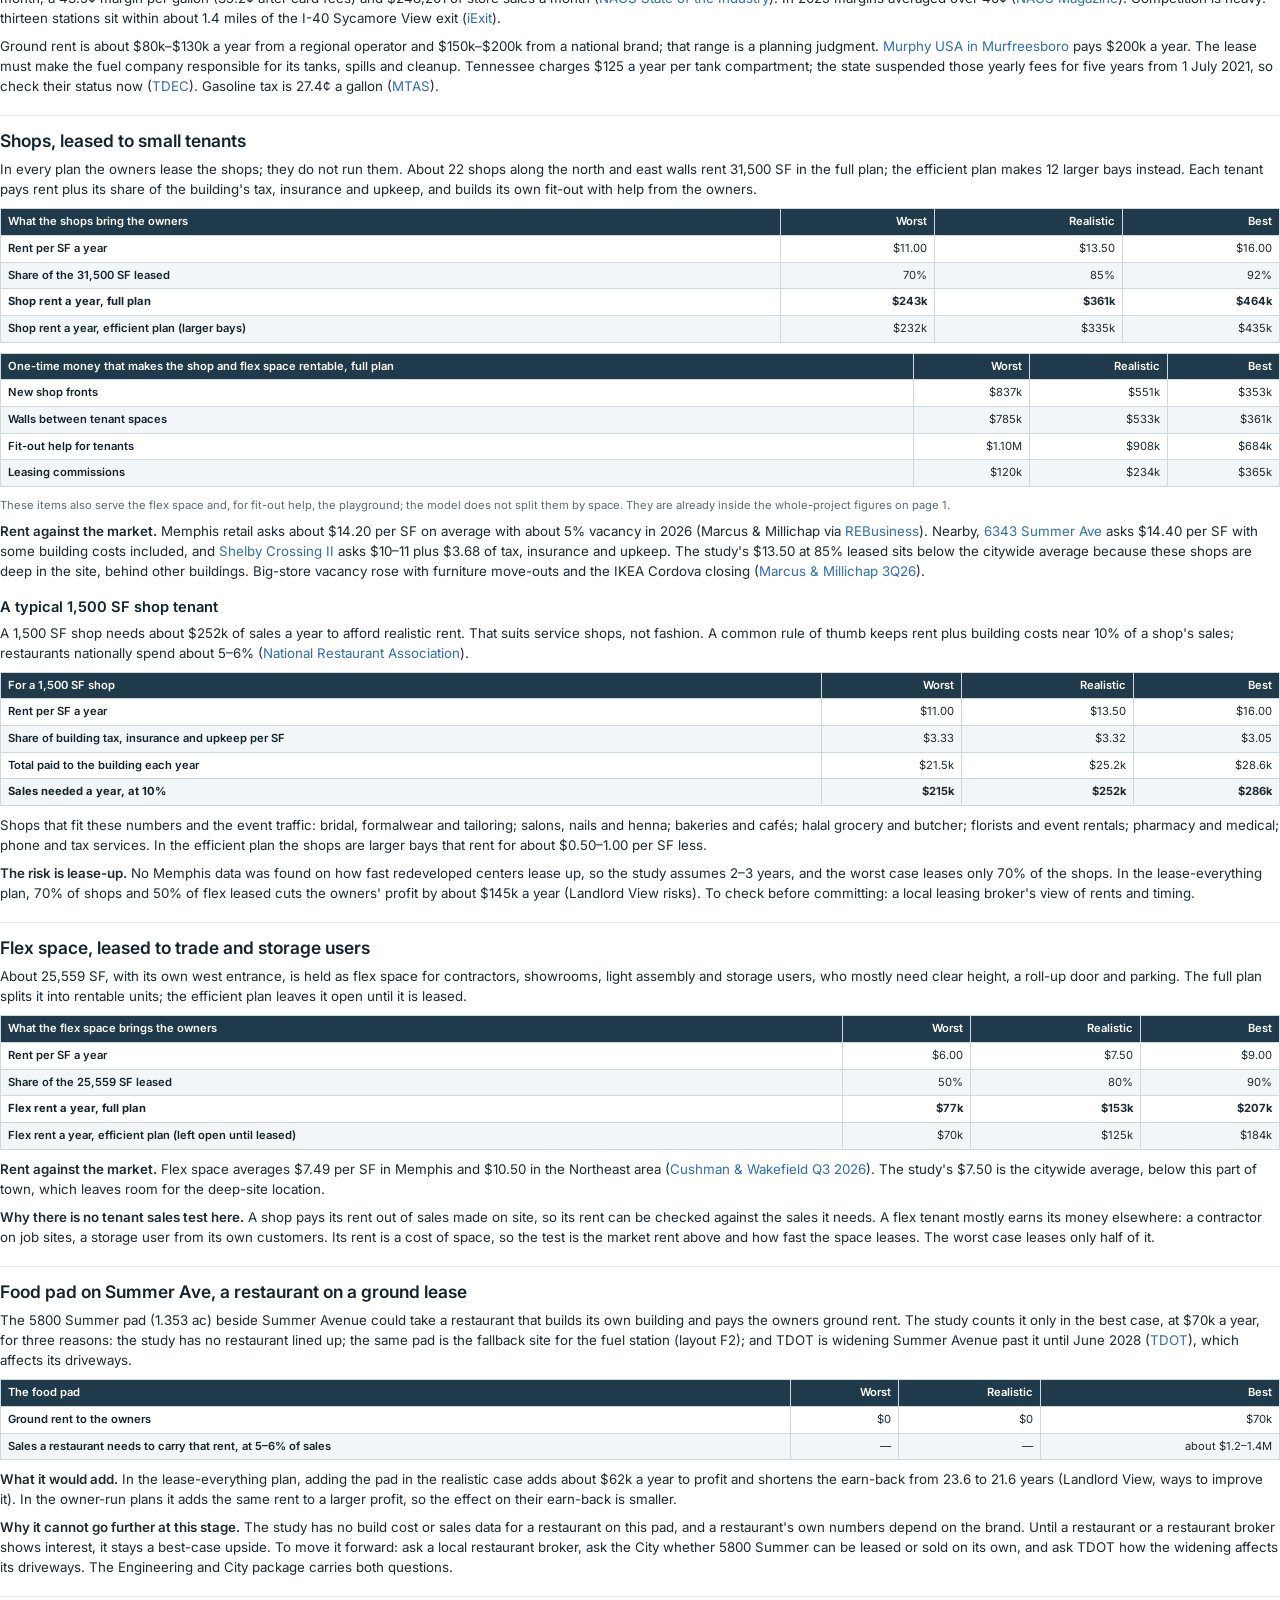
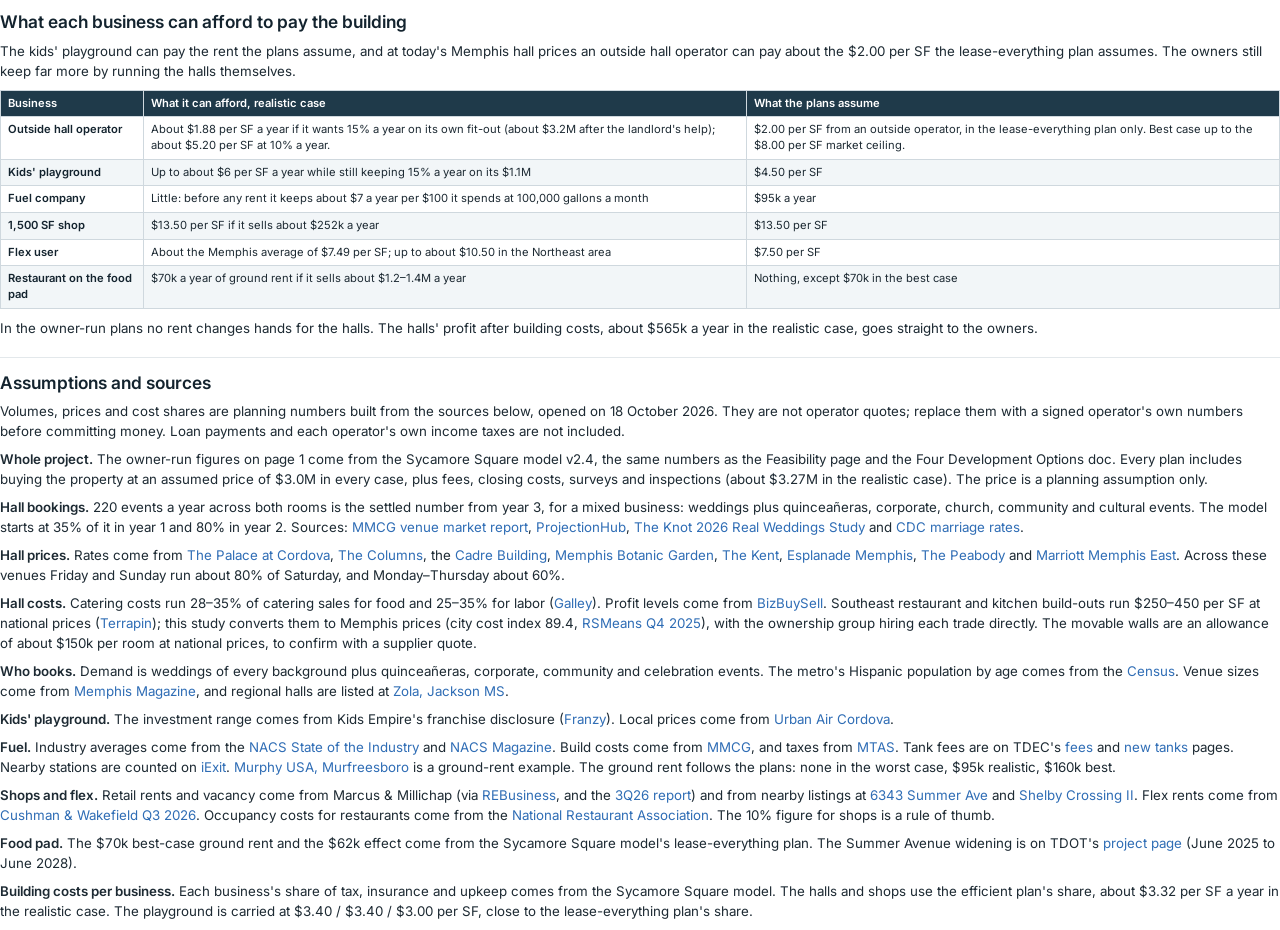
<file: pdf-src/operator-view.html>
<!doctype html>
<html lang="en">
<head>
<meta charset="utf-8">
<title>Sycamore Square — Feasibility Study: Operator View by Business</title>
<meta name="pdf-header" content="Sycamore Square · Public version · 18 Oct 2026">
<meta name="pdf-footer" content="Public version: planning figures from public data and desk research; not legal, engineering or investment advice, and not an offer of securities.">
<link rel="stylesheet" href="https://fonts.googleapis.com/css2?family=Inter:wght@400;600;700&display=swap">
<link rel="stylesheet" href="pdf.css">
</head>
<body>

<h1>Sycamore Square — Feasibility Study: Operator View by Business</h1>
<p class="sub">Public version · 18 Oct 2026</p>
<hr class="title-rule">

<h2>The whole project, run by the owners, buying included</h2>
<p class="headline"><strong>Run by the owners, the whole project earns its money back in 14.2 to 16.6 years in the realistic case.</strong> That counts everything: buying the property at an assumed price of $3.0M with fees and closing, the base building work, the hall fit-out, design, leasing and holding costs. A typical investment property earns back in about 12 years, and the goal is 10 years or less; only the best case gets there.</p>
<table class="fixed">
  <colgroup><col style="width:28%"><col><col><col><col></colgroup>
  <thead><tr><th>Owner-run plan</th><th class="num">All one-time money, realistic</th><th class="num">Profit a year, realistic</th><th class="num">Years to earn back, realistic</th><th class="num">Years to earn back, worst / best</th></tr></thead>
  <tbody>
    <tr><th>Full plan, built efficiently</th><td class="num">$15.19M</td><td class="num">$1.07M</td><td class="num">14.2</td><td class="num">never / 4.2</td></tr>
    <tr><th>Hybrid (phased)</th><td class="num">$13.86M</td><td class="num">$903k</td><td class="num">15.3</td><td class="num">never / 4.2</td></tr>
    <tr><th>Full plan (as drawn)</th><td class="num">$18.47M</td><td class="num">$1.11M</td><td class="num">16.6</td><td class="num">never / 5.0</td></tr>
  </tbody>
</table>
<p>Profit is before any loan payments. In the worst case all three lose money: about −$261k, −$313k and −$200k a year. For comparison, leasing everything out and running nothing takes about 23.6 years (see the Landlord View), and the lean hold about 17.5.</p>

<div class="callout">
  <p class="callout-title">How to read the rest of this document</p>
  <p>From here on, each business is looked at on its own, with only its own start-up money. For example, the two halls earn back their $3.43M fit-out in about 6 years. Those figures leave out buying the property and the base building work that every business shares, so <strong>they are not the project's earn-back</strong>. For the whole project, use the figures above: 14.2 to 16.6 years in the realistic case. The plans themselves are compared in the Four Development Options doc.</p>
</div>

<h3>Where the one-time money goes, realistic case</h3>
<table class="keep">
  <thead><tr><th>One-time money</th><th class="num">Efficient</th><th class="num">Hybrid</th><th class="num">Full plan</th></tr></thead>
  <tbody>
    <tr><th>Buying the property at an assumed price of $3.0M, with fees, closing, surveys and inspections</th><td class="num">$3.27M</td><td class="num">$3.27M</td><td class="num">$3.27M</td></tr>
    <tr><th>Base building work: roof, heating and AC, fire safety, restrooms, parking, flood, columns</th><td class="num">$6.21M</td><td class="num">$4.51M</td><td class="num">$8.04M</td></tr>
    <tr><th>Finishing the halls and kitchens</th><td class="num">$3.43M</td><td class="num">$2.01M</td><td class="num">$3.93M</td></tr>
    <tr><th>Adding Hall B and Kitchen B later (year 3)</th><td class="num">—</td><td class="num">$2.57M</td><td class="num">—</td></tr>
    <tr><th>Design, permits and a cushion for surprises</th><td class="num">$1.06M</td><td class="num">$767k</td><td class="num">$1.53M</td></tr>
    <tr><th>Signing tenants: build-out allowances and broker fees</th><td class="num">$747k</td><td class="num">$503k</td><td class="num">$1.14M</td></tr>
    <tr><th>Holding the building and loan interest during the work</th><td class="num">$491k</td><td class="num">$244k</td><td class="num">$569k</td></tr>
    <tr class="total"><th>All one-time money</th><td class="num">$15.19M</td><td class="num">$13.86M</td><td class="num">$18.47M</td></tr>
  </tbody>
</table>



<h2>Each business on its own</h2>
<p>Run as businesses, the two halls and the kids' playground can pay for themselves on their own start-up money; Hall A alone and the fuel station pay back slowly. At realistic numbers the two halls make about $565k a year after their share of the building's costs, and earn back their $3.43M fit-out in about 6 years. The playground operator makes about $193k a year after rent and earns back its $1.1M in about 5.7 years. Hall A alone makes about $111k a year, and a fuel company would earn only about $4 a year for every $100 it spends to build.</p>
<table>
  <thead><tr><th>Business</th><th>Money to start it</th><th>Sales a year</th><th>Profit a year, realistic</th><th>Profit a year, worst / best</th></tr></thead>
  <tbody>
    <tr><th>Two halls, run by the owners</th><td>$3.43M fit-out</td><td>$2.68M</td><td>$565k after building costs</td><td>−$467k / $1.67M</td></tr>
    <tr><th>Hall A alone (hybrid, first phase)</th><td>$2.01M fit-out</td><td>$1.22M</td><td>$111k after building costs</td><td>−$373k / $684k</td></tr>
    <tr><th>Kids' indoor playground, run by a tenant</th><td>$1.1M, paid by the operator</td><td>$1.10M</td><td>$193k after rent</td><td>−$6k / $516k</td></tr>
    <tr><th>Fuel station, built by a fuel company</th><td>$3.8M, paid by the fuel company</td><td>$1.74M store sales plus fuel</td><td>$166k after ground rent</td><td>−$113k / $632k</td></tr>
  </tbody>
</table>
<p>The owners lease the rest of the building and the pads. They do not run these businesses; what matters to the owners is the rent:</p>
<table>
  <thead><tr><th>Space</th><th>Who pays the owners</th><th class="num">Rent a year, realistic</th><th class="num">Worst / best</th></tr></thead>
  <tbody>
    <tr><th>About 22 small shops (31,500 SF to rent)</th><td>Shop tenants, each with its own fit-out</td><td class="num">$361k</td><td class="num">$243k / $464k</td></tr>
    <tr><th>Flex space (25,559 SF to rent)</th><td>Contractors, showrooms, light assembly, storage</td><td class="num">$153k</td><td class="num">$77k / $207k</td></tr>
    <tr><th>Food pad on Summer Ave</th><td>A restaurant on a ground lease</td><td class="num">$0</td><td class="num">$0 / $70k</td></tr>
  </tbody>
</table>
<p class="note">Rents are for the full plan; the efficient plan's larger shop bays and open flex space bring a little less (shops $335k, flex $125k). Profit here is before any loan payments. "Building costs" means each business's share of the building's property tax, insurance and upkeep; tenants repay theirs on top of the rent. Hall fit-outs are at Memphis prices, with the ownership group hiring each trade directly; the movable walls and the column removal are counted with the building work.</p>

<figure>
  <p class="chart-title">The playground and the two halls earn back their own money fastest</p>
  <p class="chart-sub">Years for each business to earn back its own start-up money, not the whole project. Dot = realistic; line runs from best to worst case.</p>
  <svg viewBox="0 0 680 250" width="100%" role="img" aria-label="Years to earn back each business's own start-up money">
    <g font-family="Inter, Arial, sans-serif" font-size="9.5" fill="#1d2a33">
      <!-- axis: x = 230 + years * 9.5, 0 to 40 years -->
      <g stroke="#e3e8eb" stroke-width="1">
        <line x1="230" y1="18" x2="230" y2="222"/><line x1="325" y1="18" x2="325" y2="222"/><line x1="420" y1="18" x2="420" y2="222"/><line x1="515" y1="18" x2="515" y2="222"/><line x1="610" y1="18" x2="610" y2="222"/>
      </g>
      <g stroke="#9aa9b2" stroke-width="1" stroke-dasharray="3 3"><line x1="325" y1="14" x2="325" y2="222"/><line x1="344" y1="14" x2="344" y2="222"/></g>
      <text x="321" y="10" fill="#5a6b76" text-anchor="end">Goal: 10 yrs</text><text x="348" y="10" fill="#5a6b76">Typical property: 12 yrs</text>
      <g fill="#5a6b76" text-anchor="middle"><text x="230" y="238">0 yrs</text><text x="325" y="238">10 yrs</text><text x="420" y="238">20 yrs</text><text x="515" y="238">30 yrs</text><text x="610" y="238">40 yrs</text></g>

      <text x="0" y="46" font-weight="600">Kids' playground</text><text x="0" y="59" fill="#5a6b76">tenant's $1.1M</text>
      <line x1="244" y1="50" x2="612" y2="50" stroke="#b9c6ce" stroke-width="2.5"/><path d="M612 46 L620 50 L612 54 Z" fill="#b9c6ce"/>
      <text x="626" y="53" fill="#5a6b76">never</text><text x="238" y="66" fill="#5a6b76">1.5</text>
      <circle cx="284" cy="50" r="6" fill="#2f6db5"/><text x="284" y="38" text-anchor="middle" font-weight="600">5.7 yrs</text>

      <text x="0" y="96" font-weight="600">Two halls, owner-run</text><text x="0" y="109" fill="#5a6b76">$3.43M fit-out</text>
      <line x1="243" y1="100" x2="612" y2="100" stroke="#b9c6ce" stroke-width="2.5"/><path d="M612 96 L620 100 L612 104 Z" fill="#b9c6ce"/>
      <text x="626" y="103" fill="#5a6b76">never</text><text x="236" y="116" fill="#5a6b76">1.4</text>
      <circle cx="288" cy="100" r="6" fill="#2f6db5"/><text x="288" y="88" text-anchor="middle" font-weight="600">6.1 yrs</text>

      <text x="0" y="146" font-weight="600">Hall A alone</text><text x="0" y="159" fill="#5a6b76">$2.01M fit-out</text>
      <line x1="249" y1="150" x2="612" y2="150" stroke="#b9c6ce" stroke-width="2.5"/><path d="M612 146 L620 150 L612 154 Z" fill="#b9c6ce"/>
      <text x="626" y="153" fill="#5a6b76">never</text><text x="242" y="166" fill="#5a6b76">2.0</text>
      <circle cx="403" cy="150" r="6" fill="#2f6db5"/><text x="403" y="138" text-anchor="middle" font-weight="600">18.2 yrs</text>

      <text x="0" y="196" font-weight="600">Fuel station</text><text x="0" y="209" fill="#5a6b76">fuel company's $3.8M</text>
      <line x1="272" y1="200" x2="612" y2="200" stroke="#b9c6ce" stroke-width="2.5"/><path d="M612 196 L620 200 L612 204 Z" fill="#b9c6ce"/>
      <text x="626" y="203" fill="#5a6b76">never</text><text x="265" y="216" fill="#5a6b76">4.4</text>
      <circle cx="448" cy="200" r="6" fill="#2f6db5"/><text x="448" y="188" text-anchor="middle" font-weight="600">22.9 yrs</text>
    </g>
  </svg>
  <figcaption>Sycamore Square model v2.4, each business on its own, worst / realistic / best · 18 Oct 2026</figcaption>
</figure>
<p>In the worst case none of them earns its money back. In the realistic case Hall A alone takes about 18 years and a fuel station about 23, past the 12 years of a typical investment property. The shops, flex space and food pad have no bar here: the owners' building work serves every space at once, and the model does not split it by business, so their rent is counted only in the whole-project figures on page 1.</p>

<h2>Two halls run by the owners</h2>
<p>At 220 events a year, about two a week in each hall, the halls take in about $2.68M and keep about $565k after their share of the building's costs. They break even at about 128 events a year. Most of the money comes from catering and Saturday rentals; weekday events mostly cover staff.</p>
<table>
  <thead><tr><th>What the halls book</th><th class="num">Worst</th><th class="num">Realistic</th><th class="num">Best</th></tr></thead>
  <tbody>
    <tr><th>Events a year, both halls, from year 3</th><td class="num">120</td><td class="num">220</td><td class="num">260</td></tr>
    <tr><th>Average room rental per event, all days</th><td class="num">$4,000</td><td class="num">$5,500</td><td class="num">$7,250</td></tr>
    <tr><th>Guests per event</th><td class="num">250</td><td class="num">300</td><td class="num">380</td></tr>
    <tr><th>Events catered in-house, and price per guest</th><td class="num">35% at $25</td><td class="num">55% at $32</td><td class="num">60% at $35</td></tr>
    <tr><th>Service charge on catering, half paid to event staff</th><td class="num">18%</td><td class="num">20%</td><td class="num">22%</td></tr>
    <tr><th>Kitchen fee when a client brings its own caterer</th><td class="num">$500</td><td class="num">$750</td><td class="num">$1,000</td></tr>
  </tbody>
</table>
<table>
  <thead><tr><th>Room rate card, one room</th><th class="num">Worst</th><th class="num">Realistic</th><th class="num">Best</th></tr></thead>
  <tbody>
    <tr><th>Saturday</th><td class="num">$6,500</td><td class="num">$8,000</td><td class="num">$10,000</td></tr>
    <tr><th>Friday and Sunday</th><td class="num">$5,000</td><td class="num">$6,500</td><td class="num">$8,000</td></tr>
    <tr><th>Monday–Thursday</th><td class="num">$3,500</td><td class="num">$4,750</td><td class="num">$6,000</td></tr>
  </tbody>
</table>
<p>About 36% of events fall on Saturdays, 36% on Fridays and Sundays and 27% on weekdays. The average per event sits about 16% below the rate card in the realistic case (22% in the worst, 11% in the best) for off-peak months and dates sold late.</p>

<table>
  <thead><tr><th>Money in and out each year</th><th class="num">Worst</th><th class="num">Realistic</th><th class="num">Best</th></tr></thead>
  <tbody>
    <tr><th>Room rental</th><td class="num">$480k</td><td class="num">$1.21M</td><td class="num">$1.89M</td></tr>
    <tr><th>Catering</th><td class="num">$262k</td><td class="num">$1.16M</td><td class="num">$2.07M</td></tr>
    <tr><th>Service charge on catering</th><td class="num">$47k</td><td class="num">$232k</td><td class="num">$456k</td></tr>
    <tr><th>Kitchen fees from outside caterers</th><td class="num">$39k</td><td class="num">$74k</td><td class="num">$104k</td></tr>
    <tr class="total"><th>Sales</th><td class="num">$829k</td><td class="num">$2.68M</td><td class="num">$4.52M</td></tr>
    <tr><th>Food for catered events</th><td class="num">$89k</td><td class="num">$360k</td><td class="num">$622k</td></tr>
    <tr><th>Catering staff</th><td class="num">$84k</td><td class="num">$325k</td><td class="num">$560k</td></tr>
    <tr><th>Service charge paid to event staff</th><td class="num">$24k</td><td class="num">$116k</td><td class="num">$228k</td></tr>
    <tr><th>Event-day staff: setup, cleaning, security</th><td class="num">$156k</td><td class="num">$264k</td><td class="num">$299k</td></tr>
    <tr><th>Card fees, marketing, supplies, repairs</th><td class="num">$91k</td><td class="num">$268k</td><td class="num">$407k</td></tr>
    <tr><th>Year-round staff</th><td class="num">$420k</td><td class="num">$380k</td><td class="num">$370k</td></tr>
    <tr><th>Utilities</th><td class="num">$143k</td><td class="num">$131k</td><td class="num">$119k</td></tr>
    <tr><th>Insurance</th><td class="num">$60k</td><td class="num">$50k</td><td class="num">$45k</td></tr>
    <tr><th>Leased tables, chairs and kitchen equipment</th><td class="num">$70k</td><td class="num">$60k</td><td class="num">$50k</td></tr>
    <tr class="total"><th>Running costs</th><td class="num">$1.14M</td><td class="num">$1.95M</td><td class="num">$2.70M</td></tr>
    <tr class="total"><th>Profit before building costs</th><td class="num">−$308k</td><td class="num">$724k</td><td class="num">$1.82M</td></tr>
    <tr><th>Halls' share of building tax, insurance and upkeep</th><td class="num">$159k</td><td class="num">$159k</td><td class="num">$145k</td></tr>
    <tr class="total"><th>Profit after building costs</th><td class="num">−$467k</td><td class="num">$565k</td><td class="num">$1.67M</td></tr>
    <tr><th>Fit-out paid by the owners</th><td class="num">$4.97M</td><td class="num">$3.43M</td><td class="num">$2.33M</td></tr>
    <tr><th>Events a year needed to break even, after building costs</th><td class="num">266</td><td class="num">128</td><td class="num">79</td></tr>
  </tbody>
</table>
<p>The fit-out covers hall finishes, lighting and sound at about $80 / $55 / $36 per SF, and the two kitchens (hoods, grease trap, cold storage) at about $338 / $235 / $164 per SF, at Memphis prices with the ownership group hiring each trade directly. Tables, chairs and kitchen equipment are leased. A movable acoustic wall in each main room, about $235k for both, is counted with the building work.</p>
<p><strong>The market supports the product:</strong></p>
<ul>
  <li><strong>Size.</strong> Each 11,000 SF room seats about 650–700 at tables with a dance floor, stage and buffet; together the halls seat about 1,300–1,450. A movable wall splits each room for two 150–350 guest events, so the venue can run up to four events at once, one very large wedding across both rooms, or one coordinated event. The rooms are column-free once the 4 existing columns are removed.</li>
  <li><strong>Saturday prices.</strong> Comparable Memphis halls ask about $7,000–9,000 for a 300–400 guest Saturday. <a href="https://thepalaceatcordova.com/pricing/">The Palace at Cordova</a> asks $7,000 on Saturday, $6,500 on Friday, $6,000 on Sunday and $5,500 Monday–Thursday for 11 hours, and sells dates inside 30 days from $3,500. <a href="https://www.zola.com/wedding-vendors/wedding-venues/the-columns-at-one-commerce-square">The Columns</a> ballroom is $8,550 for 10 am to midnight. Premium venues ask more: the <a href="https://www.herecomestheguide.com/wedding-venues/tennessee/the-historic-cadre-building">Cadre Building</a> $12,200 and <a href="https://membg.org/wp-content/uploads/2025/07/MBG-Rentals-Pricing-2026.pdf">Memphis Botanic Garden</a> $10,000. A full room for 650–700 guests rents for $11,000–15,000 at the few venues that size, such as <a href="https://www.herecomestheguide.com/wedding-venues/tennessee/the-kent-memphis">The Kent</a>.</li>
  <li><strong>Catering prices.</strong> Memphis buffets run $18–35 per guest and plated meals $28–52, plus a 20–24% service charge: <a href="https://www.herecomestheguide.com/wedding-venues/tennessee/esplanade-memphis">Esplanade Memphis</a> charges 20% and <a href="https://www.zola.com/wedding-vendors/wedding-venues/the-peabody-hotel">The Peabody</a> 23%. <a href="https://www.herecomestheguide.com/wedding-venues/tennessee/marriott-memphis-east">Marriott Memphis East</a> lists $34–52 per person.</li>
  <li><strong>Profit levels.</strong> Catering businesses sold in 2021–25 kept a median of about 23% of sales as profit (<a href="https://www.bizbuysell.com/learning-center/valuation-benchmarks/catering/">BizBuySell</a>). The halls' realistic case keeps 27% before building costs, because room rental, which costs little to deliver, is about 45% of sales.</li>
  <li><strong>Who books.</strong> Weddings of every background, plus quinceañeras, corporate, church, community and celebration events. Large Arab, South Asian, African and Hispanic weddings and celebrations are among the customer bases; about 1,100–1,200 girls in the metro's Hispanic community turn 15 each year (<a href="https://data.census.gov/table/ACSDT5Y2024.B01001I?g=310XX00US32820">Census</a>). The largest banquet halls listed in Jackson, Mississippi hold about 350 guests (<a href="https://www.zola.com/wedding-vendors/search/jackson-ms--wedding-venues--ballrooms-banquet-halls">Zola, Jackson MS</a>), so very large events may also come from there.</li>
  <li><strong>Bookings.</strong> 220 events a year is a year-3 number for a mixed business, not a wedding-only one. Mixed-use venues run 100–200+ events a year and wedding-only venues 30–60 (<a href="https://mmcginvest.com/post/the-u-s-wedding-venue-market-a-investment-thesis-for-2026-2030">MMCG</a>); one industry estimate puts the average venue at 217 (<a href="https://www.projectionhub.com/post/how-to-start-a-wedding-venue">ProjectionHub</a>). Two rooms have only 104 Saturdays a year, so at most about 40% of 220 events can fall on a Saturday. Couples book their venue 12–18 months ahead, so a fair estimate is about 110–140 events in year 1 and 170–200 in year 2. The average US wedding has about 117 guests (<a href="https://images.theknot.com/rules/2026/the-knot-real-weddings-study-data-read-out-2026.pdf">The Knot</a>), which is why each room needs its movable wall: without it, bookings could stay near 120–160 a year.</li>
  <li><strong>Competition.</strong> No hall outside the hotels seating 500 or more was found in northeast Memphis, Raleigh or Bartlett. The nearest are in Cordova and Germantown (FedEx Event Center, about 500 seated; Esplanade, 400) and downtown (The Kent, 600) (<a href="https://memphismagazine.com/business/spaces-and-places/">Memphis Magazine</a>). The 900-seat ballroom at the former Memphis Vitality Hotel has closed.</li>
  <li><strong>Capacity cap.</strong> Post capacities for seating at tables, about 1,470 for both halls together. Chairs-only ceremonies for 3,000 or more would push the building into a stricter earthquake-safety class (see the Landlord View risks).</li>
</ul>

<h2>Hall A alone (the hybrid's first phase)</h2>
<p>One hall pays back slowly, because its year-round costs are almost as high as for two. At 100 events a year Hall A keeps about $111k after its share of the building's costs, and it needs about 82 events a year just to break even. That is why the hybrid adds Hall B once Hall A books well.</p>
<table>
  <thead><tr><th>Each year</th><th class="num">Worst</th><th class="num">Realistic</th><th class="num">Best</th></tr></thead>
  <tbody>
    <tr><th>Events a year</th><td class="num">55</td><td class="num">100</td><td class="num">125</td></tr>
    <tr class="total"><th>Sales</th><td class="num">$380k</td><td class="num">$1.22M</td><td class="num">$2.17M</td></tr>
    <tr><th>Food, catering staff, service charge paid out and event-day staff</th><td class="num">$162k</td><td class="num">$484k</td><td class="num">$822k</td></tr>
    <tr><th>Card fees, marketing, supplies, repairs</th><td class="num">$42k</td><td class="num">$122k</td><td class="num">$196k</td></tr>
    <tr><th>Year-round staff, utilities, insurance and leased equipment</th><td class="num">$453k</td><td class="num">$405k</td><td class="num">$384k</td></tr>
    <tr class="total"><th>Profit before building costs</th><td class="num">−$277k</td><td class="num">$206k</td><td class="num">$772k</td></tr>
    <tr><th>Hall A's share of building tax, insurance and upkeep</th><td class="num">$96k</td><td class="num">$96k</td><td class="num">$88k</td></tr>
    <tr class="total"><th>Profit after building costs</th><td class="num">−$373k</td><td class="num">$111k</td><td class="num">$684k</td></tr>
    <tr><th>Fit-out paid by the owners (Hall A, Kitchen A, dining)</th><td class="num">$2.91M</td><td class="num">$2.01M</td><td class="num">$1.36M</td></tr>
    <tr><th>Events a year needed to break even, after building costs</th><td class="num">171</td><td class="num">82</td><td class="num">51</td></tr>
  </tbody>
</table>
<p>Hall A covers 28,773 SF: the hall suite, Kitchen A, the reservable dining room and service space. Prices per event are the same as for two halls.</p>

<h2>Kids' indoor playground, run by a tenant</h2>
<p>An indoor playground (soft play, climbing and party rooms) is the steadiest business here. At $1.10M of sales the operator keeps about $193k a year after paying rent and its share of the building's costs, and it breaks even at about $675k of sales.</p>
<table>
  <thead><tr><th>Each year</th><th class="num">Worst</th><th class="num">Realistic</th><th class="num">Best</th></tr></thead>
  <tbody>
    <tr class="total"><th>Sales</th><td class="num">$750k</td><td class="num">$1.10M</td><td class="num">$1.60M</td></tr>
    <tr><th>Staff</th><td class="num">$240k</td><td class="num">$319k</td><td class="num">$416k</td></tr>
    <tr><th>Supplies, marketing, repairs, card fees, insurance</th><td class="num">$221k</td><td class="num">$280k</td><td class="num">$328k</td></tr>
    <tr><th>Utilities</th><td class="num">$50k</td><td class="num">$45k</td><td class="num">$40k</td></tr>
    <tr><th>Management and other fixed costs</th><td class="num">$130k</td><td class="num">$120k</td><td class="num">$110k</td></tr>
    <tr class="total"><th>Profit before rent</th><td class="num">$109k</td><td class="num">$336k</td><td class="num">$706k</td></tr>
    <tr><th>Rent, at $3.00 / $4.50 / $7.50 per SF a year</th><td class="num">$54k</td><td class="num">$81k</td><td class="num">$135k</td></tr>
    <tr><th>Share of building tax, insurance and upkeep</th><td class="num">$61k</td><td class="num">$61k</td><td class="num">$54k</td></tr>
    <tr class="total"><th>Profit after rent</th><td class="num">−$6k</td><td class="num">$193k</td><td class="num">$516k</td></tr>
    <tr><th>Money the operator invests</th><td class="num">$1.6M</td><td class="num">$1.1M</td><td class="num">$0.8M</td></tr>
    <tr><th>Sales needed to break even</th><td class="num">$765k</td><td class="num">$675k</td><td class="num">$635k</td></tr>
  </tbody>
</table>
<p>The investment matches Kids Empire's franchise disclosure: $803,750–$1,765,000 to open 15,000+ SF (<a href="https://franzy.com/franchises/kids-empire">Franzy</a>). The least certain number is how much of its sales the operator keeps before rent: 31% here, while entertainment centers with more staff often keep 15–22%. At 20%, profit after rent would fall to about $78k, and earning back the $1.1M would take about 14 years.</p>
<p>The opening is there, but not empty. <a href="https://www.urbanair.com/tennessee-cordova/">Urban Air in Cordova</a> charges $24.99 for unlimited play, with parties from $149.99 (<a href="https://www.urbanair.com/tennessee-cordova/kids-birthday-parties/">parties</a>). Larger active parks and a few smaller toddler open-play spots operate across the metro area, so this center must win on location and on private sessions for event guests' children.</p>

<h2>Fuel station, built by a fuel company on a ground lease</h2>
<p>A fuel company would build and run the station and pay the owners ground rent. At realistic volumes it keeps only about $166k a year after a $95k ground rent, on a $3.8M build: about $4 a year for every $100 it spends. So a deal is not assured, and the owners should not build or run the station themselves. In the worst case no fuel company signs, so the plans count no ground rent.</p>
<table>
  <thead><tr><th>The fuel company's year</th><th class="num">Worst</th><th class="num">Realistic</th><th class="num">Best</th></tr></thead>
  <tbody>
    <tr><th>Gallons a month</th><td class="num">60,000</td><td class="num">100,000</td><td class="num">140,000</td></tr>
    <tr><th>Fuel profit per gallon, after card fees</th><td class="num">26¢</td><td class="num">35¢</td><td class="num">41¢</td></tr>
    <tr><th>Fuel profit</th><td class="num">$187k</td><td class="num">$420k</td><td class="num">$689k</td></tr>
    <tr><th>Store sales</th><td class="num">$1.08M</td><td class="num">$1.74M</td><td class="num">$2.64M</td></tr>
    <tr><th>Store profit on those sales (30% / 35% / 38%)</th><td class="num">$324k</td><td class="num">$609k</td><td class="num">$1.00M</td></tr>
    <tr><th>Store running costs: staff, utilities, upkeep</th><td class="num">$624k</td><td class="num">$768k</td><td class="num">$900k</td></tr>
    <tr class="total"><th>Profit before ground rent</th><td class="num">−$113k</td><td class="num">$261k</td><td class="num">$792k</td></tr>
    <tr><th>Ground rent to the owners</th><td class="num">$0 (no deal)</td><td class="num">$95k</td><td class="num">$160k</td></tr>
    <tr class="total"><th>Profit after ground rent</th><td class="num">−$113k</td><td class="num">$166k</td><td class="num">$632k</td></tr>
    <tr><th>What the fuel company spends to build</th><td class="num">$5.0M</td><td class="num">$3.8M</td><td class="num">$2.8M</td></tr>
  </tbody>
</table>
<p>To keep $10 a year for every $100 it spends, a fuel company would need about 150,000 gallons a month at realistic margins, about the national average. National 2024 averages were 150,157 gallons a month, a 43.5¢ margin per gallon (35.2¢ after card fees) and $248,201 of store sales a month (<a href="https://www.convenience.org/events/SOI/Presentations/Financial-and-Operational-Lessons_SOI2025.pdf">NACS State of the Industry</a>). In 2025 margins averaged over 40¢ (<a href="https://www.nacsmagazine.com/issues/june-2026/5-key-metrics-defining-the-convenience-industrys-health">NACS Magazine</a>). Competition is heavy: thirteen stations sit within about 1.4 miles of the I-40 Sycamore View exit (<a href="https://www.iexitapp.com/Tennessee/I-40/Exit%2012/13207">iExit</a>).</p>
<p>Ground rent is about $80k–$130k a year from a regional operator and $150k–$200k from a national brand; that range is a planning judgment. <a href="https://investmentgrade.com/nnnlisting/murphy-usa-murfreesboro-tn-xx0GNQEOhH/">Murphy USA in Murfreesboro</a> pays $200k a year. The lease must make the fuel company responsible for its tanks, spills and cleanup. Tennessee charges $125 a year per tank compartment; the state suspended those yearly fees for five years from 1 July 2021, so check their status now (<a href="https://www.tn.gov/environment/ust/notification-fees.html">TDEC</a>). Gasoline tax is 27.4¢ a gallon (<a href="https://www.mtas.tennessee.edu/reference/petroleum-taxes">MTAS</a>).</p>

<h2>Shops, leased to small tenants</h2>
<p>In every plan the owners lease the shops; they do not run them. About 22 shops along the north and east walls rent 31,500 SF in the full plan; the efficient plan makes 12 larger bays instead. Each tenant pays rent plus its share of the building's tax, insurance and upkeep, and builds its own fit-out with help from the owners.</p>
<table>
  <thead><tr><th>What the shops bring the owners</th><th class="num">Worst</th><th class="num">Realistic</th><th class="num">Best</th></tr></thead>
  <tbody>
    <tr><th>Rent per SF a year</th><td class="num">$11.00</td><td class="num">$13.50</td><td class="num">$16.00</td></tr>
    <tr><th>Share of the 31,500 SF leased</th><td class="num">70%</td><td class="num">85%</td><td class="num">92%</td></tr>
    <tr class="total"><th>Shop rent a year, full plan</th><td class="num">$243k</td><td class="num">$361k</td><td class="num">$464k</td></tr>
    <tr><th>Shop rent a year, efficient plan (larger bays)</th><td class="num">$232k</td><td class="num">$335k</td><td class="num">$435k</td></tr>
  </tbody>
</table>
<table>
  <thead><tr><th>One-time money that makes the shop and flex space rentable, full plan</th><th class="num">Worst</th><th class="num">Realistic</th><th class="num">Best</th></tr></thead>
  <tbody>
    <tr><th>New shop fronts</th><td class="num">$837k</td><td class="num">$551k</td><td class="num">$353k</td></tr>
    <tr><th>Walls between tenant spaces</th><td class="num">$785k</td><td class="num">$533k</td><td class="num">$361k</td></tr>
    <tr><th>Fit-out help for tenants</th><td class="num">$1.10M</td><td class="num">$908k</td><td class="num">$684k</td></tr>
    <tr><th>Leasing commissions</th><td class="num">$120k</td><td class="num">$234k</td><td class="num">$365k</td></tr>
  </tbody>
</table>
<p class="note">These items also serve the flex space and, for fit-out help, the playground; the model does not split them by space. They are already inside the whole-project figures on page 1.</p>
<p><strong>Rent against the market.</strong> Memphis retail asks about $14.20 per SF on average with about 5% vacancy in 2026 (Marcus &amp; Millichap via <a href="https://rebusinessonline.com/redevelopment-reinvestment-shape-memphis-retail-sectors-next-chapter/">REBusiness</a>). Nearby, <a href="https://www.commercialcafe.com/commercial-property/us/tn/memphis/6343-summer-ave/">6343 Summer Ave</a> asks $14.40 per SF with some building costs included, and <a href="https://www.commercialcafe.com/commercial-property/us/tn/memphis/shelby-crossing-ii/">Shelby Crossing II</a> asks $10–11 plus $3.68 of tax, insurance and upkeep. The study's $13.50 at 85% leased sits below the citywide average because these shops are deep in the site, behind other buildings. Big-store vacancy rose with furniture move-outs and the IKEA Cordova closing (<a href="https://www.marcusmillichap.com/research/market-report/memphis/memphis-3q26-retail-market-report">Marcus &amp; Millichap 3Q26</a>).</p>

<h3>A typical 1,500 SF shop tenant</h3>
<p>A 1,500 SF shop needs about $252k of sales a year to afford realistic rent. That suits service shops, not fashion. A common rule of thumb keeps rent plus building costs near 10% of a shop's sales; restaurants nationally spend about 5–6% (<a href="https://restaurant.org/research-and-media/research/restaurant-economic-insights/analysis-commentary/restaurant-occupancy-costs-were-more-than-5-of-sales-in-2024/">National Restaurant Association</a>).</p>
<table>
  <thead><tr><th>For a 1,500 SF shop</th><th class="num">Worst</th><th class="num">Realistic</th><th class="num">Best</th></tr></thead>
  <tbody>
    <tr><th>Rent per SF a year</th><td class="num">$11.00</td><td class="num">$13.50</td><td class="num">$16.00</td></tr>
    <tr><th>Share of building tax, insurance and upkeep per SF</th><td class="num">$3.33</td><td class="num">$3.32</td><td class="num">$3.05</td></tr>
    <tr><th>Total paid to the building each year</th><td class="num">$21.5k</td><td class="num">$25.2k</td><td class="num">$28.6k</td></tr>
    <tr class="total"><th>Sales needed a year, at 10%</th><td class="num">$215k</td><td class="num">$252k</td><td class="num">$286k</td></tr>
  </tbody>
</table>
<p>Shops that fit these numbers and the event traffic: bridal, formalwear and tailoring; salons, nails and henna; bakeries and cafés; halal grocery and butcher; florists and event rentals; pharmacy and medical; phone and tax services. In the efficient plan the shops are larger bays that rent for about $0.50–1.00 per SF less.</p>
<p><strong>The risk is lease-up.</strong> No Memphis data was found on how fast redeveloped centers lease up, so the study assumes 2–3 years, and the worst case leases only 70% of the shops. In the lease-everything plan, 70% of shops and 50% of flex leased cuts the owners' profit by about $145k a year (Landlord View risks). To check before committing: a local leasing broker's view of rents and timing.</p>

<h2>Flex space, leased to trade and storage users</h2>
<p>About 25,559 SF, with its own west entrance, is held as flex space for contractors, showrooms, light assembly and storage users, who mostly need clear height, a roll-up door and parking. The full plan splits it into rentable units; the efficient plan leaves it open until it is leased.</p>
<table>
  <thead><tr><th>What the flex space brings the owners</th><th class="num">Worst</th><th class="num">Realistic</th><th class="num">Best</th></tr></thead>
  <tbody>
    <tr><th>Rent per SF a year</th><td class="num">$6.00</td><td class="num">$7.50</td><td class="num">$9.00</td></tr>
    <tr><th>Share of the 25,559 SF leased</th><td class="num">50%</td><td class="num">80%</td><td class="num">90%</td></tr>
    <tr class="total"><th>Flex rent a year, full plan</th><td class="num">$77k</td><td class="num">$153k</td><td class="num">$207k</td></tr>
    <tr><th>Flex rent a year, efficient plan (left open until leased)</th><td class="num">$70k</td><td class="num">$125k</td><td class="num">$184k</td></tr>
  </tbody>
</table>
<p><strong>Rent against the market.</strong> Flex space averages $7.49 per SF in Memphis and $10.50 in the Northeast area (<a href="https://content.cushmanwakefield.com/api/public/content/98d386c66df1448d8e10b6aa827d09b1?v=e6a3bbf6">Cushman &amp; Wakefield Q3 2026</a>). The study's $7.50 is the citywide average, below this part of town, which leaves room for the deep-site location.</p>
<p><strong>Why there is no tenant sales test here.</strong> A shop pays its rent out of sales made on site, so its rent can be checked against the sales it needs. A flex tenant mostly earns its money elsewhere: a contractor on job sites, a storage user from its own customers. Its rent is a cost of space, so the test is the market rent above and how fast the space leases. The worst case leases only half of it.</p>

<h2>Food pad on Summer Ave, a restaurant on a ground lease</h2>
<p>The 5800 Summer pad (1.353 ac) beside Summer Avenue could take a restaurant that builds its own building and pays the owners ground rent. The study counts it only in the best case, at $70k a year, for three reasons: the study has no restaurant lined up; the same pad is the fallback site for the fuel station (layout F2); and TDOT is widening Summer Avenue past it until June 2028 (<a href="https://www.tn.gov/tdot/news/2025/6/5/summer-avenue-widening-project-to-begin-in-memphis-.html">TDOT</a>), which affects its driveways.</p>
<table>
  <thead><tr><th>The food pad</th><th class="num">Worst</th><th class="num">Realistic</th><th class="num">Best</th></tr></thead>
  <tbody>
    <tr><th>Ground rent to the owners</th><td class="num">$0</td><td class="num">$0</td><td class="num">$70k</td></tr>
    <tr><th>Sales a restaurant needs to carry that rent, at 5–6% of sales</th><td class="num">—</td><td class="num">—</td><td class="num">about $1.2–1.4M</td></tr>
  </tbody>
</table>
<p><strong>What it would add.</strong> In the lease-everything plan, adding the pad in the realistic case adds about $62k a year to profit and shortens the earn-back from 23.6 to 21.6 years (Landlord View, ways to improve it). In the owner-run plans it adds the same rent to a larger profit, so the effect on their earn-back is smaller.</p>
<p><strong>Why it cannot go further at this stage.</strong> The study has no build cost or sales data for a restaurant on this pad, and a restaurant's own numbers depend on the brand. Until a restaurant or a restaurant broker shows interest, it stays a best-case upside. To move it forward: ask a local restaurant broker, ask the City whether 5800 Summer can be leased or sold on its own, and ask TDOT how the widening affects its driveways. The Engineering and City package carries both questions.</p>

<h2>What each business can afford to pay the building</h2>
<p>The kids' playground can pay the rent the plans assume, and at today's Memphis hall prices an outside hall operator can pay about the $2.00 per SF the lease-everything plan assumes. The owners still keep far more by running the halls themselves.</p>
<table>
  <thead><tr><th>Business</th><th>What it can afford, realistic case</th><th>What the plans assume</th></tr></thead>
  <tbody>
    <tr><th>Outside hall operator</th><td>About $1.88 per SF a year if it wants 15% a year on its own fit-out (about $3.2M after the landlord's help); about $5.20 per SF at 10% a year.</td><td>$2.00 per SF from an outside operator, in the lease-everything plan only. Best case up to the $8.00 per SF market ceiling.</td></tr>
    <tr><th>Kids' playground</th><td>Up to about $6 per SF a year while still keeping 15% a year on its $1.1M</td><td>$4.50 per SF</td></tr>
    <tr><th>Fuel company</th><td>Little: before any rent it keeps about $7 a year per $100 it spends at 100,000 gallons a month</td><td>$95k a year</td></tr>
    <tr><th>1,500 SF shop</th><td>$13.50 per SF if it sells about $252k a year</td><td>$13.50 per SF</td></tr>
    <tr><th>Flex user</th><td>About the Memphis average of $7.49 per SF; up to about $10.50 in the Northeast area</td><td>$7.50 per SF</td></tr>
    <tr><th>Restaurant on the food pad</th><td>$70k a year of ground rent if it sells about $1.2–1.4M a year</td><td>Nothing, except $70k in the best case</td></tr>
  </tbody>
</table>
<p>In the owner-run plans no rent changes hands for the halls. The halls' profit after building costs, about $565k a year in the realistic case, goes straight to the owners.</p>

<h2>Assumptions and sources</h2>
<p>Volumes, prices and cost shares are planning numbers built from the sources below, opened on 18 October 2026. They are not operator quotes; replace them with a signed operator's own numbers before committing money. Loan payments and each operator's own income taxes are not included.</p>
<p><strong>Whole project.</strong> The owner-run figures on page 1 come from the Sycamore Square model v2.4, the same numbers as the Feasibility page and the Four Development Options doc. Every plan includes buying the property at an assumed price of $3.0M in every case, plus fees, closing costs, surveys and inspections (about $3.27M in the realistic case). The price is a planning assumption only.</p>
<p><strong>Hall bookings.</strong> 220 events a year across both rooms is the settled number from year 3, for a mixed business: weddings plus quinceañeras, corporate, church, community and cultural events. The model starts at 35% of it in year 1 and 80% in year 2. Sources: <a href="https://mmcginvest.com/post/the-u-s-wedding-venue-market-a-investment-thesis-for-2026-2030">MMCG venue market report</a>, <a href="https://www.projectionhub.com/post/how-to-start-a-wedding-venue">ProjectionHub</a>, <a href="https://images.theknot.com/rules/2026/the-knot-real-weddings-study-data-read-out-2026.pdf">The Knot 2026 Real Weddings Study</a> and <a href="https://www.cdc.gov/nchs/data/dvs/marriage-divorce/state-marriage-rates-90-95-00-24.pdf">CDC marriage rates</a>.</p>
<p><strong>Hall prices.</strong> Rates come from <a href="https://thepalaceatcordova.com/pricing/">The Palace at Cordova</a>, <a href="https://www.zola.com/wedding-vendors/wedding-venues/the-columns-at-one-commerce-square">The Columns</a>, the <a href="https://www.herecomestheguide.com/wedding-venues/tennessee/the-historic-cadre-building">Cadre Building</a>, <a href="https://membg.org/wp-content/uploads/2025/07/MBG-Rentals-Pricing-2026.pdf">Memphis Botanic Garden</a>, <a href="https://www.herecomestheguide.com/wedding-venues/tennessee/the-kent-memphis">The Kent</a>, <a href="https://www.herecomestheguide.com/wedding-venues/tennessee/esplanade-memphis">Esplanade Memphis</a>, <a href="https://www.zola.com/wedding-vendors/wedding-venues/the-peabody-hotel">The Peabody</a> and <a href="https://www.herecomestheguide.com/wedding-venues/tennessee/marriott-memphis-east">Marriott Memphis East</a>. Across these venues Friday and Sunday run about 80% of Saturday, and Monday–Thursday about 60%.</p>
<p><strong>Hall costs.</strong> Catering costs run 28–35% of catering sales for food and 25–35% for labor (<a href="https://www.galleysolutions.com/blog/how-to-price-a-catering-menu-for-profitability">Galley</a>). Profit levels come from <a href="https://www.bizbuysell.com/learning-center/valuation-benchmarks/catering/">BizBuySell</a>. Southeast restaurant and kitchen build-outs run $250–450 per SF at national prices (<a href="https://terrapincg.com/news/average-cost-to-build-high-end-restaurant">Terrapin</a>); this study converts them to Memphis prices (city cost index 89.4, <a href="https://www.rsmeans.com/media/wysiwyg/quarterly_updates/Q4-2025-Change-Notice.pdf">RSMeans Q4 2025</a>), with the ownership group hiring each trade directly. The movable walls are an allowance of about $150k per room at national prices, to confirm with a supplier quote.</p>
<p><strong>Who books.</strong> Demand is weddings of every background plus quinceañeras, corporate, community and celebration events. The metro's Hispanic population by age comes from the <a href="https://data.census.gov/table/ACSDT5Y2024.B01001I?g=310XX00US32820">Census</a>. Venue sizes come from <a href="https://memphismagazine.com/business/spaces-and-places/">Memphis Magazine</a>, and regional halls are listed at <a href="https://www.zola.com/wedding-vendors/search/jackson-ms--wedding-venues--ballrooms-banquet-halls">Zola, Jackson MS</a>.</p>
<p><strong>Kids' playground.</strong> The investment range comes from Kids Empire's franchise disclosure (<a href="https://franzy.com/franchises/kids-empire">Franzy</a>). Local prices come from <a href="https://www.urbanair.com/tennessee-cordova/">Urban Air Cordova</a>.</p>
<p><strong>Fuel.</strong> Industry averages come from the <a href="https://www.convenience.org/events/SOI/Presentations/Financial-and-Operational-Lessons_SOI2025.pdf">NACS State of the Industry</a> and <a href="https://www.nacsmagazine.com/issues/june-2026/5-key-metrics-defining-the-convenience-industrys-health">NACS Magazine</a>. Build costs come from <a href="https://www.mmcginvest.com/post/gas-station-construction-cost-breakdown-and-why-a-gas-station-feasibility-study-is-essential">MMCG</a>, and taxes from <a href="https://www.mtas.tennessee.edu/reference/petroleum-taxes">MTAS</a>. Tank fees are on TDEC's <a href="https://www.tn.gov/environment/ust/notification-fees.html">fees</a> and <a href="https://www.tn.gov/environment/ust/notification-fees/installation.html">new tanks</a> pages. Nearby stations are counted on <a href="https://www.iexitapp.com/Tennessee/I-40/Exit%2012/13207">iExit</a>. <a href="https://investmentgrade.com/nnnlisting/murphy-usa-murfreesboro-tn-xx0GNQEOhH/">Murphy USA, Murfreesboro</a> is a ground-rent example. The ground rent follows the plans: none in the worst case, $95k realistic, $160k best.</p>
<p><strong>Shops and flex.</strong> Retail rents and vacancy come from Marcus &amp; Millichap (via <a href="https://rebusinessonline.com/redevelopment-reinvestment-shape-memphis-retail-sectors-next-chapter/">REBusiness</a>, and the <a href="https://www.marcusmillichap.com/research/market-report/memphis/memphis-3q26-retail-market-report">3Q26 report</a>) and from nearby listings at <a href="https://www.commercialcafe.com/commercial-property/us/tn/memphis/6343-summer-ave/">6343 Summer Ave</a> and <a href="https://www.commercialcafe.com/commercial-property/us/tn/memphis/shelby-crossing-ii/">Shelby Crossing II</a>. Flex rents come from <a href="https://content.cushmanwakefield.com/api/public/content/98d386c66df1448d8e10b6aa827d09b1?v=e6a3bbf6">Cushman &amp; Wakefield Q3 2026</a>. Occupancy costs for restaurants come from the <a href="https://restaurant.org/research-and-media/research/restaurant-economic-insights/analysis-commentary/restaurant-occupancy-costs-were-more-than-5-of-sales-in-2024/">National Restaurant Association</a>. The 10% figure for shops is a rule of thumb.</p>
<p><strong>Food pad.</strong> The $70k best-case ground rent and the $62k effect come from the Sycamore Square model's lease-everything plan. The Summer Avenue widening is on TDOT's <a href="https://www.tn.gov/tdot/news/2025/6/5/summer-avenue-widening-project-to-begin-in-memphis-.html">project page</a> (June 2025 to June 2028).</p>
<p><strong>Building costs per business.</strong> Each business's share of tax, insurance and upkeep comes from the Sycamore Square model. The halls and shops use the efficient plan's share, about $3.32 per SF a year in the realistic case. The playground is carried at $3.40 / $3.40 / $3.00 per SF, close to the lease-everything plan's share.</p>

</body>
</html>
</file>
<file: assets/css/styles.css>
/* Sycamore Square — investor site. Mobile-first. "Golden hour" look: warm champagne grounds, white cards,
   a sunset gradient (gold → coral → rose → violet) for accents, soft shadows and rounded corners. */

:root {
  /* Grounds and surfaces */
  --ground: #FFF7EF;
  --ground-2: #FFF0E6;
  --white: #FFFFFF;

  /* Text */
  --ink: #2A1636;
  --text-2: #4F3B5A;
  --muted: #6E5D77;

  /* Lines */
  --border: #F0DCD3;
  --rule: #F3E6DF;

  /* Celebration palette */
  --gold: #F6B23E;
  --gold-soft: #FFE6AE;
  --coral: #FF7A59;
  --rose: #E23E73;
  --rose-deep: #B4235A;
  --rose-soft: #FFE3EC;
  --violet: #8A3FC4;
  --plum: #3B1748;
  --plum-2: #4E1D5E;
  --good: #1D8257;
  --good-soft: #E6F5EC;
  --bad: #C0392F;
  --bad-soft: #FDECEA;

  /* Older token names, kept so every page and feasibility.css pick up the new look. */
  --brass: var(--rose);
  --brass-text: var(--rose-deep);
  --brass-on-navy: #FFD27A;
  --highlight: #FFD27A;
  --link: #C02662;
  --link-hover: #8A1446;
  --navy-panel: rgba(255, 255, 255, 0.08);
  --navy-border: rgba(255, 255, 255, 0.18);
  --on-navy-1: #FFF7EF;
  --on-navy-2: #F7E4EE;
  --on-navy-3: #E7CBDA;
  --on-navy-4: #DAB9CB;

  --grad-sunset: linear-gradient(115deg, #F9A93A 0%, #FF7A59 28%, #E23E73 62%, #8A3FC4 100%);
  --grad-sunset-soft: linear-gradient(115deg, #FFF0D6 0%, #FFE4DC 40%, #FFE1EC 75%, #F1E3FB 100%);
  --grad-night: linear-gradient(135deg, #2A1636 0%, #4E1D5E 55%, #8E2457 100%);

  --shadow-sm: 0 1px 2px rgba(88, 30, 70, 0.06), 0 2px 10px rgba(88, 30, 70, 0.06);
  --shadow: 0 2px 6px rgba(88, 30, 70, 0.06), 0 14px 36px rgba(88, 30, 70, 0.10);
  --shadow-lg: 0 6px 16px rgba(88, 30, 70, 0.08), 0 28px 70px rgba(88, 30, 70, 0.18);
  --radius-sm: 12px;
  --radius: 20px;
  --radius-lg: 28px;

  --font-display: "Fraunces", Georgia, "Times New Roman", serif;
  --font-body: "Plus Jakarta Sans", "Helvetica Neue", Arial, sans-serif;
  --font-cond: var(--font-body);
  --font-mono: var(--font-body);

  --max: 1200px;
  --gutter: clamp(16px, 4vw, 28px);
  --section-y: clamp(64px, 11vw, 112px);
  --gap: clamp(18px, 3vw, 32px);
  --gap-sm: clamp(12px, 2vw, 20px);
  --header-h: 112px;
  --ease: cubic-bezier(0.2, 0.7, 0.2, 1);
}

*, *::before, *::after { box-sizing: border-box; }

html {
  -webkit-text-size-adjust: 100%;
  text-size-adjust: 100%;
  background: var(--ground);
}

@media (prefers-reduced-motion: no-preference) {
  html { scroll-behavior: smooth; }
}

body {
  margin: 0;
  background: var(--ground);
  color: var(--ink);
  font-family: var(--font-body);
  font-size: 16px;
  line-height: 1.6;
  font-variant-numeric: tabular-nums lining-nums;
  overflow-wrap: break-word;
  -webkit-font-smoothing: antialiased;
}

img { display: block; max-width: 100%; height: auto; }

h1, h2, h3, h4 {
  font-family: var(--font-display);
  font-weight: 600;
  font-optical-sizing: auto;
  line-height: 1.08;
  margin: 0;
  color: inherit;
  letter-spacing: -0.015em;
}

h1 { font-size: clamp(44px, 10vw, 88px); font-weight: 600; letter-spacing: -0.025em; }
h2 { font-size: clamp(32px, 6.4vw, 54px); letter-spacing: -0.02em; }
h3 { font-size: clamp(22px, 5vw, 27px); }

p { margin: 0; }
ul, ol { margin: 0; padding: 0; }

a { color: var(--link); text-underline-offset: 0.18em; text-decoration-thickness: 1px; }
a:hover { color: var(--link-hover); }

:focus-visible {
  outline: 3px solid var(--rose);
  outline-offset: 2px;
  border-radius: 6px;
}

::selection { background: var(--gold-soft); color: var(--ink); }

.mono { font-family: var(--font-body); font-size: 0.97em; white-space: nowrap; }

.visually-hidden {
  position: absolute !important;
  width: 1px; height: 1px;
  margin: -1px; padding: 0;
  overflow: hidden;
  clip: rect(0 0 0 0);
  white-space: nowrap;
  border: 0;
}

.skip-link {
  position: absolute;
  left: var(--gutter);
  top: -100px;
  z-index: 100;
  padding: 12px 18px;
  background: var(--white);
  color: var(--ink);
  font-weight: 700;
  border-radius: 999px;
  box-shadow: var(--shadow);
}
.skip-link:focus { top: 10px; }

/* ---------- Layout ---------- */

.wrap {
  max-width: var(--max);
  margin: 0 auto;
  padding: 0 var(--gutter);
}

.band { position: relative; padding: var(--section-y) 0; }
.band-ground { background: var(--ground); }
.band-white { background: var(--white); }

main > section { scroll-margin-top: var(--header-h); }
main:focus { outline: none; }

.section-head { max-width: 800px; margin-bottom: clamp(30px, 5vw, 48px); }
.section-head h2 { margin-top: 14px; }
.section-head .lead { margin-top: 16px; }

.eyebrow {
  display: inline-flex;
  align-items: center;
  gap: 10px;
  font-family: var(--font-body);
  font-size: 12.5px;
  font-weight: 700;
  letter-spacing: 0.14em;
  line-height: 1.4;
  text-transform: uppercase;
  color: var(--brass-text);
}
.eyebrow::before {
  content: "";
  flex: 0 0 auto;
  width: 28px;
  height: 4px;
  border-radius: 4px;
  background: var(--grad-sunset);
}
.callout .eyebrow, .feas-teaser .eyebrow { color: var(--brass-on-navy); }
.callout .eyebrow::before, .feas-teaser .eyebrow::before { background: var(--brass-on-navy); }

.lead {
  font-size: clamp(17px, 4vw, 19.5px);
  line-height: 1.6;
  color: var(--text-2);
}

.note {
  margin-top: var(--gap-sm);
  font-size: 15px;
  color: var(--muted);
  max-width: 800px;
}

.muted { color: var(--muted); }

/* Two-column rows: image first, facts after; stack below 720px */
.split {
  display: grid;
  grid-template-columns: minmax(0, 1fr);
  gap: var(--gap);
  align-items: start;
}
@media (min-width: 721px) {
  .split { grid-template-columns: minmax(0, 7fr) minmax(0, 5fr); }
}

/* ---------- Header ----------
   Row 1: wordmark, the three pages (always visible, never behind a menu) and a Documents shortcut.
   Row 2: "On this page". Below 1100px it is one button that names the section you are in and opens the
   full list; from 1100px every section shows as a chip. A thin sunset bar under it shows reading progress. */

.site-header {
  position: sticky;
  top: 0;
  z-index: 50;
  background: rgba(255, 250, 245, 0.86);
  -webkit-backdrop-filter: saturate(1.6) blur(16px);
  backdrop-filter: saturate(1.6) blur(16px);
  box-shadow: 0 1px 0 rgba(180, 35, 90, 0.10), 0 10px 30px rgba(88, 30, 70, 0.06);
}

.header-inner {
  max-width: var(--max);
  margin: 0 auto;
  padding: 0 var(--gutter);
  display: flex;
  align-items: center;
  gap: 10px;
  min-height: 60px;
}
.header-inner > * { min-width: 0; }

.wordmark {
  display: inline-flex;
  align-items: center;
  gap: 10px;
  flex: 0 0 auto;
  min-height: 44px;
  margin-right: auto;
  color: var(--ink);
  text-decoration: none;
  border-radius: 999px;
}
.wordmark:hover { color: var(--ink); }
.wordmark-mark {
  display: inline-flex;
  align-items: center;
  justify-content: center;
  width: 38px;
  height: 38px;
  border-radius: 50%;
  background: var(--grad-sunset);
  color: var(--white);
  font-family: var(--font-display);
  font-weight: 700;
  font-size: 21px;
  line-height: 1;
  box-shadow: 0 4px 14px rgba(226, 62, 115, 0.35);
}
.wordmark-text {
  font-family: var(--font-display);
  font-weight: 600;
  font-size: 21px;
  letter-spacing: -0.01em;
  white-space: nowrap;
}
/* Below 900px only the round mark shows; the name stays for screen readers. */
@media (max-width: 899px) {
  .wordmark-text {
    position: absolute;
    width: 1px; height: 1px;
    margin: -1px; padding: 0;
    overflow: hidden;
    clip: rect(0 0 0 0);
    border: 0;
  }
}

.page-list, .nav-list { list-style: none; }

.page-nav .page-list {
  display: flex;
  gap: 2px;
  padding: 4px;
  border-radius: 999px;
  background: rgba(59, 23, 72, 0.06);
}
.page-nav .page-list a {
  display: flex;
  align-items: center;
  min-height: 44px;
  padding: 0 clamp(10px, 2.4vw, 18px);
  border-radius: 999px;
  font-weight: 700;
  font-size: 14.5px;
  letter-spacing: -0.005em;
  color: var(--text-2);
  text-decoration: none;
  white-space: nowrap;
  transition: background-color 0.2s var(--ease), color 0.2s var(--ease);
}
.page-nav .page-list a:hover { color: var(--ink); background: rgba(255, 255, 255, 0.9); }
.page-nav .page-list a[aria-current="page"] {
  color: var(--white);
  background: var(--grad-sunset);
  box-shadow: 0 4px 14px rgba(226, 62, 115, 0.3);
}
.page-long { display: none; }
.page-full { display: none; }
.page-home { gap: 7px; }
.page-home-icon { flex: 0 0 auto; }
@media (min-width: 1100px) {
  /* The link is a flex box, which drops the leading space, so a margin stands in for it. */
  .page-long { display: inline; margin-left: 0.28em; }
  .page-short { display: none; }
  .page-full { display: inline; }
  .page-nav .page-list a { font-size: 15px; }
}
/* Phones: the five page links fill the bar; Home shows as a house (its name stays for screen readers)
   and the round mark steps aside so nothing is hidden behind a menu. */
@media (max-width: 699px) {
  .wordmark { display: none; }
  .page-nav { flex: 1 1 auto; }
  .page-nav .page-list { justify-content: space-between; gap: 0; padding: 3px; }
  .page-nav .page-list a { padding: 0 clamp(7px, 2.2vw, 12px); font-size: 14px; }
  .page-home { padding: 0 11px; }
  .page-home-label {
    position: absolute;
    width: 1px; height: 1px;
    margin: -1px; padding: 0;
    overflow: hidden;
    clip: rect(0 0 0 0);
    border: 0;
  }
}
@media (max-width: 380px) {
  .page-nav .page-list a { padding: 0 6px; font-size: 13.5px; }
  .page-home { padding: 0 9px; }
}

.header-cta {
  display: none;
  align-items: center;
  gap: 8px;
  min-height: 44px;
  padding: 0 18px;
  border-radius: 999px;
  border: 1.5px solid rgba(180, 35, 90, 0.35);
  font-weight: 700;
  font-size: 15px;
  color: var(--rose-deep);
  text-decoration: none;
  white-space: nowrap;
  transition: background-color 0.2s var(--ease), border-color 0.2s var(--ease);
}
.header-cta svg { flex: 0 0 auto; }
.header-cta:hover { background: var(--rose-soft); border-color: var(--rose); color: var(--rose-deep); }
@media (min-width: 1024px) { .header-cta { display: inline-flex; } }

/* Row 2: sections on this page */
.site-nav {
  position: relative;
  border-top: 1px solid rgba(180, 35, 90, 0.08);
}
.site-nav-inner {
  position: relative;
  max-width: var(--max);
  margin: 0 auto;
  padding: 0 var(--gutter);
}
.section-toggle {
  display: flex;
  align-items: center;
  gap: 10px;
  width: 100%;
  min-height: 46px;
  margin: 0;
  padding: 0;
  border: 0;
  background: transparent;
  color: var(--ink);
  font-family: var(--font-body);
  font-size: 15px;
  text-align: left;
  cursor: pointer;
  -webkit-tap-highlight-color: transparent;
}
.section-toggle-label {
  flex: 0 0 auto;
  font-size: 11.5px;
  font-weight: 700;
  letter-spacing: 0.13em;
  text-transform: uppercase;
  color: var(--muted);
}
.section-current {
  flex: 1 1 auto;
  min-width: 0;
  overflow: hidden;
  text-overflow: ellipsis;
  white-space: nowrap;
  font-weight: 700;
  color: var(--rose-deep);
}
.section-all {
  flex: 0 0 auto;
  display: inline-flex;
  align-items: center;
  gap: 4px;
  min-height: 34px;
  padding: 0 6px 0 14px;
  border-radius: 999px;
  background: var(--rose-soft);
  color: var(--rose-deep);
  font-size: 13.5px;
  font-weight: 700;
}
.section-chevron {
  display: inline-flex;
  align-items: center;
  justify-content: center;
  width: 24px;
  height: 24px;
  transition: transform 0.25s var(--ease);
}
.section-toggle:hover .section-all { background: #FFD3E1; }
.section-toggle[aria-expanded="true"] .section-all { background: var(--ink); color: var(--white); }
.section-toggle[aria-expanded="true"] .section-chevron { transform: rotate(180deg); }
.section-toggle:focus-visible { outline-offset: -3px; }
/* Narrow phones: the section name and "All sections" carry the meaning; the small label is kept for screen readers. */
@media (max-width: 419px) {
  .section-toggle-label {
    position: absolute;
    width: 1px; height: 1px;
    margin: -1px; padding: 0;
    overflow: hidden;
    clip: rect(0 0 0 0);
    border: 0;
  }
  .section-current::before { content: "You are at: "; content: "You are at: " / ""; font-weight: 600; color: var(--muted); }
}
.no-js .section-toggle { display: none; }

/* Drop-down list of sections (below 1100px). */
@media (max-width: 1099px) {
  .js .section-menu {
    position: absolute;
    top: calc(100% + 3px);
    left: var(--gutter);
    right: var(--gutter);
    max-height: calc(100vh - 150px);
    max-height: calc(100dvh - 150px);
    overflow-y: auto;
    overscroll-behavior: contain;
    padding: 8px;
    background: var(--white);
    border-radius: var(--radius);
    box-shadow: var(--shadow-lg);
    border: 1px solid var(--border);
    opacity: 0;
    transform: translateY(-6px);
    visibility: hidden;
    transition: opacity 0.18s var(--ease), transform 0.18s var(--ease), visibility 0s linear 0.18s;
  }
  .js .section-menu.open {
    opacity: 1;
    transform: none;
    visibility: visible;
    transition: opacity 0.18s var(--ease), transform 0.18s var(--ease);
  }
  .js .nav-list { display: grid; grid-template-columns: minmax(0, 1fr); gap: 2px; }
  @media (min-width: 600px) {
    .js .nav-list { grid-template-columns: repeat(2, minmax(0, 1fr)); }
  }
  .js .nav-list a {
    display: flex;
    align-items: center;
    gap: 12px;
    min-height: 48px;
    padding: 0 14px;
    border-radius: var(--radius-sm);
    font-weight: 600;
    font-size: 16.5px;
    color: var(--ink);
    text-decoration: none;
  }
  .js .nav-list a::before {
    content: "";
    flex: 0 0 auto;
    width: 8px;
    height: 8px;
    border-radius: 50%;
    background: var(--border);
  }
  .js .nav-list a:hover { background: var(--ground); }
  .js .nav-list a[aria-current="true"] { background: var(--rose-soft); color: var(--rose-deep); }
  .js .nav-list a[aria-current="true"]::before { background: var(--grad-sunset); box-shadow: 0 0 0 3px rgba(226, 62, 115, 0.18); }
  .js .nav-list a[aria-current="true"]::after {
    content: "You are here";
    content: "You are here" / "";
    margin-left: auto;
    font-size: 12px;
    font-weight: 600;
    color: var(--rose-deep);
    opacity: 0.8;
  }
  .js .nav-list a:focus-visible { outline-offset: -3px; }
}

/* Chips (from 1100px, and everywhere without JavaScript). */
@media (min-width: 1100px) {
  .section-toggle { display: none; }
  .site-nav-inner { display: flex; align-items: center; gap: 16px; }
  .site-nav-inner::before {
    content: "On this page";
    flex: 0 0 auto;
    font-size: 11.5px;
    font-weight: 700;
    letter-spacing: 0.13em;
    text-transform: uppercase;
    color: var(--muted);
  }
  .section-menu { flex: 1 1 auto; min-width: 0; }
}
@media (min-width: 1100px) {
  .nav-list { display: flex; gap: 4px; padding: 7px 0; }
}
.no-js .nav-list { display: flex; gap: 4px; padding: 7px 0; }
@media (min-width: 1100px) {
  .nav-list,
  .no-js .nav-list {
    white-space: nowrap;
    overflow-x: auto;
    overflow-y: hidden;
    scrollbar-width: none;
  }
  .nav-list::-webkit-scrollbar { display: none; }
  .nav-list > li { flex: 0 0 auto; }
  .nav-list a {
    display: flex;
    align-items: center;
    min-height: 36px;
    padding: 0 14px;
    border-radius: 999px;
    font-weight: 600;
    font-size: 14px;
    color: var(--text-2);
    text-decoration: none;
    transition: background-color 0.2s var(--ease), color 0.2s var(--ease);
  }
  .nav-list a:hover { background: var(--rose-soft); color: var(--rose-deep); }
  .nav-list a[aria-current="true"] { background: var(--ink); color: var(--white); }
  .nav-list a:focus-visible { outline-offset: -2px; }
}
.no-js .nav-list { overflow-x: auto; white-space: nowrap; }
.no-js .nav-list > li { flex: 0 0 auto; }
.no-js .nav-list a { display: flex; align-items: center; min-height: 44px; padding: 0 12px; border-radius: 999px; font-weight: 600; font-size: 14px; color: var(--text-2); text-decoration: none; background: rgba(59, 23, 72, 0.05); }
.nav-list > li[hidden] { display: none; }

.read-progress {
  position: absolute;
  left: 0;
  right: 0;
  bottom: -1px;
  height: 3px;
  overflow: hidden;
  pointer-events: none;
}
.read-progress-bar {
  display: block;
  width: 100%;
  height: 100%;
  background: var(--grad-sunset);
  transform-origin: 0 50%;
  transform: scaleX(0);
}
.no-js .read-progress { display: none; }

/* ---------- Hero ---------- */

/* The hero bands are light and glowing. Their "on-navy" tokens are remapped so every element inside them
   (including the feasibility page's) reads dark-on-light. */
.band-navy {
  --on-navy-1: var(--ink);
  --on-navy-2: var(--text-2);
  --on-navy-3: var(--muted);
  --on-navy-4: var(--muted);
  --navy-panel: var(--white);
  --navy-border: var(--border);
  --brass-on-navy: var(--rose);
  --highlight: var(--rose-deep);
  overflow: hidden;
  color: var(--ink);
  background:
    radial-gradient(55% 45% at 92% 0%, rgba(249, 169, 58, 0.34), transparent 70%),
    radial-gradient(45% 40% at 0% 12%, rgba(226, 62, 115, 0.20), transparent 70%),
    radial-gradient(50% 40% at 70% 100%, rgba(138, 63, 196, 0.14), transparent 70%),
    radial-gradient(40% 30% at 10% 90%, rgba(255, 122, 89, 0.14), transparent 70%),
    var(--ground);
}
.hero { padding-top: clamp(40px, 8vw, 88px); }
.hero h1 { margin-top: 16px; color: var(--ink); }
#hero-title {
  font-size: clamp(54px, 13vw, 124px);
  line-height: 0.98;
  background: var(--grad-sunset);
  -webkit-background-clip: text;
  background-clip: text;
  color: transparent;
  padding-bottom: 0.06em;
}

.hero-lead {
  margin-top: 20px;
  max-width: 840px;
  font-size: clamp(18px, 4.4vw, 23px);
  line-height: 1.5;
  color: var(--text-2);
}

.hero-address {
  display: inline-flex;
  flex-wrap: wrap;
  align-items: center;
  gap: 8px;
  margin-top: 18px;
  padding: 8px 16px;
  border-radius: 999px;
  background: rgba(255, 255, 255, 0.75);
  box-shadow: var(--shadow-sm);
  font-size: 14px;
  font-weight: 600;
  color: var(--text-2);
}

.stats {
  list-style: none;
  margin-top: clamp(28px, 5vw, 44px);
  display: grid;
  grid-template-columns: repeat(2, minmax(0, 1fr));
  gap: clamp(10px, 2vw, 16px);
}
@media (min-width: 760px) { .stats { grid-template-columns: repeat(3, minmax(0, 1fr)); } }
@media (min-width: 1200px) { .stats { grid-template-columns: repeat(6, minmax(0, 1fr)); } }
.stat {
  min-width: 0;
  padding: clamp(16px, 2.5vw, 20px);
  background: var(--white);
  border-radius: var(--radius);
  box-shadow: var(--shadow);
}
.stat-num {
  font-family: var(--font-display);
  font-weight: 600;
  font-size: clamp(26px, 6vw, 34px);
  line-height: 1.05;
  letter-spacing: -0.02em;
  color: var(--ink);
  white-space: nowrap;
}
.stat-num .unit { font-family: var(--font-body); font-size: 0.5em; font-weight: 700; letter-spacing: 0; color: var(--muted); }
.stat-num-hi {
  background: var(--grad-sunset);
  -webkit-background-clip: text;
  background-clip: text;
  color: transparent;
}
.stat-label {
  margin-top: 8px;
  font-weight: 700;
  font-size: 14.5px;
  line-height: 1.35;
  color: var(--ink);
}
.stat-src {
  margin-top: 6px;
  font-size: 12.5px;
  line-height: 1.45;
  color: var(--muted);
}

.hero-note {
  margin-top: 22px;
  max-width: 840px;
  font-size: 14px;
  color: var(--muted);
}

/* ---------- Figures ---------- */

.plan-figure { margin: 0; min-width: 0; }

.plan-frame {
  overflow: hidden;
  background: var(--white);
  border-radius: var(--radius);
  box-shadow: var(--shadow);
  padding: clamp(6px, 1.2vw, 10px);
}
.plan-frame img, .plan-frame picture { border-radius: calc(var(--radius) - 8px); }

.plan-figure figcaption {
  margin-top: 12px;
  font-size: 14px;
  line-height: 1.55;
  color: var(--text-2);
}

.full-link {
  display: inline-flex;
  width: fit-content;
  align-items: center;
  gap: 4px;
  min-height: 44px;
  font-weight: 700;
  font-size: 14.5px;
  white-space: nowrap;
}
.full-link::after { content: " ↗"; white-space: pre; }

/* ---------- Site facts ---------- */

.facts {
  background: var(--white);
  border-radius: var(--radius);
  box-shadow: var(--shadow);
  padding: 4px clamp(18px, 3vw, 26px);
}
.band-white .facts { background: var(--ground); box-shadow: none; }

.fact-block {
  padding: 18px 0;
  border-bottom: 1px solid var(--rule);
}
.fact-block:last-child { border-bottom: 0; }

.fact-label {
  display: inline-block;
  padding: 4px 10px;
  border-radius: 999px;
  background: var(--rose-soft);
  font-family: var(--font-body);
  font-size: 11.5px;
  font-weight: 800;
  letter-spacing: 0.12em;
  color: var(--rose-deep);
}

.fact-lines { list-style: none; margin-top: 10px; }
.fact-lines li + li { margin-top: 8px; }
.fact-lines .muted { font-size: 15px; }

/* ---------- Area bar ---------- */

.area-figure { margin: 0 0 var(--gap); }

.area-bar {
  display: flex;
  height: clamp(48px, 9vw, 68px);
  gap: 3px;
  padding: 5px;
  border-radius: 18px;
  background: var(--white);
  box-shadow: var(--shadow);
}
.seg {
  flex-basis: 0;
  flex-shrink: 1;
  min-width: 0;
  overflow: hidden;
  display: flex;
  align-items: center;
  padding: 0 clamp(6px, 1.2vw, 12px);
  border-radius: 12px;
}
.seg-label {
  font-weight: 700;
  font-size: clamp(12.5px, 2.6vw, 15px);
  color: var(--ink);
  white-space: nowrap;
}
.seg-label[hidden] { display: none; }

.seg-retail { background: #FFC9A8; }
.seg-flex { background: #EFE4F7; }
.seg-play { background: #9EE3C4; }
.seg-halla { background: #FFAFC8; }
.seg-kitchens { background: #CDB7FF; }
.seg-dining { background: #FFDD7A; }
.seg-service { background: #F4D6C4; }
.seg-hallb { background: #9CD7F5; }

.area-figure figcaption {
  margin-top: 12px;
  font-size: 14px;
  color: var(--text-2);
}

/* ---------- Ledger ---------- */

.ledger-wrap { min-width: 0; }

.ledger {
  width: 100%;
  border-collapse: collapse;
  font-size: 15px;
  line-height: 1.4;
}
.ledger caption {
  text-align: left;
  font-size: 12px;
  font-weight: 800;
  letter-spacing: 0.12em;
  color: var(--rose-deep);
  padding-bottom: 10px;
  border-bottom: 2px solid var(--ink);
}
.ledger th, .ledger td {
  padding: 11px 0;
  border-bottom: 1px solid var(--rule);
  text-align: left;
  vertical-align: top;
  font-weight: 400;
}
.ledger thead th {
  font-weight: 700;
  font-size: 12.5px;
  letter-spacing: 0.06em;
  color: var(--muted);
  padding: 8px 0;
}
.ledger tbody th { padding-right: 12px; }
.ledger .num {
  text-align: right;
  font-size: 14.5px;
  font-weight: 600;
  white-space: nowrap;
  padding-left: 12px;
}
.swatch {
  display: inline-block;
  width: 12px;
  height: 12px;
  margin-right: 10px;
  border-radius: 4px;
  vertical-align: -1px;
}
.ledger-total th, .ledger-total td {
  font-weight: 800;
  border-top: 2px solid var(--ink);
  border-bottom: 1px solid var(--rule);
}
.ledger-total .num { font-weight: 800; }
.ledger-extra th, .ledger-extra td { color: var(--muted); border-bottom: 0; }

/* ---------- Event tiles ---------- */

.tiles {
  list-style: none;
  display: grid;
  grid-template-columns: repeat(2, minmax(0, 1fr));
  gap: clamp(10px, 2vw, 18px);
  margin-bottom: var(--gap);
}
@media (min-width: 900px) {
  .tiles { grid-template-columns: repeat(4, minmax(0, 1fr)); }
}
@media (max-width: 420px) {
  .tiles { grid-template-columns: minmax(0, 1fr); }
}
.tile {
  position: relative;
  overflow: hidden;
  background: var(--white);
  border-radius: var(--radius);
  box-shadow: var(--shadow);
  padding: clamp(18px, 2.5vw, 24px) clamp(16px, 2.2vw, 22px);
  font-size: 15px;
  line-height: 1.5;
  color: var(--text-2);
}
.tile::before {
  content: "";
  position: absolute;
  inset: 0 0 auto;
  height: 5px;
  background: var(--grad-sunset);
}
.tile-num {
  font-family: var(--font-display);
  font-weight: 600;
  font-size: clamp(24px, 5vw, 32px);
  line-height: 1.05;
  letter-spacing: -0.02em;
  color: var(--ink);
  margin-bottom: 10px;
}
.tile-num .unit { font-family: var(--font-body); font-size: 0.5em; font-weight: 700; letter-spacing: 0; color: var(--muted); }

/* The event complex band gets a festive wash. */
#events.band {
  background:
    radial-gradient(50% 40% at 100% 0%, rgba(249, 169, 58, 0.22), transparent 70%),
    radial-gradient(45% 40% at 0% 40%, rgba(226, 62, 115, 0.14), transparent 70%),
    radial-gradient(50% 40% at 60% 100%, rgba(138, 63, 196, 0.10), transparent 70%),
    var(--ground);
}

/* ---------- Tabs ---------- */

.tabs { margin-top: var(--gap); }

/* Visible caption above the tab row, written from data-label by main.js. */
.tablist-label {
  margin-bottom: 10px;
  font-size: 12.5px;
  font-weight: 700;
  letter-spacing: 0.12em;
  text-transform: uppercase;
  color: var(--muted);
}
.no-js .tablist-label { display: none; }

/* On phones the tabs wrap into a grid so every option shows at once. */
.tablist {
  display: grid;
  grid-template-columns: repeat(2, minmax(0, 1fr));
  gap: 4px;
  padding: 5px;
  background: var(--white);
  border-radius: 22px;
  box-shadow: var(--shadow);
}
.band-white .tablist { background: var(--ground); box-shadow: inset 0 0 0 1px var(--border); }
.tablist > .tab:last-child:nth-child(odd) { grid-column: 1 / -1; }
@media (min-width: 720px) {
  .tablist { display: flex; border-radius: 999px; }
}
.no-js .tablist { display: none; }
.tablist, .tabs { scroll-margin-top: var(--header-h); }

/* Each tab carries a radio-style dot: hollow when off, filled when selected. */
.tab {
  flex: 1 1 0;
  display: flex;
  align-items: center;
  gap: 10px;
  min-height: 50px;
  margin: 0;
  padding: 8px 16px;
  border: 0;
  border-radius: 17px;
  background: transparent;
  color: var(--text-2);
  font-family: var(--font-body);
  font-weight: 700;
  font-size: 15.5px;
  line-height: 1.25;
  text-align: left;
  cursor: pointer;
  -webkit-tap-highlight-color: transparent;
  transition: background-color 0.2s var(--ease), color 0.2s var(--ease), box-shadow 0.2s var(--ease);
}
@media (min-width: 720px) { .tab { border-radius: 999px; } }
.tab::before {
  content: "";
  flex: 0 0 auto;
  width: 14px;
  height: 14px;
  border: 2px solid var(--muted);
  border-radius: 50%;
}
.tab:hover { background: var(--rose-soft); color: var(--rose-deep); }
.tab:hover::before { border-color: var(--rose-deep); }
.tab[aria-selected="true"] {
  background: var(--grad-sunset);
  color: var(--white);
  cursor: default;
  box-shadow: 0 6px 18px rgba(226, 62, 115, 0.32);
}
.tab[aria-selected="true"]::before {
  border-color: var(--white);
  background: var(--white);
  box-shadow: inset 0 0 0 3px var(--rose);
}
.tab:focus-visible { outline-offset: -4px; outline-color: var(--ink); }
@media (min-width: 720px) {
  .tab { justify-content: center; text-align: center; }
}

.js .tabs > .panel { margin-top: 14px; }

.panel {
  background: var(--white);
  border-radius: var(--radius);
  box-shadow: var(--shadow);
  padding: clamp(20px, 3.5vw, 36px);
  scroll-margin-top: var(--header-h);
}
.band-white .panel { background: var(--ground); box-shadow: none; border: 1px solid var(--border); }
.band-white .panel .plan-frame { background: var(--white); }
.panel[hidden] { display: none; }
.panel > h3, .panel-body > h3 { margin-bottom: 12px; }
.panel > p:not(.panel-tag) { max-width: 760px; color: var(--text-2); }
.panel:focus-visible { outline-offset: -3px; }

.no-js .panel + .panel { margin-top: var(--gap-sm); }

.panel-tag {
  display: none;
  margin-bottom: 12px;
  font-size: 12.5px;
  font-weight: 700;
  letter-spacing: 0.12em;
  text-transform: uppercase;
  color: var(--brass-text);
}
.no-js .panel-tag { display: block; }

.bullets {
  list-style: none;
  margin-top: 14px;
}
.bullets li {
  position: relative;
  padding-left: 24px;
}
.bullets li + li { margin-top: 10px; }
.bullets li::before {
  content: "";
  position: absolute;
  left: 2px;
  top: 0.55em;
  width: 10px;
  height: 10px;
  border-radius: 50%;
  background: var(--grad-sunset);
}

.kv { margin: 0; border-top: 2px solid var(--ink); }
.kv > div {
  padding: 12px 0;
  border-bottom: 1px solid var(--rule);
}
.kv > div:last-child { border-bottom: 0; }
.kv dt {
  display: inline;
  font-weight: 700;
  color: var(--ink);
}
.kv dd { display: inline; margin: 0; }
.kv .muted dt { color: var(--muted); }

/* Compare: criterion cards */
.criteria { display: grid; gap: var(--gap-sm); }

.criterion {
  overflow: hidden;
  background: var(--white);
  border-radius: var(--radius);
  border: 1px solid var(--border);
}
.criterion-title {
  padding: 16px 18px;
  font-size: clamp(20px, 4.6vw, 23px);
  background: var(--grad-sunset-soft);
}
.options {
  display: grid;
  grid-template-columns: minmax(0, 1fr);
}
.option {
  padding: 16px 18px;
  font-size: 15px;
  line-height: 1.5;
  color: var(--text-2);
}
.option + .option { border-top: 1px solid var(--rule); }
.option-label {
  font-size: 11.5px;
  font-weight: 800;
  letter-spacing: 0.12em;
  color: var(--brass-text);
  margin-bottom: 4px;
}
@media (min-width: 721px) {
  .options { grid-template-columns: repeat(3, minmax(0, 1fr)); }
  .option + .option { border-top: 0; border-left: 1px solid var(--rule); }
}

/* ---------- Legal ---------- */

.callout {
  position: relative;
  overflow: hidden;
  background: var(--grad-night);
  color: var(--on-navy-2);
  border-radius: var(--radius-lg);
  box-shadow: var(--shadow-lg);
  padding: clamp(24px, 5vw, 48px);
  margin-bottom: var(--gap);
}
.callout::after {
  content: "";
  position: absolute;
  right: -120px;
  top: -140px;
  width: 380px;
  height: 380px;
  border-radius: 50%;
  background: radial-gradient(circle, rgba(249, 169, 58, 0.45), transparent 65%);
  pointer-events: none;
}
.callout > * { position: relative; z-index: 1; }
.callout-big {
  margin: 14px 0 18px;
  max-width: 920px;
  font-family: var(--font-display);
  font-weight: 600;
  font-size: clamp(25px, 5.5vw, 38px);
  line-height: 1.15;
  letter-spacing: -0.015em;
  color: var(--on-navy-1);
}
.callout p + p { margin-top: 12px; }
.callout p:not(.eyebrow):not(.callout-big) { max-width: 840px; }
.callout a { color: var(--highlight); }
.callout a:hover { color: var(--on-navy-1); }
.callout .bullets { max-width: 840px; }
.callout .bullets + p { margin-top: 16px; }

.cards3 {
  display: grid;
  grid-template-columns: minmax(0, 1fr);
  gap: var(--gap-sm);
}
@media (min-width: 900px) {
  .cards3 { grid-template-columns: repeat(3, minmax(0, 1fr)); }
}
.status-card {
  position: relative;
  overflow: hidden;
  background: var(--white);
  border-radius: var(--radius);
  box-shadow: var(--shadow);
  padding: clamp(22px, 3vw, 28px);
  font-size: 15px;
  line-height: 1.55;
  color: var(--text-2);
}
.status-card::before {
  content: "";
  position: absolute;
  inset: 0 0 auto;
  height: 6px;
  background: var(--status, var(--rose));
}
.status-card h3 { font-size: clamp(21px, 5vw, 24px); color: var(--ink); }
.status-confirmed { --status: var(--good); }
.status-found { --status: var(--gold); }
.status-open { --status: var(--rose); }
.status-card .bullets li::before { background: var(--status); }

.button-row { margin-top: var(--gap); }
.button {
  display: inline-flex;
  align-items: center;
  gap: 10px;
  min-height: 50px;
  padding: 12px 24px;
  background: var(--grad-sunset);
  background-size: 140% 100%;
  background-position: 0% 50%;
  color: var(--white);
  border: 0;
  border-radius: 999px;
  box-shadow: 0 8px 22px rgba(226, 62, 115, 0.30);
  font-family: var(--font-body);
  font-weight: 700;
  font-size: 16px;
  line-height: 1.25;
  text-decoration: none;
  transition: transform 0.2s var(--ease), box-shadow 0.2s var(--ease), background-position 0.4s var(--ease);
}
.button:hover {
  color: var(--white);
  background-position: 100% 50%;
  box-shadow: 0 12px 28px rgba(226, 62, 115, 0.38);
  transform: translateY(-1px);
}
.button:focus-visible { outline-color: var(--ink); outline-offset: 3px; border-radius: 999px; }

/* ---------- Diligence ---------- */

.steps {
  list-style: none;
  display: grid;
  gap: 10px;
  max-width: 920px;
}
.steps li {
  display: flex;
  align-items: flex-start;
  gap: clamp(14px, 3vw, 20px);
  padding: 16px clamp(16px, 3vw, 22px);
  background: var(--ground);
  border-radius: var(--radius);
}
.band-ground .steps li { background: var(--white); box-shadow: var(--shadow-sm); }
.steps li > * { min-width: 0; }
.step-num {
  flex: 0 0 auto;
  display: inline-flex;
  align-items: center;
  justify-content: center;
  width: 38px;
  height: 38px;
  margin-top: -6px;
  border-radius: 50%;
  background: var(--grad-sunset);
  color: var(--white);
  font-weight: 800;
  font-size: 14px;
  box-shadow: 0 4px 12px rgba(226, 62, 115, 0.28);
}

/* ---------- Documents ----------
   A library of cards with a real first-page preview. The whole card opens the document (in the built-in
   viewer on large screens, see main.js); Download sits on top as its own button. Filters narrow the list. */

.docs-toolbar {
  display: flex;
  flex-wrap: wrap;
  align-items: center;
  justify-content: space-between;
  gap: 14px 20px;
  margin-bottom: clamp(20px, 3vw, 28px);
}
.docs-toolbar > * { min-width: 0; }
.doc-filters {
  display: flex;
  flex-wrap: wrap;
  gap: 8px;
}
.no-js .doc-filters { display: none; }
.doc-filter {
  display: inline-flex;
  align-items: center;
  gap: 8px;
  min-height: 44px;
  margin: 0;
  padding: 0 16px;
  border: 1.5px solid var(--border);
  border-radius: 999px;
  background: var(--white);
  color: var(--text-2);
  font-family: var(--font-body);
  font-weight: 700;
  font-size: 14.5px;
  cursor: pointer;
  transition: background-color 0.2s var(--ease), border-color 0.2s var(--ease), color 0.2s var(--ease);
}
.doc-filter:hover { border-color: var(--rose); color: var(--rose-deep); }
.doc-filter[aria-pressed="true"] { background: var(--ink); border-color: var(--ink); color: var(--white); }
.doc-count {
  display: inline-flex;
  align-items: center;
  justify-content: center;
  min-width: 22px;
  height: 22px;
  padding: 0 6px;
  border-radius: 999px;
  background: var(--rose-soft);
  color: var(--rose-deep);
  font-size: 12px;
  font-weight: 800;
}
.doc-filter[aria-pressed="true"] .doc-count { background: rgba(255, 255, 255, 0.18); color: var(--white); }

.docs {
  list-style: none;
  display: grid;
  grid-template-columns: minmax(0, 1fr);
  gap: clamp(14px, 2.4vw, 24px);
}
@media (min-width: 640px) {
  .docs { grid-template-columns: repeat(2, minmax(0, 1fr)); }
}
@media (min-width: 1000px) {
  .docs { grid-template-columns: repeat(3, minmax(0, 1fr)); }
}
.docs > li { display: flex; min-width: 0; }
.docs > li[hidden] { display: none; }

.doc-card {
  position: relative;
  flex: 1 1 auto;
  min-width: 0;
  display: flex;
  flex-direction: column;
  overflow: hidden;
  background: var(--white);
  border-radius: var(--radius);
  box-shadow: var(--shadow);
  color: var(--text-2);
  transition: transform 0.25s var(--ease), box-shadow 0.25s var(--ease);
}
.doc-card:hover { transform: translateY(-3px); box-shadow: var(--shadow-lg); }
.doc-card:focus-within { box-shadow: var(--shadow-lg), 0 0 0 3px var(--rose); }

.doc-cover {
  position: relative;
  aspect-ratio: 4 / 3;
  overflow: hidden;
  background: var(--grad-sunset-soft);
  border-bottom: 1px solid var(--rule);
}
.doc-cover img {
  width: 100%;
  height: 100%;
  object-fit: cover;
  object-position: 50% 0%;
  transition: transform 0.5s var(--ease);
}
.doc-cover-portrait img {
  width: 82%;
  height: auto;
  margin: 18px auto 0;
  border-radius: 6px 6px 0 0;
  box-shadow: 0 10px 30px rgba(88, 30, 70, 0.18);
}
.doc-card:hover .doc-cover img { transform: scale(1.03); }
.doc-cover-hint {
  position: absolute;
  left: 50%;
  bottom: 14px;
  display: inline-flex;
  align-items: center;
  gap: 8px;
  padding: 8px 14px;
  border-radius: 999px;
  background: rgba(42, 22, 54, 0.86);
  color: var(--white);
  font-size: 13.5px;
  font-weight: 700;
  white-space: nowrap;
  opacity: 0;
  transform: translate(-50%, 6px);
  transition: opacity 0.2s var(--ease), transform 0.2s var(--ease);
}
.doc-card:hover .doc-cover-hint,
.doc-card:focus-within .doc-cover-hint { opacity: 1; transform: translate(-50%, 0); }

/* File-type tile for the technical downloads, in place of a preview. */
.doc-cover-file {
  display: flex;
  align-items: center;
  justify-content: center;
  aspect-ratio: auto;
  min-height: 120px;
}
.doc-file-type {
  display: inline-flex;
  align-items: center;
  justify-content: center;
  min-width: 86px;
  height: 64px;
  padding: 0 16px;
  border-radius: 16px;
  background: var(--white);
  box-shadow: var(--shadow);
  font-weight: 800;
  font-size: 18px;
  letter-spacing: 0.08em;
  color: var(--rose-deep);
}

.doc-body {
  flex: 1 1 auto;
  display: flex;
  flex-direction: column;
  gap: 8px;
  padding: clamp(16px, 2.6vw, 22px);
}
.doc-tag {
  display: flex;
  flex-wrap: wrap;
  align-items: center;
  gap: 6px 8px;
  font-size: 12.5px;
  font-weight: 700;
  letter-spacing: 0.04em;
  color: var(--muted);
}
.doc-kind {
  display: inline-flex;
  align-items: center;
  padding: 3px 10px;
  border-radius: 999px;
  font-size: 11px;
  font-weight: 800;
  letter-spacing: 0.1em;
  text-transform: uppercase;
  background: var(--kind-bg, var(--rose-soft));
  color: var(--kind-fg, var(--rose-deep));
}
.doc[data-cat="plans"] { --kind-bg: #E5F1FC; --kind-fg: #1C5D99; }
.doc[data-cat="money"] { --kind-bg: #E6F5EC; --kind-fg: #17714B; }
.doc[data-cat="legal"] { --kind-bg: #FFF0D1; --kind-fg: #8A5A00; }
.doc[data-cat="research"] { --kind-bg: #F1E6FB; --kind-fg: #6A2EA5; }
.doc[data-cat="tech"] { --kind-bg: #FFE3EC; --kind-fg: var(--rose-deep); }

.doc-title {
  font-family: var(--font-display);
  font-weight: 600;
  font-size: clamp(20px, 4.6vw, 22px);
  line-height: 1.2;
  color: var(--ink);
}
.doc-title a { color: inherit; text-decoration: none; }
.doc-title a:hover { color: var(--rose-deep); }
.doc-title a:focus-visible { outline: none; }
/* The title link covers the whole card, so a tap anywhere opens the document. */
.doc-title a::after { content: ""; position: absolute; inset: 0; z-index: 1; }
.doc-desc { font-size: 15px; line-height: 1.5; }
.doc-actions {
  position: relative;
  z-index: 2;
  display: flex;
  flex-wrap: wrap;
  align-items: center;
  gap: 8px;
  margin-top: auto;
  padding-top: 10px;
}
.doc-action {
  display: inline-flex;
  align-items: center;
  gap: 8px;
  min-height: 44px;
  padding: 0 16px;
  border-radius: 999px;
  background: var(--ground);
  color: var(--ink);
  font-weight: 700;
  font-size: 14.5px;
  text-decoration: none;
  transition: background-color 0.2s var(--ease), color 0.2s var(--ease);
}
.doc-action:hover { background: var(--rose-soft); color: var(--rose-deep); }
.doc-action-primary { background: var(--ink); color: var(--white); }
.doc-action-primary:hover { background: var(--plum-2); color: var(--white); }
.doc-action svg { flex: 0 0 auto; }
.doc-size { font-weight: 600; font-size: 13px; color: var(--muted); }

/* Phones: a compact list, small cover on the left, so the whole library scans in a few swipes. */
@media (max-width: 639px) {
  .doc-card {
    display: grid;
    grid-template-columns: 84px minmax(0, 1fr);
    align-items: start;
  }
  .doc-cover {
    aspect-ratio: 3 / 4;
    margin: 16px 0 0 16px;
    border: 1px solid var(--rule);
    border-radius: 10px;
  }
  .doc-cover-portrait img { width: 100%; margin: 0; border-radius: 0; box-shadow: none; }
  .doc-cover-file { min-height: 0; }
  .doc-file-type { min-width: 0; height: 40px; padding: 0 8px; border-radius: 10px; font-size: 13px; letter-spacing: 0.04em; }
  .doc-cover-hint { display: none; }
  .doc-body { padding: 16px; }
  .doc-card:hover { transform: none; }
}

.docs-group {
  display: flex;
  align-items: center;
  gap: 12px;
  font-size: clamp(22px, 5vw, 26px);
  margin: var(--gap) 0 0;
}
.docs-group-note { margin: 6px 0 18px; color: var(--muted); }
.docs-plan-note { margin-top: 18px; }
.docs-tech { margin-top: clamp(40px, 6vw, 64px); }
.docs-tech .docs { grid-template-columns: repeat(auto-fill, minmax(min(100%, 250px), 1fr)); }

.button-meta {
  margin-left: 2px;
  font-size: 13px;
  font-weight: 600;
  opacity: 0.85;
}

/* ---------- PDF viewer (built by main.js on large screens) ---------- */

.doc-viewer {
  width: min(1180px, calc(100vw - 48px));
  height: calc(100vh - 48px);
  height: calc(100dvh - 48px);
  max-width: none;
  max-height: none;
  margin: auto;
  padding: 0;
  border: 0;
  border-radius: var(--radius-lg);
  background: var(--white);
  color: var(--ink);
  box-shadow: var(--shadow-lg);
  overflow: hidden;
}
.doc-viewer[open] { display: flex; flex-direction: column; }
.doc-viewer::backdrop {
  background: rgba(42, 22, 54, 0.55);
  -webkit-backdrop-filter: blur(6px);
  backdrop-filter: blur(6px);
}
.doc-viewer-bar {
  flex: 0 0 auto;
  display: flex;
  align-items: center;
  gap: 10px;
  padding: 12px 14px 12px 22px;
  border-bottom: 1px solid var(--rule);
  background: var(--grad-sunset-soft);
}
.doc-viewer-title {
  flex: 1 1 auto;
  min-width: 0;
  overflow: hidden;
  text-overflow: ellipsis;
  white-space: nowrap;
  font-family: var(--font-display);
  font-weight: 600;
  font-size: 20px;
}
.doc-viewer-bar .doc-action { background: var(--white); }
.doc-viewer-close {
  flex: 0 0 auto;
  display: inline-flex;
  align-items: center;
  gap: 6px;
  min-height: 44px;
  margin: 0;
  padding: 0 18px 0 14px;
  border: 0;
  border-radius: 999px;
  background: var(--ink);
  color: var(--white);
  font-family: var(--font-body);
  font-weight: 700;
  font-size: 14.5px;
  cursor: pointer;
}
.doc-viewer-close:hover { background: var(--plum-2); }
.doc-viewer-frame {
  flex: 1 1 auto;
  width: 100%;
  min-height: 0;
  border: 0;
  background: #F4EEF0;
}
body.viewer-open { overflow: hidden; }

/* ---------- Footer ---------- */

.site-footer {
  position: relative;
  overflow: hidden;
  background: var(--grad-night);
  color: var(--on-navy-3);
  padding: clamp(48px, 8vw, 80px) 0;
  font-size: 14.5px;
  line-height: 1.65;
}
.site-footer::before {
  content: "";
  position: absolute;
  inset: 0 0 auto;
  height: 5px;
  background: var(--grad-sunset);
}
.site-footer::after {
  content: "";
  position: absolute;
  right: -160px;
  bottom: -220px;
  width: 520px;
  height: 520px;
  border-radius: 50%;
  background: radial-gradient(circle, rgba(249, 169, 58, 0.28), transparent 65%);
  pointer-events: none;
}
.site-footer .wrap { position: relative; z-index: 1; }
.site-footer p + p { margin-top: 12px; }
.site-footer p:not(.footer-mark) { max-width: 880px; }
.footer-mark {
  font-family: var(--font-display);
  font-weight: 600;
  font-size: clamp(28px, 6vw, 40px);
  letter-spacing: -0.015em;
  color: var(--on-navy-1);
}
.footer-contact { font-weight: 600; color: var(--on-navy-2); }

/* ---------- Back to top ---------- */

.to-top {
  position: fixed;
  right: 16px;
  bottom: 16px;
  z-index: 40;
  width: 50px;
  height: 50px;
  display: flex;
  align-items: center;
  justify-content: center;
  padding: 0;
  background: var(--grad-sunset);
  color: var(--white);
  border: 0;
  border-radius: 50%;
  box-shadow: 0 10px 26px rgba(226, 62, 115, 0.40);
  cursor: pointer;
  transition: transform 0.2s var(--ease);
}
.to-top[hidden] { display: none; }
.to-top:hover { transform: translateY(-2px); }
.to-top:focus-visible { outline-color: var(--ink); border-radius: 50%; }

/* ---------- Print ---------- */

@media print {
  @page { margin: 14mm; }
  html, body, .band, .band-navy, .band-white, .band-ground, .site-footer,
  .callout, .panel, .tile, .status-card, .criterion, .doc-card, .stat, .stats, .plan-frame, .facts, .steps li {
    background: #fff !important;
    color: #000 !important;
    box-shadow: none !important;
  }
  * { color: #000 !important; }
  #hero-title, .stat-num-hi { -webkit-background-clip: border-box; background-clip: border-box; }
  .site-header { position: static; box-shadow: none; border-bottom: 2px solid #000; background: #fff; }
  .site-nav, .header-cta, .tablist, .tablist-label, .to-top, .skip-link, .full-link, .doc-filters, .doc-actions, .doc-cover-hint, .doc-viewer { display: none !important; }
  .panel[hidden] { display: block !important; }
  .panel-tag { display: block !important; }
  .panel + .panel { margin-top: 12px; }
  .band { padding: 24px 0; border: 0; }
  .stat, .tile, .callout, .area-bar, .doc-card, .status-card, .panel { border: 1px solid #000 !important; }
  .stat, .tile, .panel, .status-card, .criterion, .doc-card, .callout, .fact-block,
  .plan-figure, .area-figure, .ledger tr, .steps li { break-inside: avoid; page-break-inside: avoid; }
  h2, h3 { break-after: avoid; page-break-after: avoid; }
  a { text-decoration: underline; }
  .seg, .swatch { -webkit-print-color-adjust: exact; print-color-adjust: exact; }
  .callout::after, .site-footer::after, .tile::before { display: none; }
}

/* Segment widths are proportional to gross SF (see ledger). */
.seg-retail { flex-grow: 35000; }
.seg-flex { flex-grow: 26904; }
.seg-play { flex-grow: 18000; }
.seg-halla { flex-grow: 20563; }
.seg-kitchens { flex-grow: 3895; }
.seg-dining { flex-grow: 4484; }
.seg-service { flex-grow: 1779; }
.seg-hallb { flex-grow: 17009; }

/* ---------- 3D ---------- */

model-viewer {
  display: block;
  width: 100%;
  height: auto;
  aspect-ratio: 16 / 9;
  background: linear-gradient(180deg, #FFF3E6 0%, #FFFFFF 70%);
  border-radius: calc(var(--radius) - 6px);
  --poster-color: #FFF7EF;
  --progress-bar-color: var(--rose);
}
@media (max-width: 720px) {
  model-viewer { aspect-ratio: 4 / 3; }
}
model-viewer:focus-visible { outline: 3px solid var(--rose); outline-offset: 2px; }
.model-tabs .panel { padding: clamp(8px, 1.6vw, 14px); }

.viewer-note {
  display: flex;
  flex-wrap: wrap;
  align-items: center;
  gap: 0 16px;
  margin-top: 10px;
  padding: 0 6px;
  font-size: 14px;
  color: var(--muted);
}

.render-grid {
  display: grid;
  grid-template-columns: repeat(2, minmax(0, 1fr));
  gap: var(--gap);
  margin-top: var(--gap);
}
.render-grid > .render-lead { grid-column: 1 / -1; }
@media (max-width: 720px) {
  .render-grid { grid-template-columns: minmax(0, 1fr); }
  .viewer-note { font-size: 16px; }
}

/* ---------- Legal page ---------- */

.legal-hero h1 { font-size: clamp(38px, 8.5vw, 72px); line-height: 1.04; max-width: 960px; }
.legal-hero .hero-lead { font-size: clamp(17px, 4.2vw, 21px); }
.hero-actions { display: flex; flex-wrap: wrap; gap: 12px; margin-top: 28px; }
.button-on-navy { background: var(--grad-sunset); color: var(--white); }
.button-on-navy:hover { color: var(--white); }

.standouts {
  display: flex;
  flex-wrap: wrap;
  gap: clamp(12px, 3vw, 20px);
}
.standout {
  flex: 1 1 340px;
  min-width: 0;
  background: var(--white);
  border-radius: var(--radius);
  box-shadow: var(--shadow);
  padding: clamp(20px, 4.5vw, 26px);
  color: var(--text-2);
}
.standout h3 { font-size: 23px; line-height: 1.2; color: var(--ink); margin: 10px 0 8px; }
.standout-tag {
  display: inline-flex;
  padding: 4px 12px;
  border-radius: 999px;
  background: var(--rose-soft);
  font-size: 12px;
  font-weight: 800;
  letter-spacing: 0.08em;
  color: var(--rose-deep);
}
.standout-feature {
  position: relative;
  overflow: hidden;
  flex: 1 1 100%;
  display: flex;
  flex-wrap: wrap;
  gap: clamp(14px, 3.5vw, 32px);
  background: var(--grad-night);
  color: #F7E4EE;
  border-radius: var(--radius-lg);
  box-shadow: var(--shadow-lg);
  padding: clamp(24px, 5vw, 40px);
}
.standout-feature::after {
  content: "";
  position: absolute;
  right: -100px;
  top: -120px;
  width: 340px;
  height: 340px;
  border-radius: 50%;
  background: radial-gradient(circle, rgba(249, 169, 58, 0.42), transparent 65%);
  pointer-events: none;
}
.standout-feature > * { position: relative; z-index: 1; min-width: 0; }
.standout-main { flex: 1 1 280px; }
.standout-feature h3 { font-size: clamp(26px, 6vw, 36px); line-height: 1.12; color: #FFF7EF; }
.standout-feature .standout-tag { background: rgba(255, 255, 255, 0.14); color: #FFD27A; }
.standout-list { flex: 1 1 320px; margin-top: 0; }
.standout-feature .bullets li::before { background: #FFD27A; }

.records {
  margin: 0;
  padding: 0 clamp(18px, 3vw, 28px);
  background: var(--ground);
  border-radius: var(--radius);
}
.band-ground .records { background: var(--white); box-shadow: var(--shadow); }
.record {
  display: flex;
  flex-wrap: wrap;
  gap: 6px 28px;
  padding: 20px 0;
  border-bottom: 1px solid var(--rule);
}
.record:last-child { border-bottom: 0; }
.record > * { min-width: 0; margin: 0; }
.record-label {
  flex: 0 1 200px;
  font-family: var(--font-display);
  font-weight: 600;
  font-size: 20px;
  line-height: 1.3;
}
.record-body { flex: 1 1 320px; }
.record-why { flex: 1 1 300px; color: var(--muted); font-size: 15px; }
.record-why strong { color: var(--ink); font-weight: 700; }

.verify-cards {
  display: flex;
  flex-wrap: wrap;
  gap: clamp(12px, 3vw, 20px);
}
.verify-card {
  position: relative;
  overflow: hidden;
  flex: 1 1 340px;
  min-width: 0;
  background: var(--white);
  border-radius: var(--radius);
  box-shadow: var(--shadow);
  padding: clamp(22px, 4.5vw, 26px);
  color: var(--text-2);
}
.verify-card::before {
  content: "";
  position: absolute;
  inset: 0 0 auto;
  height: 5px;
  background: var(--gold);
}
.verify-card h3 { font-size: 21px; color: var(--ink); margin-bottom: 8px; }

.questions {
  list-style: none;
  padding: 0 clamp(18px, 3vw, 28px);
  background: var(--ground);
  border-radius: var(--radius);
}
.band-ground .questions { background: var(--white); box-shadow: var(--shadow); }
.question {
  display: flex;
  flex-wrap: wrap;
  gap: 6px 28px;
  padding: 20px 0;
  border-bottom: 1px solid var(--rule);
}
.question:last-child { border-bottom: 0; }
.question > * { min-width: 0; }
.question-text { flex: 1 1 420px; font-weight: 700; color: var(--ink); }
.question-answer { flex: 1 1 300px; color: var(--text-2); }
.settled {
  display: inline-block;
  margin-bottom: 4px;
  padding: 2px 10px;
  border-radius: 999px;
  background: var(--good-soft);
  font-size: 11.5px;
  font-weight: 800;
  letter-spacing: 0.08em;
  color: var(--good);
}

.contingencies {
  display: flex;
  flex-wrap: wrap;
  gap: clamp(20px, 5vw, 48px);
}
.contingencies > * { min-width: 0; }
.contingencies-head { flex: 1 1 320px; margin-bottom: 0; }
.checklist { flex: 999 1 480px; }
.checklist li { align-items: flex-start; }
.check-box {
  flex: 0 0 auto;
  width: 22px;
  height: 22px;
  margin-top: 0.05em;
  border: 2px solid var(--rose);
  border-radius: 7px;
  background: var(--white);
}

.sources-title { margin: 0 0 18px; }
.sources {
  list-style: disc;
  padding-left: 20px;
  max-width: 920px;
  font-size: 15px;
  color: var(--text-2);
}
.sources li::marker { color: var(--rose); }
.sources li + li { margin-top: 10px; }
.sources a { display: inline; padding: 6px 0; }

.footer-back { color: var(--highlight); font-weight: 700; display: inline-flex; align-items: center; min-height: 44px; }
.footer-back:hover { color: var(--on-navy-1); }

/* ---------- Phones: body text at least 16px ---------- */

@media (max-width: 720px) {
  .note, .plan-figure figcaption, .area-figure figcaption, .hero-note, .tile, .option,
  .status-card, .doc-desc, .ledger, .fact-lines .muted, .site-footer, .record-why,
  .sources, .question-answer, .kv, .hero-address {
    font-size: 16px;
  }
}

/* ---------- Feasibility page ---------- */

.feas-notes {
  list-style: none;
  margin-top: 16px;
  max-width: 840px;
  font-size: 14px;
  color: var(--on-navy-3);
}
.feas-notes li + li { margin-top: 6px; }
[data-loading] { color: var(--on-navy-3); }

/* Scenario switch: sticks under the header while the numbers scroll past. */
.scenario-bar {
  position: sticky;
  top: var(--header-bar, 112px);
  z-index: 30;
  background: rgba(255, 255, 255, 0.92);
  -webkit-backdrop-filter: blur(12px);
  backdrop-filter: blur(12px);
  box-shadow: 0 8px 24px rgba(88, 30, 70, 0.08);
}
.scenario-inner {
  display: flex;
  flex-wrap: wrap;
  align-items: center;
  gap: 6px 16px;
  padding-top: 10px;
  padding-bottom: 10px;
}
.scenario-inner > * { min-width: 0; }
.scenario-label {
  font-weight: 700;
  font-size: 15px;
  color: var(--text-2);
}
.segmented {
  display: flex;
  gap: 3px;
  padding: 4px;
  border-radius: 999px;
  background: rgba(59, 23, 72, 0.07);
}
.seg-btn {
  flex: 0 0 auto;
  min-width: 0;
  min-height: 42px;
  padding: 0 18px;
  margin: 0;
  border: 0;
  border-radius: 999px;
  background: transparent;
  color: var(--ink);
  font-family: var(--font-body);
  font-weight: 700;
  font-size: 15.5px;
  cursor: pointer;
  white-space: nowrap;
  transition: background-color 0.2s var(--ease), color 0.2s var(--ease);
}
.seg-btn:hover { background: var(--white); }
.seg-btn[aria-pressed="true"] { background: var(--grad-sunset); color: var(--white); box-shadow: 0 4px 14px rgba(226, 62, 115, 0.3); }
.seg-btn[aria-pressed="true"]::before { content: "✓ "; content: "✓ " / ""; }
.seg-btn:focus-visible { outline-offset: -3px; outline-color: var(--ink); }
.scenario-status { font-size: 14px; color: var(--muted); }
@media (max-width: 720px) {
  .scenario-inner { padding-top: 8px; padding-bottom: 8px; gap: 0; }
  .scenario-label, .scenario-status { display: none; }
  .segmented { flex: 1 1 100%; }
  .seg-btn { flex: 1 1 0; min-height: 44px; padding: 0 6px; }
  .seg-sub { display: none; }
}
.feas-page main > section { scroll-margin-top: calc(var(--header-h) + var(--scenario-h, 64px)); }

/* KPI tiles */
.kpis {
  list-style: none;
  display: grid;
  grid-template-columns: repeat(2, minmax(0, 1fr));
  gap: clamp(10px, 2vw, 16px);
}
@media (min-width: 900px) {
  .kpis { grid-template-columns: repeat(3, minmax(0, 1fr)); }
}
.kpi {
  position: relative;
  overflow: hidden;
  background: var(--white);
  border-radius: var(--radius);
  box-shadow: var(--shadow);
  padding: clamp(16px, 2.5vw, 22px);
}
.kpi::before { content: ""; position: absolute; inset: 0 0 auto; height: 5px; background: transparent; }
.kpi-label {
  font-weight: 700;
  font-size: 14.5px;
  color: var(--text-2);
}
.kpi-value {
  margin-top: 6px;
  font-family: var(--font-display);
  font-weight: 600;
  font-size: clamp(26px, 6vw, 36px);
  line-height: 1.08;
  letter-spacing: -0.02em;
  color: var(--ink);
  white-space: nowrap;
}
.kpi-help { margin-top: 6px; font-size: 14px; line-height: 1.45; color: var(--muted); }
.kpi-good::before { background: var(--good); }
.kpi-good .kpi-value { color: var(--good); }
.kpi-bad::before { background: var(--bad); }
.kpi-bad .kpi-value { color: var(--bad); }

/* Collapsible tables */
.detail-tables { display: grid; gap: var(--gap-sm); margin-top: var(--gap); }
.detail {
  background: var(--white);
  border-radius: var(--radius-sm);
  border: 1px solid var(--border);
  overflow: hidden;
}
.detail > summary {
  display: flex;
  flex-wrap: wrap;
  align-items: baseline;
  gap: 2px 14px;
  min-height: 54px;
  padding: 14px 18px 14px 52px;
  position: relative;
  cursor: pointer;
  list-style: none;
  transition: background-color 0.2s var(--ease);
}
.detail > summary:hover { background: var(--ground); }
.detail > summary::-webkit-details-marker { display: none; }
.detail > summary::before {
  content: "+";
  content: "+" / "";
  position: absolute;
  left: 16px;
  top: 14px;
  width: 24px;
  height: 24px;
  display: flex;
  align-items: center;
  justify-content: center;
  border-radius: 50%;
  background: var(--grad-sunset);
  color: var(--white);
  font-weight: 800;
  font-size: 16px;
  line-height: 1;
}
.detail[open] > summary::before { content: "−"; content: "−" / ""; }
.detail > summary:focus-visible { outline-offset: -3px; }
.detail-title { font-family: var(--font-display); font-weight: 600; font-size: 20px; color: var(--ink); }
.detail-hint { font-size: 14px; color: var(--muted); }
.detail-body { padding: 0 18px 16px; overflow-x: auto; }
.detail-compact { margin-top: 14px; }
.detail-compact .detail-title { font-size: 18px; }

.money-table, .risk-table {
  width: 100%;
  border-collapse: collapse;
  font-size: 15px;
  line-height: 1.45;
}
.money-table th, .money-table td,
.risk-table th, .risk-table td {
  padding: 10px 0;
  border-bottom: 1px solid var(--rule);
  text-align: left;
  vertical-align: top;
  font-weight: 400;
}
.money-table th + td, .money-table td + td { padding-left: 14px; }
.money-table thead th, .risk-table thead th {
  font-weight: 700;
  font-size: 12.5px;
  letter-spacing: 0.06em;
  color: var(--muted);
  border-bottom: 2px solid var(--ink);
}
.money-table .num { text-align: right; font-size: 14.5px; font-weight: 600; white-space: nowrap; }
.money-table .is-cost td { color: var(--text-2); }
.money-table .is-subtotal th, .money-table .is-subtotal td { font-weight: 700; border-top: 1px solid var(--ink); }
.money-table .is-total th, .money-table .is-total td { font-weight: 800; border-top: 2px solid var(--ink); }
.money-table .is-total .num, .money-table .is-subtotal .num { font-weight: 800; }
.money-table .is-muted th, .money-table .is-muted td { color: var(--muted); font-style: italic; }
.money-table .is-hard th { padding-left: 14px; }

.owner-note { margin-top: var(--gap-sm); font-size: 16px; color: var(--text-2); }

/* Charts */
.chart-figure {
  margin: 0;
  background: var(--white);
  border-radius: var(--radius);
  box-shadow: var(--shadow);
  padding: clamp(16px, 3vw, 28px);
}
.band-white .chart-figure { background: var(--white); box-shadow: 0 0 0 1px var(--border), var(--shadow-sm); }
.chart-title { font-size: clamp(20px, 4.6vw, 24px); line-height: 1.25; margin-bottom: 14px; }
.chart { width: 100%; min-width: 0; }
.chart-svg { display: block; max-width: 100%; height: auto; overflow: visible; }
.chart-figure figcaption { margin-top: 12px; font-size: 14px; color: var(--muted); }
.chart-svg text { font-family: var(--font-body); fill: var(--ink); }
.chart-svg .axis { font-family: var(--font-body); font-size: 11px; fill: var(--muted); }
.chart-svg .cat { font-size: 12.5px; fill: var(--text-2); }
.chart-svg .cat-strong { font-family: var(--font-body); font-weight: 700; font-size: 14.5px; fill: var(--ink); }
.chart-svg .value { font-family: var(--font-body); font-weight: 700; font-size: 12.5px; }
/* White box behind value and reference labels so they stay readable where they cross a line. */
.chart-svg .label-bg { fill: var(--white); }
.chart-svg .ref-label { font-family: var(--font-body); font-weight: 600; font-size: 11px; fill: var(--text-2); }
.chart-svg .grid { stroke: var(--rule); stroke-width: 1; }
.chart-svg .zero { stroke: var(--muted); stroke-width: 1; }
.chart-svg .ref { stroke: var(--rose-deep); stroke-width: 1.4; stroke-dasharray: 5 4; }
.chart-svg .bar-total { fill: #F3C9D6; }
.chart-svg .bar-step { fill: #2FB27A; }
.chart-svg .range { stroke: #E7B9C9; stroke-width: 5; stroke-linecap: round; }
.chart-svg .dot { fill: var(--rose); stroke: var(--white); stroke-width: 2; }

/* Operator cards */
.op-cards {
  display: grid;
  grid-template-columns: minmax(0, 1fr);
  gap: var(--gap-sm);
}
@media (min-width: 900px) {
  .op-cards { grid-template-columns: repeat(2, minmax(0, 1fr)); }
}
.op-card {
  background: var(--white);
  border-radius: var(--radius);
  box-shadow: var(--shadow);
  padding: clamp(18px, 3vw, 26px);
}
.band-white .op-card { background: var(--ground); box-shadow: none; border: 1px solid var(--border); }
.op-head h3 { font-size: clamp(21px, 5vw, 24px); }
.verdict {
  display: inline-block;
  margin-top: 12px;
  padding: 8px 14px;
  border-radius: 14px;
  background: var(--gold-soft);
  font-weight: 700;
  font-size: 15px;
  line-height: 1.35;
  color: var(--ink);
}
.verdict-label {
  display: block;
  font-weight: 800;
  font-size: 11px;
  letter-spacing: 0.1em;
  text-transform: uppercase;
  color: #8A5A00;
}
.op-facts { margin: 14px 0 0; border-top: 1px solid var(--rule); }
.op-fact {
  display: flex;
  justify-content: space-between;
  gap: 12px;
  padding: 9px 0;
  border-bottom: 1px solid var(--rule);
}
.op-fact > * { min-width: 0; margin: 0; }
.op-fact dt { color: var(--text-2); }
.op-fact dd { font-size: 15px; font-weight: 600; text-align: right; color: var(--ink); }
.op-fact.is-good dd { color: var(--good); font-weight: 800; }
.op-fact.is-bad dd { color: var(--bad); font-weight: 800; }
#rent-capacity { margin: var(--gap-sm) 0 var(--gap); font-size: 16px; color: var(--text-2); max-width: none; }

/* Risks */
.risk-table td, .risk-table th { padding-right: 16px; }
.risk-table tbody th { font-weight: 700; color: var(--ink); }

/* Downloads */
.feas-page .sources a { display: inline-flex; align-items: center; min-height: 44px; padding: 0; }
.feas-page .sources li + li { margin-top: 0; }

.download-list {
  list-style: none;
  display: grid;
  grid-template-columns: minmax(0, 1fr);
  gap: 12px;
}
@media (min-width: 721px) {
  .download-list { grid-template-columns: repeat(2, minmax(0, 1fr)); }
}
.button.download {
  width: 100%;
  min-height: 60px;
  justify-content: space-between;
  gap: 12px;
  padding: 12px 22px;
  background: var(--white);
  color: var(--ink);
  box-shadow: var(--shadow);
  border-radius: var(--radius);
}
.button.download .button-meta {
  flex: 0 0 auto;
  padding: 4px 12px;
  border-radius: 999px;
  background: var(--rose-soft);
  color: var(--rose-deep);
  font-weight: 800;
  opacity: 1;
}
.button.download:hover { color: var(--rose-deep); background: var(--white); }

/* Tables with three or more columns become stacked cards on phones. */
@media (max-width: 720px) {
  .stack-table thead { position: absolute; width: 1px; height: 1px; overflow: hidden; clip: rect(0 0 0 0); }
  .stack-table, .stack-table tbody, .stack-table tr, .stack-table th, .stack-table td { display: block; width: 100%; }
  .stack-table tr {
    padding: 14px 16px;
    margin-bottom: 10px;
    border-radius: var(--radius-sm);
    border: 1px solid var(--border);
    background: var(--white);
  }
  .band-white .stack-table tr { background: var(--ground); }
  .stack-table th, .stack-table td { border: 0; padding: 4px 0 !important; text-align: left !important; }
  .stack-table tbody th { font-family: var(--font-display); font-weight: 600; font-size: 19px; }
  .stack-table td::before {
    content: attr(data-label);
    display: block;
    font-size: 11px;
    font-weight: 800;
    letter-spacing: 0.08em;
    text-transform: uppercase;
    color: var(--brass-text);
  }
  .money-table, .risk-table, .kpi-help, .detail-hint, .chart-figure figcaption, .feas-notes, .verdict { font-size: 16px; }
  .money-table .num { font-size: 15px; }
}

/* Feasibility teaser on the overview: the one loud, sunset-colored card in the hero. */
.feas-teaser {
  position: relative;
  overflow: hidden;
  display: flex;
  flex-wrap: wrap;
  align-items: center;
  gap: 14px 32px;
  margin-top: clamp(18px, 3vw, 26px);
  padding: clamp(22px, 4vw, 34px);
  border-radius: var(--radius-lg);
  background: var(--grad-sunset);
  box-shadow: 0 18px 50px rgba(226, 62, 115, 0.32);
  color: rgba(255, 255, 255, 0.92);
  text-decoration: none;
  transition: transform 0.25s var(--ease), box-shadow 0.25s var(--ease);
}
.feas-teaser::after {
  content: "";
  position: absolute;
  right: -80px;
  top: -120px;
  width: 320px;
  height: 320px;
  border-radius: 50%;
  background: radial-gradient(circle, rgba(255, 255, 255, 0.3), transparent 65%);
  pointer-events: none;
}
.feas-teaser > * { position: relative; z-index: 1; min-width: 0; }
.feas-teaser:hover { color: var(--white); transform: translateY(-2px); box-shadow: 0 24px 60px rgba(226, 62, 115, 0.4); }
.feas-teaser .eyebrow { flex: 1 1 100%; color: var(--white); }
.feas-teaser .eyebrow::before { background: var(--white); }
.feas-teaser-num { font-family: var(--font-display); font-weight: 600; font-size: clamp(28px, 6.4vw, 42px); color: var(--white); line-height: 1.05; letter-spacing: -0.015em; }
.feas-teaser-num small { display: block; font-family: var(--font-body); font-size: 15px; font-weight: 700; letter-spacing: 0; color: rgba(255, 255, 255, 0.88); margin-top: 6px; }
.feas-teaser-best .feas-teaser-num, .feas-teaser-num.feas-teaser-best { color: #FFF3C4; }
.feas-teaser-cta {
  margin-left: auto;
  display: inline-flex;
  align-items: center;
  min-height: 48px;
  padding: 0 22px;
  border-radius: 999px;
  background: var(--white);
  color: var(--rose-deep);
  font-weight: 800;
  font-size: 15.5px;
  box-shadow: 0 6px 18px rgba(88, 30, 70, 0.18);
}

@media print {
  .scenario-bar { position: static; }
  .detail-body { display: block; }
  .feas-teaser { background: #fff !important; box-shadow: none; border: 1px solid #000; }
}
@media (max-width: 720px) {
  .tablist-label { font-size: 13px; }
}

/* ---------- Usability additions ---------- */

/* "In short" summary on the overview */
.in-short {
  margin-top: clamp(26px, 5vw, 40px);
  padding: clamp(20px, 3.5vw, 30px);
  background: var(--white);
  border-radius: var(--radius-lg);
  box-shadow: var(--shadow-lg);
}
.in-short-title {
  font-size: clamp(24px, 5vw, 30px);
  color: var(--ink);
}
.in-short-list {
  list-style: none;
  margin-top: 14px;
  display: grid;
  grid-template-columns: minmax(0, 1fr);
  gap: 12px;
  counter-reset: inshort;
}
@media (min-width: 900px) {
  .in-short-list { grid-template-columns: repeat(3, minmax(0, 1fr)); gap: 16px; }
}
.in-short-list li {
  position: relative;
  padding: 16px 16px 16px 58px;
  border-radius: var(--radius);
  background: var(--ground);
  color: var(--text-2);
  counter-increment: inshort;
}
.in-short-list li::before {
  content: counter(inshort);
  position: absolute;
  left: 14px;
  top: 14px;
  display: flex;
  align-items: center;
  justify-content: center;
  width: 32px;
  height: 32px;
  border-radius: 50%;
  background: var(--grad-sunset);
  color: var(--white);
  font-weight: 800;
  font-size: 15px;
}
.in-short-list strong { display: block; color: var(--ink); font-weight: 800; margin-bottom: 4px; }
.in-short-list a { color: var(--rose-deep); font-weight: 800; white-space: nowrap; }
.in-short-list a::after { content: " →"; content: " →" / ""; }
.in-short-list a:hover { color: var(--link-hover); }

/* Terms explained */
.terms {
  margin: 0;
  display: grid;
  grid-template-columns: minmax(0, 1fr);
  gap: 12px;
}
@media (min-width: 900px) {
  .terms { grid-template-columns: repeat(2, minmax(0, 1fr)); gap: 14px 18px; }
}
.term {
  padding: 16px 20px;
  border-radius: var(--radius);
  background: var(--ground);
}
.band-ground .term { background: var(--white); box-shadow: var(--shadow-sm); }
.term dt { font-family: var(--font-display); font-weight: 600; font-size: 19px; color: var(--ink); }
.term dd { margin: 4px 0 0; color: var(--text-2); }

/* R4.3 hero image */
.hero-media { margin: clamp(26px, 4vw, 40px) 0 0; }
.hero-media img {
  display: block;
  width: 100%;
  height: auto;
  aspect-ratio: 16 / 9;
  object-fit: cover;
  border-radius: var(--radius-lg);
  box-shadow: var(--shadow-lg);
  background: var(--ground-2);
}
.hero-media figcaption {
  margin-top: 12px;
  font-size: 13px;
  line-height: 1.45;
  color: var(--muted);
}
@media print { .hero-media { break-inside: avoid; } }

/* ---------- AI-generated concept images (R4.2) ---------- */

/* Small label that ends every AI-generated image caption. */
.ai-tag {
  display: inline-block;
  margin: 0 4px;
  padding: 2px 10px;
  border-radius: 999px;
  background: var(--ground-2);
  font-size: 12px;
  font-weight: 700;
  line-height: 1.5;
  letter-spacing: 0.02em;
  color: var(--muted);
  white-space: nowrap;
}
.band-ground .ai-tag { background: var(--white); }
.render-subhead { margin-top: var(--gap); font-size: clamp(22px, 5vw, 28px); }
.render-subhead + .render-grid { margin-top: 16px; }
.events-arrive { max-width: 800px; font-size: clamp(17px, 4vw, 19px); color: var(--text-2); }
.events-arrive + .render-grid { margin-top: var(--gap-sm); margin-bottom: var(--gap); }
.panel-wide-figure { margin-top: var(--gap); }

/* ---------- Motion ---------- */

@media (prefers-reduced-motion: reduce) {
  *, *::before, *::after { transition: none !important; animation: none !important; }
}

/* ---------- R4.4: front page, password panel ---------- */

:root {
  --on-dark: #FFF7EF;
  --on-dark-2: #F7E4EE;
  --gold-on-dark: #FFD27A;
  /* Dark plum veil over photos so white text keeps at least 4.5:1 contrast. */
  --veil: linear-gradient(180deg, rgba(42, 22, 54, 0.80) 0%, rgba(42, 22, 54, 0.62) 38%, rgba(42, 22, 54, 0.68) 68%, rgba(42, 22, 54, 0.90) 100%);
}

/* Password panel. gate-head.js adds .gate-locked before the page is drawn; nothing but the panel shows. */
html.gate-locked body > :not(.gate) { display: none !important; }
html.gate-locked, html.gate-locked body { overflow: hidden; }
.gate {
  position: fixed;
  inset: 0;
  z-index: 1000;
  display: grid;
  place-items: center;
  padding: var(--gutter);
  overflow-y: auto;
}
.gate-bg {
  position: fixed;
  inset: 0;
  z-index: -1;
  background: var(--veil), url("../img/hero-aerial-1200.jpg") center 60% / cover no-repeat;
}
.gate-card {
  width: 100%;
  max-width: 440px;
  display: grid;
  gap: 10px;
  padding: clamp(26px, 6vw, 40px);
  background: var(--white);
  border-radius: var(--radius-lg);
  box-shadow: var(--shadow-lg);
  text-align: left;
}
.gate-mark {
  display: inline-flex;
  align-items: center;
  justify-content: center;
  width: 48px;
  height: 48px;
  border-radius: 50%;
  background: var(--grad-sunset);
  color: var(--white);
  font-family: var(--font-display);
  font-weight: 700;
  font-size: 26px;
  box-shadow: 0 4px 14px rgba(226, 62, 115, 0.35);
}
.gate-eyebrow { margin-top: 6px; font-weight: 700; font-size: 12.5px; letter-spacing: 0.12em; color: var(--rose-deep); }
.gate-title { font-family: var(--font-display); font-weight: 600; font-size: clamp(32px, 8vw, 40px); line-height: 1.05; color: var(--ink); margin: 0; }
.gate-text { color: var(--text-2); font-size: 16px; line-height: 1.55; }
.gate-label { margin-top: 8px; font-weight: 700; font-size: 15px; color: var(--ink); }
.gate-input {
  width: 100%;
  min-height: 50px;
  padding: 0 16px;
  border: 1.5px solid var(--border);
  border-radius: var(--radius-sm);
  background: var(--ground);
  font: inherit;
  font-size: 17px;
  color: var(--ink);
}
.gate-input:focus-visible { outline: 3px solid var(--rose); outline-offset: 1px; border-color: var(--rose); }
.gate-error { min-height: 1.4em; font-size: 15px; font-weight: 600; color: var(--bad); }
.gate-error:empty { min-height: 0; }
.gate-button { justify-content: center; width: 100%; min-height: 50px; }

/* Front page: the concept image fills the hero behind the title, then four choices. */
.landing-hero {
  position: relative;
  isolation: isolate;
  display: flex;
  align-items: flex-end;
  min-height: clamp(460px, 74vh, 720px);
  padding: clamp(72px, 14vw, 140px) 0 clamp(56px, 9vw, 96px);
  color: var(--on-dark);
  overflow: hidden;
}
.landing-figure { position: absolute; inset: 0; z-index: -1; margin: 0; }
.landing-bg { width: 100%; height: 100%; object-fit: cover; object-position: 50% 62%; }
.landing-figure::after { content: ""; position: absolute; inset: 0; background: var(--veil); }
.landing-caption {
  position: absolute;
  right: var(--gutter);
  bottom: 12px;
  z-index: 1;
  max-width: min(70%, 420px);
  font-size: 12.5px;
  line-height: 1.4;
  text-align: right;
  color: var(--on-dark-2);
}
.landing-inner { position: relative; width: 100%; }
.landing-eyebrow { color: var(--gold-on-dark); }
.landing-eyebrow::before { background: var(--gold-on-dark); }
.landing-hero h1 {
  margin: 14px 0 0;
  font-family: var(--font-display);
  font-weight: 600;
  font-size: clamp(54px, 13vw, 112px);
  line-height: 0.98;
  letter-spacing: -0.02em;
  color: var(--on-dark);
  text-shadow: 0 2px 24px rgba(42, 22, 54, 0.45);
}
.landing-lead {
  max-width: 760px;
  margin-top: 20px;
  font-size: clamp(18px, 4.4vw, 22px);
  line-height: 1.5;
  color: var(--on-dark);
  text-shadow: 0 1px 12px rgba(42, 22, 54, 0.5);
}
.landing-address {
  display: inline-block;
  margin-top: 20px;
  margin-bottom: 18px;
  padding: 10px 16px;
  border: 1px solid rgba(255, 247, 239, 0.32);
  border-radius: 999px;
  background: rgba(42, 22, 54, 0.45);
  font-weight: 600;
  font-size: 15px;
  color: var(--on-dark);
}

.landing-choices { padding: clamp(36px, 7vw, 72px) 0 var(--section-y); }
.choice-grid {
  list-style: none;
  display: grid;
  grid-template-columns: minmax(0, 1fr);
  gap: var(--gap-sm);
}
@media (min-width: 720px) {
  .choice-grid { grid-template-columns: repeat(2, minmax(0, 1fr)); gap: var(--gap); }
}
.choice-grid > li { display: flex; min-width: 0; }
.choice-card {
  flex: 1 1 auto;
  display: flex;
  flex-direction: column;
  align-items: flex-start;
  gap: 10px;
  min-height: 44px;
  padding: clamp(22px, 4.5vw, 34px);
  background: var(--white);
  border: 1px solid var(--border);
  border-radius: var(--radius-lg);
  box-shadow: var(--shadow);
  color: var(--ink);
  text-decoration: none;
  transition: transform 0.25s var(--ease), box-shadow 0.25s var(--ease), border-color 0.25s var(--ease);
}
.choice-card:hover { transform: translateY(-3px); box-shadow: var(--shadow-lg); border-color: var(--rose-soft); color: var(--ink); }
.choice-card:focus-visible { outline: 3px solid var(--rose); outline-offset: 3px; }
.choice-icon {
  display: inline-flex;
  align-items: center;
  justify-content: center;
  width: 54px;
  height: 54px;
  border-radius: 16px;
  background: var(--grad-sunset-soft);
  color: var(--rose-deep);
}
.choice-title { margin-top: 6px; font-family: var(--font-display); font-weight: 600; font-size: clamp(26px, 6vw, 32px); line-height: 1.1; letter-spacing: -0.01em; }
.choice-desc { font-size: 17px; line-height: 1.55; color: var(--text-2); }
.choice-go {
  display: inline-flex;
  align-items: center;
  gap: 6px;
  margin-top: auto;
  padding-top: 8px;
  font-weight: 700;
  color: var(--rose-deep);
}
.choice-go svg { transition: transform 0.25s var(--ease); }
.choice-card:hover .choice-go svg { transform: translateX(4px); }
@media (prefers-reduced-motion: reduce) {
  .choice-card, .choice-go svg { transition: none; }
  .choice-card:hover { transform: none; }
}
.landing-links { margin-top: var(--gap); text-align: center; color: var(--muted); }
.landing-links a { display: inline-flex; align-items: center; min-height: 44px; font-weight: 700; }
@media print {
  .landing-hero { color: #000; min-height: 0; }
  .landing-figure, .landing-caption { display: none; }
  .landing-hero h1, .landing-lead, .landing-address { color: #000; text-shadow: none; }
}

/* ---------- R4.4: Before and during the auction ---------- */
.auction-questions .standout { flex: 1 1 420px; }
.auction-question h3 { font-size: clamp(21px, 5vw, 24px); }
.auction-check {
  margin-top: 14px;
  padding: 12px 14px;
  border-radius: var(--radius-sm);
  background: var(--ground);
  color: var(--ink);
  font-size: 16px;
}
.auction-check strong { color: var(--rose-deep); }
.table-card {
  padding: clamp(6px, 2vw, 18px) clamp(14px, 3vw, 26px);
  background: var(--white);
  border: 1px solid var(--border);
  border-radius: var(--radius-lg);
  box-shadow: var(--shadow-sm);
}
.auction-table { width: 100%; border-collapse: collapse; font-size: 16px; line-height: 1.5; }
.auction-table tbody th { width: 28%; padding-right: 18px; }
.auction-table td:last-child { width: 20%; color: var(--text-2); }
@media (max-width: 720px) {
  .table-card { padding: 0; background: none; border: 0; box-shadow: none; }
  .auction-table tbody th, .auction-table td:last-child { width: auto; }
}
.auction-list { max-width: 880px; }
.auction-flags { max-width: 880px; }
.auction-timeline li { align-items: baseline; }
.auction-when {
  flex: 0 0 auto;
  min-width: 7.5em;
  font-weight: 800;
  color: var(--rose-deep);
}
.button-quiet { background: var(--white); color: var(--ink); border: 1.5px solid var(--border); box-shadow: none; }
.button-quiet:hover { background: var(--rose-soft); color: var(--rose-deep); box-shadow: none; }
.auction-links { display: flex; flex-wrap: wrap; gap: 12px; }
@media (max-width: 480px) {
  .auction-timeline li { flex-direction: column; gap: 4px; }
}
@media (max-width: 520px) {
  .landing-links { display: flex; flex-direction: column; align-items: center; gap: 0; }
  .landing-links span[aria-hidden="true"] { display: none; }
}

/* ---------- What to send to whom: the home page's second tier, below the four main cards ---------- */
/* Deliberately quieter than the choice cards: smaller titles, light shadow, no icons or hover lift. */
.send-tier { margin-top: clamp(40px, 7vw, 64px); }
.send-head { max-width: 760px; }
.send-head h2 { margin-top: 6px; font-size: clamp(22px, 5vw, 26px); color: var(--ink); }
.send-head p { margin-top: 6px; color: var(--text-2); }
.send-sets { list-style: none; display: grid; grid-template-columns: minmax(0, 1fr); gap: var(--gap-sm); margin-top: 18px; }
@media (min-width: 720px) { .send-sets { grid-template-columns: repeat(2, minmax(0, 1fr)); } }
@media (min-width: 1100px) { .send-sets { grid-template-columns: repeat(4, minmax(0, 1fr)); } }
.send-sets > li { display: flex; min-width: 0; }
.send-card { --status: var(--rose); flex: 1 1 auto; padding: clamp(18px, 2.5vw, 22px); box-shadow: var(--shadow-sm); }
.send-card::before { height: 4px; }
.send-card h3 { font-size: clamp(19px, 4.5vw, 21px); line-height: 1.2; }
.send-card p { margin-top: 6px; }
.send-card .bullets { margin-top: 10px; }
.send-card .bullets li + li { margin-top: 6px; }
.send-own { color: var(--muted); }
.send-leave { margin-top: 12px; padding-top: 10px; border-top: 1px solid var(--rule); }
.send-leave strong { color: var(--ink); }
@media (max-width: 720px) { .send-card { font-size: 16px; } }
</file>
<file: assets/css/feasibility.css>
/* Feasibility page only. Builds on styles.css tokens: flat panels, 1px rules, square corners. */

/* ---------- Hero ---------- */

.basis-note {
  margin-top: 20px;
  max-width: 820px;
  padding: 14px 16px;
  background: var(--navy-panel);
  border: 1px solid var(--navy-border);
  border-left: 4px solid var(--brass-on-navy);
}
.basis-title {
  font-family: var(--font-cond);
  font-weight: 700;
  font-size: 18px;
  color: var(--on-navy-1);
}
.basis-note p + p { margin-top: 4px; color: var(--on-navy-2); font-size: 15px; }

.print-note { display: none; }

/* ---------- Plan cards ---------- */

.plans-summary {
  max-width: 900px;
  margin-bottom: var(--gap);
  font-size: clamp(16px, 4vw, 18px);
  color: var(--ink);
}
.plan-cards {
  display: grid;
  grid-template-columns: minmax(0, 1fr);
  gap: var(--gap-sm);
  align-items: start;
}
@media (min-width: 760px) {
  .plan-cards { grid-template-columns: repeat(2, minmax(0, 1fr)); }
}
@media (min-width: 1140px) {
  .plan-cards { grid-template-columns: repeat(3, minmax(0, 1fr)); }
}
.plan-card {
  background: var(--white);
  border: 1px solid var(--border);
  border-top: 4px solid var(--muted);
  padding: clamp(16px, 3vw, 22px);
  min-width: 0;
}
.plan-card.is-good { border-top-color: #2F6A4F; }
.plan-card.is-ok { border-top-color: var(--brass); }
.plan-card.is-bad, .plan-card.is-loss { border-top-color: #8C3B32; }
.plan-head h3 { font-size: clamp(21px, 5vw, 24px); color: var(--ink); }
.plan-meta { margin-top: 4px; font-size: 14px; color: var(--muted); }
.plan-status {
  display: inline-flex;
  align-items: baseline;
  gap: 6px;
  margin-top: 10px;
  padding: 5px 10px;
  border: 1px solid currentColor;
  font-family: var(--font-cond);
  font-weight: 600;
  font-size: 15px;
  line-height: 1.3;
}
.status-icon { font-family: var(--font-mono); font-weight: 500; }
.status-good { color: #2F6A4F; background: #EEF5F0; }
.status-ok { color: var(--brass-text); background: #FBF6EC; }
.status-bad, .status-loss { color: #8C3B32; background: #F8EFEE; }
.status-na { color: var(--muted); }

.plan-facts { margin: 14px 0 0; border-top: 1px solid var(--rule); }
.plan-fact {
  display: flex;
  flex-wrap: wrap;
  justify-content: space-between;
  align-items: baseline;
  column-gap: 12px;
  padding: 8px 0;
  border-bottom: 1px solid var(--rule);
}
.plan-fact > * { min-width: 0; margin: 0; }
.plan-fact dt { flex: 1 1 55%; color: var(--text-2); }
.plan-fact dd { flex: 0 0 auto; font-family: var(--font-mono); font-size: 16px; text-align: right; color: var(--ink); }
.plan-fact.is-key dt { color: var(--ink); font-weight: 600; }
.plan-fact.is-key dd { font-weight: 500; font-size: 18px; }
.plan-fact.is-neg dd { color: #8C3B32; }
.fact-sub { flex: 1 1 100%; font-size: 13px; color: var(--muted); }

.plan-phase, .plan-drivers {
  margin-top: 12px;
  padding: 10px 12px;
  background: var(--ground);
  border-left: 3px solid var(--border);
  font-size: 15px;
  color: var(--text-2);
}
.plan-drivers { border-left-color: #8C3B32; }
.plan-text { margin-top: 12px; font-size: 15px; color: var(--text-2); }
.plan-text strong { color: var(--ink); font-weight: 600; }
.plan-card .detail { margin-top: 12px; }
.plan-colnote { margin-top: 10px; font-size: 14px; color: var(--muted); }

.lines-block + .lines-block { margin-top: 14px; }
.lines-title {
  margin: 4px 0 6px;
  font-family: var(--font-cond);
  font-weight: 700;
  font-size: 16px;
  color: var(--ink);
}
.lines-profit { margin-top: 12px; font-weight: 600; color: var(--ink); }

/* ---------- Try your own numbers ---------- */

.feas-notes a { color: var(--highlight); }
.feas-notes a:hover { color: var(--on-navy-1); }

.button-quiet { background: var(--white); color: var(--ink); }
.button-quiet:hover { background: var(--ink); color: var(--on-navy-1); }
.plan-card .wi-open { margin-top: 14px; width: 100%; justify-content: center; text-align: center; }

.wi-plans { margin: 0 0 14px; padding: 0; border: 0; min-width: 0; }
.wi-plans-title {
  padding: 0;
  margin-bottom: 8px;
  font-family: var(--font-cond);
  font-weight: 700;
  font-size: clamp(19px, 4.8vw, 21px);
  color: var(--ink);
}
.wi-plan-options { display: grid; grid-template-columns: minmax(0, 1fr); gap: 8px; }
@media (min-width: 600px) { .wi-plan-options { grid-template-columns: repeat(2, minmax(0, 1fr)); } }
@media (min-width: 1000px) { .wi-plan-options { grid-template-columns: repeat(5, minmax(0, 1fr)); } }
.wi-plan {
  display: flex;
  align-items: center;
  gap: 10px;
  min-height: 52px;
  padding: 8px 12px;
  background: var(--ground);
  border: 1px solid var(--border);
  color: var(--ink);
  cursor: pointer;
}
.wi-plan:hover { border-color: var(--ink); }
.wi-plan input { flex: 0 0 auto; width: 20px; height: 20px; margin: 0; accent-color: var(--ink); cursor: pointer; }
.wi-plan:has(input:checked) { background: var(--ink); border-color: var(--ink); color: var(--on-navy-1); }
.wi-plan:has(input:checked) input { accent-color: var(--brass-on-navy); }
.wi-plan input:focus-visible { outline: 2px solid var(--brass); outline-offset: 2px; }
.wi-plan:has(input:checked) input:focus-visible { outline-color: var(--highlight); }
.wi-plan:has(input:focus-visible) { outline: 3px solid var(--brass); outline-offset: 2px; }
.wi-plan-text { display: flex; flex-wrap: wrap; align-items: baseline; gap: 2px 8px; min-width: 0; }
.wi-plan-name { font-family: var(--font-cond); font-weight: 600; font-size: 17px; line-height: 1.2; }
.wi-plan-tag {
  padding: 0 6px;
  border: 1px solid currentColor;
  font-family: var(--font-mono);
  font-size: 11px;
  letter-spacing: 0.06em;
  text-transform: uppercase;
}
.wi-plan-tag[hidden] { display: none; }
.wi-case { max-width: 820px; color: var(--text-2); }
.wi-how { margin-top: 12px; max-width: 820px; }
.wi-how-list { list-style: none; margin: 0; padding: 0; }
.wi-how-list li { padding: 6px 0; border-top: 1px solid var(--rule); color: var(--text-2); font-size: 15px; }
.wi-how-list li:first-child { border-top: 0; }
.wi-how-list strong { color: var(--ink); font-weight: 600; }

.wi-layout {
  display: grid;
  grid-template-columns: minmax(0, 1fr);
  gap: var(--gap-sm);
  align-items: start;
  margin-top: var(--gap-sm);
}
.wi-layout > * { min-width: 0; }
@media (min-width: 960px) {
  .wi-layout { grid-template-columns: minmax(0, 1fr) minmax(330px, 400px); grid-template-areas: "inputs results"; gap: var(--gap); }
  .wi-inputs { grid-area: inputs; }
  .wi-results {
    grid-area: results;
    position: sticky;
    top: calc(var(--header-bar, 64px) + var(--scenario-h, 64px) + 12px);
    max-height: calc(100vh - var(--header-bar, 64px) - var(--scenario-h, 64px) - 28px);
    overflow-y: auto;
  }
}

/* Totals */
.wi-results {
  padding: clamp(14px, 3vw, 20px);
  background: var(--ground);
  border: 1px solid var(--border);
  border-top: 4px solid var(--ink);
}
.wi-notice {
  padding: 10px 12px;
  background: var(--white);
  border: 1px solid var(--border);
  border-left: 4px solid var(--border);
  font-size: 15px;
  color: var(--text-2);
}
.wi-notice strong { color: var(--ink); font-weight: 600; }
.wi-notice.is-test { background: #FBF6EC; border-color: var(--brass); border-left-color: var(--brass); }
.wi-results-title { margin-top: 14px; font-size: clamp(20px, 5vw, 22px); color: var(--ink); }
.wi-results .plan-status { margin-top: 8px; }
.wi-table { margin-top: 10px; }
.wi-table th[scope="row"] { padding-right: 8px; color: var(--text-2); }
.wi-table .num { white-space: normal; }
.wi-table thead th.num { font-family: var(--font-cond); font-size: 13px; }
.wi-table tr.is-key th[scope="row"] { color: var(--ink); font-weight: 600; }
.wi-table tr.is-key td { font-weight: 500; color: var(--ink); }
.wi-table tr.is-diff td:last-child { background: #FBF6EC; font-weight: 600; color: var(--ink); }
.wi-table tr.is-price th, .wi-table tr.is-price td { border-top: 1px solid var(--ink); }
.wi-table tr.is-price + tr.is-price th, .wi-table tr.is-price + tr.is-price td { border-top: 0; }
.wi-table tr[hidden] { display: none; }
.wi-table td.num:last-child { padding-right: 4px; }
.wi-warn { margin-top: 10px; padding: 8px 10px; border-left: 4px solid #8C3B32; background: #F8EFEE; color: #8C3B32; font-size: 15px; }
.wi-warn[hidden] { display: none; }
.wi-reset { margin-top: 14px; width: 100%; justify-content: center; text-align: center; cursor: pointer; }

/* The lines to change */
.wi-group {
  margin-bottom: var(--gap-sm);
  padding: clamp(14px, 3vw, 20px);
  background: var(--white);
  border: 1px solid var(--border);
}
.wi-group-title { font-size: clamp(19px, 4.8vw, 21px); color: var(--ink); }
.wi-group-intro { margin-top: 4px; font-size: 15px; color: var(--muted); }
.wi-sub {
  margin: 14px 0 0;
  padding-top: 10px;
  border-top: 2px solid var(--ink);
  font-family: var(--font-cond);
  font-weight: 700;
  font-size: 17px;
  line-height: 1.25;
  color: var(--ink);
}
.wi-sub-intro { margin-top: 4px; font-size: 15px; color: var(--muted); }
.wi-field { padding: 12px 0; border-bottom: 1px solid var(--rule); }
.wi-field:last-child { border-bottom: 0; }
.wi-field.is-changed { margin: 0 -10px; padding: 12px 10px 12px 10px; border-left: 4px solid var(--brass); background: #FBF6EC; }
.wi-field.is-error { margin: 0 -10px; padding: 12px 10px; border-left: 4px solid #8C3B32; background: #F8EFEE; }
.wi-label { display: block; font-weight: 600; color: var(--ink); }
.wi-hint { margin-top: 2px; font-size: 15px; color: var(--muted); }
.wi-control { display: flex; flex-wrap: wrap; align-items: center; gap: 6px 12px; margin-top: 6px; }
.wi-box { position: relative; flex: 0 1 190px; min-width: 0; }
.wi-box input {
  display: block;
  width: 100%;
  min-height: 44px;
  margin: 0;
  padding: 8px 10px;
  background: var(--white);
  border: 1px solid var(--ink);
  border-radius: 0;
  font-family: var(--font-mono);
  font-size: 16px;
  color: var(--ink);
  text-align: right;
}
.wi-box.has-unit input { padding-left: 26px; }
.wi-box input[readonly] { background: var(--ground); border-color: var(--border); color: var(--ink); }
.wi-box input:focus-visible { outline: 2px solid var(--brass); outline-offset: 1px; }
.wi-field.is-error .wi-box input { border: 2px solid #8C3B32; }
.wi-unit {
  position: absolute;
  left: 10px;
  top: 50%;
  transform: translateY(-50%);
  font-family: var(--font-mono);
  color: var(--muted);
  pointer-events: none;
}
.wi-echo { font-family: var(--font-mono); font-size: 14px; color: var(--text-2); }
.wi-note { margin-top: 4px; font-size: 15px; color: var(--brass-text); }
.wi-note:empty { display: none; }
.wi-field.is-error .wi-note { color: #8C3B32; font-weight: 600; }
.wi-undo {
  min-height: 44px;
  padding: 0 2px;
  border: 0;
  background: none;
  color: var(--link);
  font: inherit;
  text-decoration: underline;
  text-underline-offset: 0.15em;
  cursor: pointer;
}
.wi-undo:hover { color: var(--link-hover); }
.wi-box input, .wi-undo { scroll-margin-top: calc(var(--header-bar, 64px) + var(--scenario-h, 64px) + 8px); scroll-margin-bottom: 96px; }

/* Phones and tablets: the key result stays in view at the bottom while the lines scroll past. */
.wi-mini {
  position: sticky;
  bottom: 0;
  z-index: 20;
  display: flex;
  flex-wrap: wrap;
  gap: 2px 14px;
  margin-top: 4px;
  padding: 10px 68px 10px 14px;
  background: var(--ink);
  color: var(--on-navy-1);
  font-family: var(--font-mono);
  font-size: 15px;
  line-height: 1.35;
}
.wi-mini-label { flex: 1 1 100%; font-size: 12px; letter-spacing: 0.08em; text-transform: uppercase; color: var(--brass-on-navy); }
@media (min-width: 960px) { .wi-mini { display: none; } }

/* Phones: each total on its own rows, label first, then the study and your test side by side. */
@media (max-width: 600px) {
  .wi-table thead { position: absolute; width: 1px; height: 1px; overflow: hidden; clip: rect(0 0 0 0); }
  .wi-table, .wi-table tbody { display: block; width: 100%; }
  .wi-table tr { display: grid; grid-template-columns: minmax(0, 1fr) minmax(0, 1fr); column-gap: 12px; padding: 8px 0; border-bottom: 1px solid var(--rule); }
  .wi-table tr[hidden] { display: none; }
  .wi-table th[scope="row"], .wi-table td.num { padding: 0 !important; border: 0 !important; }
  .wi-table th[scope="row"] { grid-column: 1 / -1; margin-bottom: 2px; }
  .wi-table td.num { text-align: left; }
  .wi-table td.num::before {
    content: attr(data-label);
    display: block;
    font-family: var(--font-mono);
    font-size: 11px;
    font-weight: 400;
    letter-spacing: 0.08em;
    text-transform: uppercase;
    color: var(--brass-text);
  }
  .wi-table tr.is-diff td:last-child { margin-left: -6px; padding: 0 6px !important; }
  .wi-table tr.is-price:not([hidden]) { border-top: 1px solid var(--ink); }
  .wi-table tr.is-price + tr.is-price { border-top: 0; }
}

@media (max-width: 720px) {
  .wi-hint, .wi-note, .wi-group-intro, .wi-sub-intro, .wi-how-list li, .wi-notice, .wi-warn, .wi-echo, .wi-mini { font-size: 16px; }
}

/* ---------- Path to profit and ways to improve ---------- */

.path-box {
  margin-bottom: var(--gap);
  padding: clamp(16px, 3vw, 24px);
  background: var(--ground);
  border: 1px solid var(--border);
  border-top: 4px solid #2F6A4F;
}
.path-title { margin-top: 6px; font-size: clamp(21px, 5vw, 24px); color: var(--ink); }
.path-changes { list-style: none; margin: 12px 0 16px; padding: 0; }
.path-changes li { position: relative; padding: 6px 0 6px 22px; border-top: 1px solid var(--rule); color: var(--text-2); }
.path-changes li:first-child { border-top: 0; }
.path-changes li::before { content: "+"; content: "+" / ""; position: absolute; left: 4px; font-family: var(--font-mono); color: #2F6A4F; }
.path-changes li.is-optional { color: var(--muted); }
.optional-tag {
  display: inline-block;
  margin-left: 8px;
  padding: 0 6px;
  border: 1px solid var(--border);
  font-family: var(--font-mono);
  font-size: 11px;
  letter-spacing: 0.06em;
  text-transform: uppercase;
  color: var(--muted);
  vertical-align: 1px;
}
.table-scroll { overflow-x: auto; }
/* Multi-column tables: space between header cells, and headers in the header face (not the number face), wrapping. */
.money-table thead th + th { padding-left: 14px; }
.money-table thead th.num { font-family: var(--font-cond); font-size: 13px; white-space: normal; vertical-align: bottom; }
.money-table thead th { vertical-align: bottom; }
.path-table th[scope="row"], .lever-table th[scope="row"], .range-table th[scope="row"], .events-table th[scope="row"] { padding-right: 10px; }
.path-note { margin-top: 12px; font-size: 15px; color: var(--text-2); max-width: 900px; }
.lever-head { font-size: clamp(20px, 5vw, 22px); color: var(--ink); }
.lever-intro { margin: 6px 0 14px; color: var(--text-2); max-width: 820px; }
.lever-blocks { display: grid; gap: 10px; }
.lever-table td:last-child { color: var(--muted); font-size: 14px; }
@media (min-width: 721px) {
  .lever-table { table-layout: fixed; }
  .lever-table thead th:nth-child(1) { width: 30%; }
  .lever-table thead th:nth-child(2) { width: 15%; }
  .lever-table thead th:nth-child(3) { width: 15%; }
  .lever-table thead th:nth-child(4) { width: 13%; }
}
.lever-table tr.is-optional th, .lever-table tr.is-optional td { color: var(--muted); }
.lever-table td, .lever-table th { vertical-align: top; }
@media (min-width: 721px) {
  .lever-table td:nth-child(2), .lever-table td:nth-child(3), .lever-table td:nth-child(4) { font-family: var(--font-mono); font-size: 14px; }
}

/* ---------- Charts ---------- */

.chart-hover { position: relative; }
.chart-svg .hit { fill: transparent; cursor: crosshair; }
.chart-svg .hit:focus { outline: none; }
.chart-svg .hit:focus-visible, .chart-svg .hit.is-active { fill: rgba(30, 52, 66, 0.05); }
.chart-svg .hit:focus-visible { stroke: var(--brass); stroke-width: 2; }
.chart-svg .range-end { stroke: #9AA7AF; stroke-width: 2; }
.chart-svg .range-arrow { fill: #9AA7AF; }
.chart-svg .series-line { fill: none; stroke-width: 2; stroke-linejoin: round; stroke-linecap: round; }
.chart-svg .series-dot { stroke: var(--white); stroke-width: 2; }
.chart-svg .crosshair { stroke: var(--muted); stroke-width: 1; }
.chart-svg .marker-line { stroke: var(--muted); stroke-width: 1.2; }
.chart-svg .marker-label { font-family: var(--font-mono); font-size: 11px; fill: var(--text-2); }
.chart-svg .leader { fill: none; stroke: var(--muted); stroke-width: 1; }
.chart-svg .end-label { font-size: 12.5px; fill: var(--ink); }

.chart-tip {
  position: absolute;
  z-index: 5;
  min-width: 160px;
  max-width: 280px;
  padding: 8px 10px;
  background: var(--white);
  border: 1px solid var(--ink);
  box-shadow: 0 2px 8px rgba(30, 52, 66, 0.15);
  pointer-events: none;
  font-size: 13px;
  line-height: 1.35;
}
.chart-tip[hidden] { display: none; }
.tip-title { font-family: var(--font-cond); font-weight: 700; font-size: 14px; color: var(--ink); margin-bottom: 4px; }
.tip-row { display: flex; align-items: baseline; gap: 6px; }
.tip-row strong { font-family: var(--font-mono); font-weight: 500; color: var(--ink); white-space: nowrap; }
.tip-label { color: var(--muted); }
.tip-key { flex: 0 0 auto; display: inline-block; width: 12px; height: 2px; transform: translateY(-3px); }

.chart-legend { list-style: none; display: flex; flex-wrap: wrap; gap: 6px 18px; margin: 0 0 10px; padding: 0; }
.legend-item { display: inline-flex; align-items: center; gap: 8px; font-size: 14px; color: var(--text-2); }
.legend-key { display: inline-block; width: 18px; height: 3px; }

.needed-list { list-style: none; margin: 14px 0 0; padding: 0; max-width: 900px; }
.needed-list li { padding: 8px 0; border-top: 1px solid var(--rule); color: var(--text-2); }
.needed-list li:first-child { border-top: 0; }
.needed-list strong { color: var(--ink); }

.table-twin { margin-top: 12px; }
.range-table tr.is-current th, .range-table tr.is-current td,
.events-table tr.is-current th, .events-table tr.is-current td { font-weight: 600; background: #FBF6EC; }
.range-table tr.is-group-end th, .range-table tr.is-group-end td { border-bottom: 1px solid var(--ink); }

/* ---------- Businesses ---------- */

.op-fact { flex-wrap: wrap; }
.op-fact dd { margin-left: auto; }
.op-fact .fact-sub { flex: 1 1 100%; margin: 0; }

/* ---------- Columns ---------- */

.columns-callout { margin-bottom: 0; }
.columns-callout p + p { margin-top: 10px; }

/* ---------- Better or worse ---------- */

.risk-columns {
  display: grid;
  grid-template-columns: minmax(0, 1fr);
  gap: var(--gap);
}
@media (min-width: 900px) {
  .risk-columns { grid-template-columns: repeat(2, minmax(0, 1fr)); }
}
.risk-col h3 { font-size: clamp(20px, 5vw, 22px); color: var(--ink); padding-bottom: 8px; border-bottom: 2px solid var(--ink); }
.risk-better h3 { border-bottom-color: #2F6A4F; }
.risk-worse h3 { border-bottom-color: #8C3B32; }
.reason-list { list-style: none; margin: 0; padding: 0; }
.reason-list li { padding: 10px 0; border-bottom: 1px solid var(--rule); color: var(--text-2); }
.reason-list strong { color: var(--ink); font-weight: 600; }

/* ---------- Not known yet ---------- */

.unknown-list {
  margin: 0;
  display: grid;
  grid-template-columns: minmax(0, 1fr);
  border-top: 2px solid var(--ink);
}
@media (min-width: 900px) {
  .unknown-list { grid-template-columns: repeat(2, minmax(0, 1fr)); column-gap: 40px; }
}
.unknown { padding: 12px 0; border-bottom: 1px solid var(--rule); }
.unknown dt { font-family: var(--font-cond); font-weight: 700; font-size: 18px; color: var(--ink); }
.unknown dd { margin: 2px 0 0; color: var(--text-2); }

@media (max-width: 720px) {
  .plan-text, .plan-phase, .plan-drivers, .plan-odds, .needed-list li, .reason-list li, .path-note { font-size: 16px; }
  .chart-tip { font-size: 14px; }
}

@media (prefers-reduced-motion: reduce) {
  .chart-tip { transition: none; }
}

/* ---------- Print ---------- */
/* Prints the case on screen (the PDF uses the average case) with every table open, plus the range chart and its
   all-cases table. Cards print one per row with their tables side by side, so the document stays short. */

@media print {
  @page { size: Letter portrait; margin: 12mm; }
  body { font-size: 12px; line-height: 1.4; }
  .scenario-bar, .menu-toggle, .site-menu, .to-top, .skip-link, .page-nav, .chart-tip, #downloads, #whatif, .wi-open { display: none !important; }
  .site-header { background: #fff !important; border-bottom: 2px solid #000; }
  .wordmark { min-height: 0; padding: 4px 0; }
  .print-note { display: block; margin: 6px var(--gutter) 0; font-size: 11px; }
  .band { padding: 12px 0 !important; }
  .hero h1 { font-size: 26px; }
  .hero-lead, .lead, .plans-summary { font-size: 13px; }
  .basis-note { background: #fff !important; border: 1px solid #000; border-left-width: 4px; }
  h2 { font-size: 21px; }
  h3, .plan-head h3, .op-head h3, .path-title, .lever-head, .risk-col h3 { font-size: 16px; }
  .section-head { margin-bottom: 10px; }
  .section-head h2 { margin-top: 4px; }

  .plan-cards { display: block; }
  .plan-card { margin-bottom: 10px; padding: 10px 12px; }
  .plan-head, .plan-fact, .plan-phase, .plan-drivers, .plan-text { break-inside: avoid; page-break-inside: avoid; }
  .plan-facts { column-count: 2; column-gap: 24px; }
  .plan-fact { padding: 4px 0; }
  .plan-fact dd, .plan-fact.is-key dd { font-size: 12.5px; }
  .fact-sub { font-size: 10.5px; }
  .plan-phase, .plan-drivers, .plan-text { margin-top: 6px; padding: 4px 8px; font-size: 11.5px; }
  .plan-card .detail { display: inline-block; vertical-align: top; width: calc(50% - 6px); margin: 8px 0 0; border: 0; }
  .plan-card .detail + .detail { margin-left: 8px; }
  .detail > summary { padding: 4px 0; min-height: 0; }
  .detail > summary::before { display: none; }
  .detail-title { font-size: 13px; }
  .detail-hint { font-size: 10.5px; }
  .detail-body { overflow: visible; padding: 0; }
  details::details-content { content-visibility: visible; display: block; }

  .money-table { font-size: 11px; }
  .money-table th, .money-table td { padding: 3px 0; }
  .money-table .num { font-size: 10.5px; }
  .money-table thead { display: table-header-group; }
  .money-table tr { break-inside: avoid; page-break-inside: avoid; }
  .lines-title { font-size: 12px; margin: 2px 0; }
  .plan-colnote, .lines-profit { font-size: 10.5px; margin-top: 4px; }

  .path-box, .op-card, .chart-figure, .callout, .unknown, .reason-list li, .needed-list li, .lever-block { break-inside: avoid; page-break-inside: avoid; }
  .lever-block { break-inside: auto; }
  .lever-block .detail { width: 100%; }
  .lever-table td:nth-child(2), .lever-table td:nth-child(3), .lever-table td:nth-child(4) { font-size: 10.5px; }
  .lever-table td:last-child { font-size: 10.5px; }
  .op-cards { display: block; }
  .op-card { margin-bottom: 8px; padding: 10px 12px; }
  .op-facts { column-count: 2; column-gap: 24px; }
  .op-fact { break-inside: avoid; padding: 4px 0; }
  .op-fact dd { font-size: 11.5px; }
  .verdict { font-size: 12px; }
  .risk-columns { display: block; }
  .risk-col + .risk-col { margin-top: 10px; }
  .reason-list li, .needed-list li, .unknown { padding: 4px 0; font-size: 11.5px; }
  .unknown-list { display: block; }
  .terms { display: block; }
  .term { padding: 4px 0; break-inside: avoid; }
  .term dt { font-size: 13px; }
  .chart-figure { padding: 8px; }
  .chart-svg { max-width: 100% !important; height: auto !important; }
  .chart-svg .series-line { stroke-width: 2.5; }
  .chart-svg .range, .chart-svg .range-end, .chart-svg .range-arrow, .chart-svg .dot, .chart-svg .series-line, .chart-svg .series-dot, .legend-key, .plan-status, .plan-card {
    -webkit-print-color-adjust: exact; print-color-adjust: exact;
  }
  #sources a::after { content: " (" attr(href) ")"; font-size: 9px; word-break: break-all; }
  .sources li { font-size: 11px; }
  .chart-title { font-size: 15px; margin-bottom: 6px; }
  .chart-figure figcaption { font-size: 10.5px; margin-top: 6px; }
  .path-note, .lever-intro, .path-changes li { font-size: 11.5px; }
  .path-changes li { padding: 2px 0 2px 18px; }
  .screen-only { display: none; }
  .callout-big { font-size: 18px; }
  .columns-callout p { font-size: 11.5px; }
}

/* ---------- "Try your own numbers": golden-hour touches ---------- */

.wi-plan { border-radius: 14px; background: var(--white); transition: border-color 0.2s, background-color 0.2s; }
.wi-plan:hover { border-color: var(--rose); }
.wi-plan:has(input:checked) { background: var(--grad-sunset); border-color: transparent; color: var(--white); box-shadow: 0 6px 18px rgba(226, 62, 115, 0.3); }
.wi-plan:has(input:checked) input { accent-color: var(--white); }
.wi-plan input:focus-visible { outline-color: var(--rose); }
.wi-plan:has(input:checked) input:focus-visible { outline-color: var(--ink); }
.wi-results { border-radius: var(--radius); border-top-color: var(--rose); }
.wi-box input { border-radius: 10px; }
.wi-warn { border-radius: 0 10px 10px 0; }

/* R4.4: the money in, line by line, and the biggest one-time costs under the "Money in" figure. */
.plan-drivers-fact { margin: 8px 0 2px; }
.cost-items-table .is-group th {
  padding-top: 16px;
  border-bottom: 0;
  font-weight: 800;
  color: var(--rose-deep);
}
.cost-items-table .is-group td { border-bottom: 0; }
.cost-items-table .is-item th { padding-left: 14px; font-weight: 400; color: var(--text-2); }
.cost-items-table .is-none th, .cost-items-table .is-none td { color: var(--muted); font-style: italic; }
.cost-items-table .is-subtotal th { padding-left: 14px; }
@media print {
  .cost-items-table { font-size: 10.5px; }
  .cost-items-table .is-group th { padding-top: 6px; }
  .cost-items-table th, .cost-items-table td { padding-top: 2px; padding-bottom: 2px; }
}

/* ---------- Plan cards fold on phones ---------- */
/* Below 760px each plan is a details element. The summary keeps the figures people compare across plans
   (opens in, money in, profit a year, years to earn back); the rest opens on tap. Wider screens are unchanged. */
.plan-card { scroll-margin-top: calc(var(--header-h) + var(--scenario-h, 64px) + 12px); }
.plan-sum {
  display: block;
  position: relative;
  min-height: 44px;
  cursor: pointer;
  list-style: none;
}
.plan-sum::-webkit-details-marker { display: none; }
.plan-sum h3 { padding-right: 36px; font-size: clamp(21px, 5vw, 24px); color: var(--ink); }
.plan-sum::before {
  content: "+";
  content: "+" / "";
  position: absolute;
  right: 0;
  top: 2px;
  width: 24px;
  height: 24px;
  display: flex;
  align-items: center;
  justify-content: center;
  border-radius: 50%;
  background: var(--grad-sunset);
  color: var(--white);
  font-weight: 800;
  font-size: 16px;
  line-height: 1;
}
.plan-fold[open] > .plan-sum::before { content: "−"; content: "−" / ""; }
.plan-sum:focus-visible { outline-offset: 4px; }
.plan-sum .plan-meta { display: block; }
.plan-spine {
  display: grid;
  grid-template-columns: repeat(3, minmax(0, 1fr));
  gap: 8px 10px;
  margin-top: 10px;
}
.spine-item { display: flex; flex-direction: column; min-width: 0; }
.spine-label { font-size: 14px; line-height: 1.3; color: var(--muted); }
.spine-value { overflow-wrap: normal; margin-top: 2px; font-family: var(--font-mono); font-weight: 500; font-size: 18px; line-height: 1.25; color: var(--ink); }
.spine-item.is-neg .spine-value { color: #8C3B32; }
.plan-fold-body { margin-top: 4px; transition: opacity 0.2s var(--ease), transform 0.2s var(--ease); }
.plan-fold.is-opening > .plan-fold-body { opacity: 0; transform: translateY(-4px); transition: none; }
@media print {
  .plan-spine, .plan-sum::before { display: none; }
  .plan-sum h3 { padding-right: 0; font-size: 16px; }
  .plan-fold-body { margin-top: 0; }
}

/* ---------- Save my numbers as a PDF ---------- */
/* The button prints a one-page report (#wi-report), hidden on screen. While html has "print-wi" it is the only thing
   printed. A visitor's test sits in dashed boxes and columns; the study's published case in solid ones, so the two read
   apart in black and white. */
.wi-save { margin-top: 10px; width: 100%; justify-content: center; text-align: center; cursor: pointer; }
.wi-save-hint { margin-top: 6px; font-size: 14px; color: var(--muted); }
@media (max-width: 720px) { .wi-save-hint { font-size: 16px; } }
.wi-report[hidden] { display: none; }

@media print {
  html.print-wi body > :not(.wi-report) { display: none !important; }
  html.print-wi .wi-report { display: block !important; }
}
.wi-report { padding-bottom: 64px; font-family: var(--font-body); font-size: 11.5px; line-height: 1.45; color: var(--ink); }
.wi-report p, .wi-report h1, .wi-report h2, .wi-report dl, .wi-report dd { margin: 0; }
.wr-head { padding-bottom: 8px; border-bottom: 2px solid var(--ink); }
.wr-brand { display: flex; justify-content: space-between; align-items: baseline; gap: 12px; }
.wr-site { font-family: var(--font-display); font-weight: 600; font-size: 20px; }
.wr-date { font-size: 11px; }
.wr-eyebrow { margin-top: 8px; font-size: 10px; font-weight: 700; letter-spacing: 0.12em; text-transform: uppercase; }
.wr-title { margin-top: 2px; font-family: var(--font-display); font-weight: 600; font-size: 22px; line-height: 1.15; }
.wr-url { margin-top: 2px; font-size: 10px; }
.wr-price-flag { margin-top: 8px; padding: 6px 8px; border: 2px dashed var(--ink); }
.wr-notice { margin-top: 10px; padding: 8px 10px; border: 1px solid var(--ink); }
.wr-notice.is-test { border: 2px dashed var(--ink); }
.wr-notice-title, .wr-tile-label { font-size: 10.5px; font-weight: 800; letter-spacing: 0.08em; text-transform: uppercase; }
.wr-tiles { display: grid; grid-template-columns: repeat(2, minmax(0, 1fr)); gap: 10px; margin-top: 10px; break-inside: avoid; }
.wr-tile { padding: 8px 10px; border: 1px solid var(--ink); }
.wr-tile.is-test { border: 2px dashed var(--ink); }
.wr-figs { margin-top: 4px; }
.wr-fig { display: flex; justify-content: space-between; align-items: baseline; gap: 10px; padding: 3px 0; border-bottom: 1px solid var(--rule); }
.wr-fig:last-child { border-bottom: 0; }
.wr-fig dd { font-weight: 600; font-size: 13px; white-space: nowrap; }
.wr-fig:first-child dd { font-family: var(--font-display); font-size: 18px; }
.wr-verdict { margin-top: 6px; font-weight: 600; }
.wr-h2 { margin-top: 12px; font-family: var(--font-display); font-weight: 600; font-size: 15px; break-after: avoid; }
.wr-table { width: 100%; margin-top: 4px; border-collapse: collapse; font-size: 11px; }
.wr-table th, .wr-table td { padding: 3px 6px; border-bottom: 1px solid var(--rule); text-align: left; vertical-align: top; }
.wr-table thead th { border-bottom: 2px solid var(--ink); font-weight: 700; }
.wr-table tbody th { font-weight: 400; }
.wr-table tr { break-inside: avoid; }
.wr-table .num { text-align: right; white-space: nowrap; }
.wr-table .is-key th, .wr-table .is-key td { font-weight: 700; }
.wr-table .wr-test { border-left: 2px dashed var(--ink); border-right: 2px dashed var(--ink); }
.wr-mark { font-size: 9px; font-weight: 700; letter-spacing: 0.06em; text-transform: uppercase; }
.wr-sub { display: block; font-size: 9.5px; }
.wr-note { margin-top: 4px; font-size: 10.5px; }
.wr-foot { position: fixed; left: 0; right: 0; bottom: 0; padding-top: 4px; border-top: 1px solid var(--ink); background: var(--white); font-size: 9.5px; }
.wr-foot-label { font-weight: 700; }
.wr-table .wr-running th { padding-bottom: 4px; border-bottom: 0; font-size: 9.5px; font-weight: 700; text-align: left; }

/* ---------- v2.5: what the three cases mean ---------- */

.scenario-def { flex: 1 1 100%; font-size: 14px; line-height: 1.4; color: var(--text-2); }
.scenario-def:empty { display: none; }
@media (max-width: 720px) {
  .scenario-def { margin-top: 6px; font-size: 14px; text-align: center; }
}
.cases-how { margin-top: 18px; }
.cases-how .detail-body p { font-size: 15.5px; color: var(--text-2); }
.cases-how .detail-body p + p { margin-top: 10px; }
.plan-odds { margin-top: 12px; font-size: 15px; color: var(--text-2); }
@media print {
  .cases-how { margin-top: 8px; border: 0; }
  .cases-how .detail-body { padding: 0; }
  .cases-how .detail-body p { font-size: 11.5px; }
  .plan-odds { margin-top: 6px; font-size: 11.5px; break-inside: avoid; }
}
</file>
<file: pdf-src/pdf.css>
/* Print style for the study PDFs built from pdf-src/ (see scripts/build_pdf.mjs).
   Matches the look of the earlier Chromium-printed PDFs: Inter, slate text, navy table headers. */
@page { size: Letter; margin: 0.72in 0.6in 0.7in; }
:root {
  --text: #1d2a33;
  --head: #13232e;
  --muted: #5a6b76;
  --navy: #1f3a4a;
  --zebra: #f2f6f8;
  --rule: #cfd8de;
  --rule-soft: #e3e8eb;
  --blue: #2f6db5;
  --track: #b9c6ce;
}
* { box-sizing: border-box; }
html { -webkit-print-color-adjust: exact; print-color-adjust: exact; }
body { margin: 0; font-family: "Inter", Arial, sans-serif; font-size: 10pt; line-height: 1.5; color: var(--text); }
h1 { margin: 0; font-size: 19pt; line-height: 1.25; font-weight: 600; color: var(--head); }
.sub { margin: 4px 0 0; font-size: 10pt; color: var(--muted); }
.title-rule { margin: 14px 0 0; border: 0; border-top: 1.5px solid var(--head); }
h2 { margin: 18px 0 8px; padding-top: 14px; border-top: 1px solid var(--rule-soft); font-size: 13pt; line-height: 1.3; font-weight: 600; color: var(--head); break-after: avoid; }
h3 { margin: 14px 0 6px; font-size: 11pt; font-weight: 600; color: var(--head); break-after: avoid; }
p { margin: 0 0 8px; }
ul { margin: 0 0 8px; padding-left: 18px; }
li { margin: 2px 0; }
a { color: var(--blue); text-decoration: none; }
strong { font-weight: 600; }
table { width: 100%; margin: 6px 0 10px; border-collapse: collapse; font-size: 8.4pt; line-height: 1.4; }
thead { display: table-header-group; }
tr { break-inside: avoid; }
table { break-inside: avoid; }
th, td { padding: 5px 7px; border: 0.75px solid var(--rule); text-align: left; vertical-align: top; }
thead th { background: var(--navy); color: #fff; font-weight: 600; }
tbody tr:nth-child(even) { background: var(--zebra); }
tbody th { font-weight: 600; color: var(--head); }
.num { text-align: right; white-space: nowrap; }
tr.total th, tr.total td { font-weight: 700; }
.note { font-size: 8.4pt; color: var(--muted); }
.callout { margin: 10px 0 12px; padding: 10px 12px; background: var(--zebra); border-left: 3px solid var(--navy); break-inside: avoid; }
.callout p:last-child { margin-bottom: 0; }
.callout-title { margin-bottom: 4px; font-weight: 600; color: var(--head); }
.headline { font-size: 11pt; }
.keep { break-inside: avoid; }
.page-break { break-before: page; }
figure { margin: 6px 0 10px; break-inside: avoid; }
figcaption { font-size: 7.5pt; color: var(--muted); }
.chart-title { margin: 0; font-size: 11pt; font-weight: 600; color: var(--head); }
.chart-sub { margin: 2px 0 6px; font-size: 8.4pt; color: var(--muted); }
table.fixed { table-layout: fixed; }
thead th.num { white-space: normal; }
table.long { break-inside: auto; }
</file>
